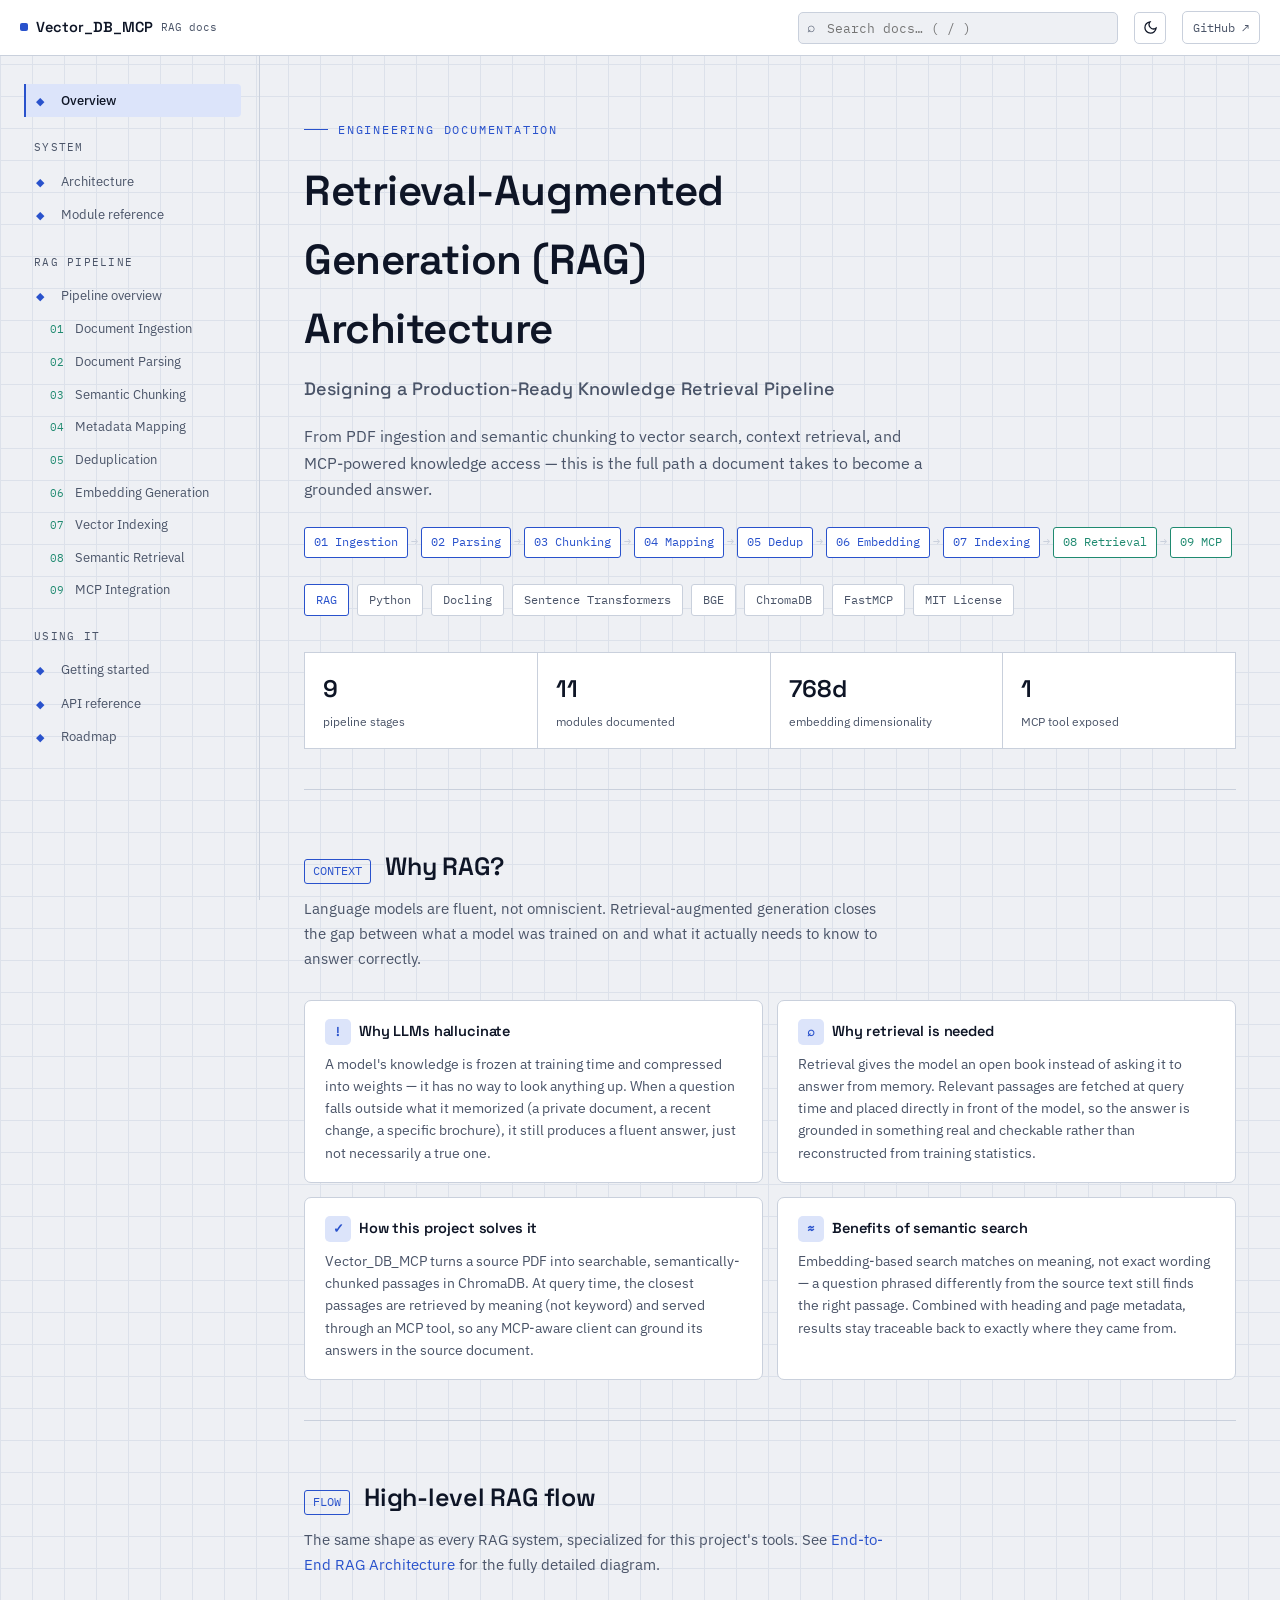
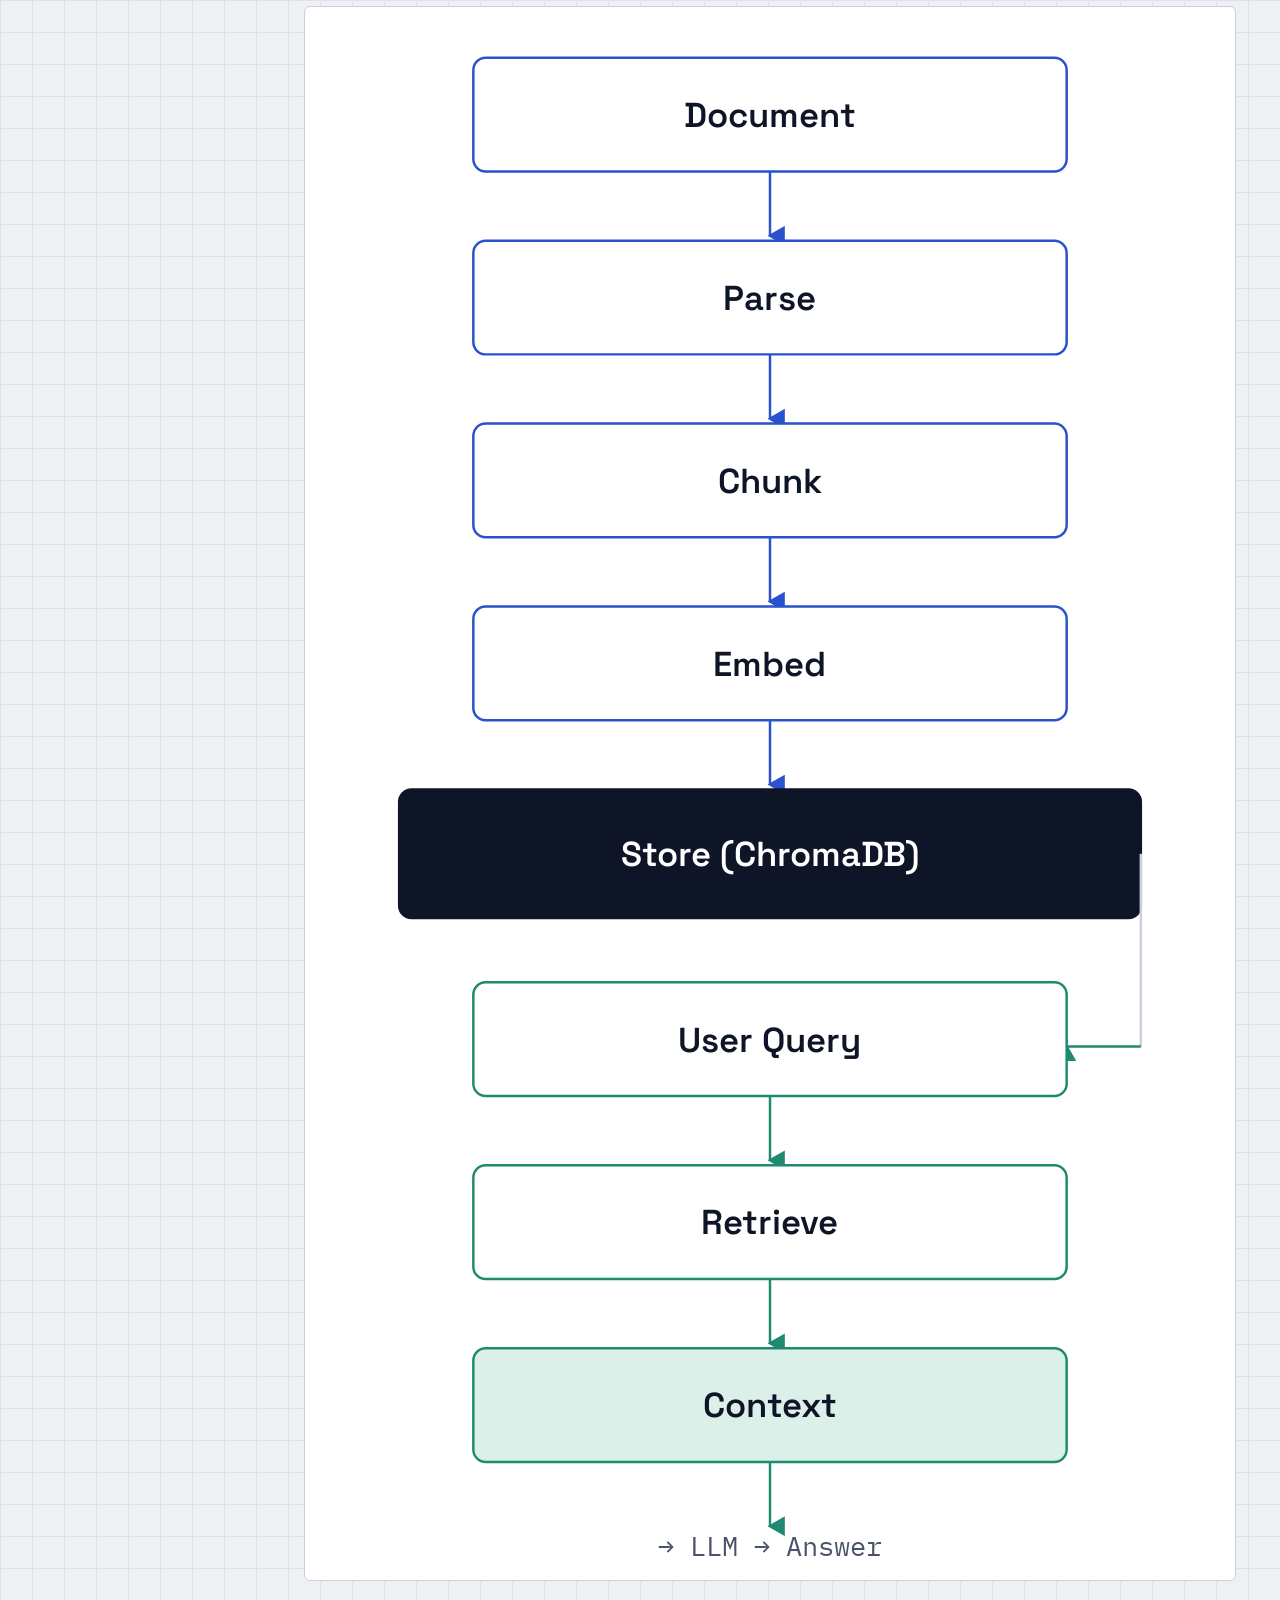
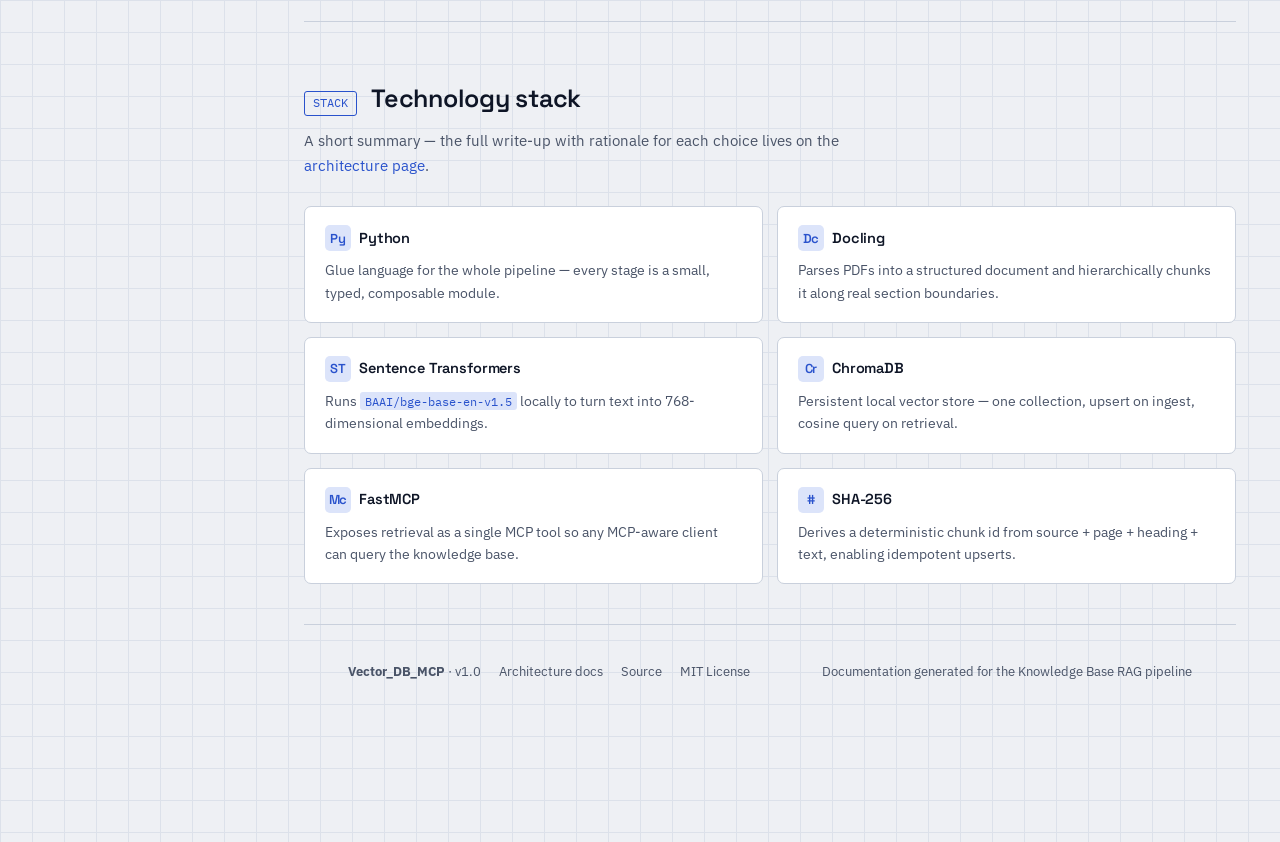
<file: docs/index.html>
<!DOCTYPE html>
<html lang="en">
<head>
<meta charset="UTF-8">
<title>Vector_DB_MCP — Retrieval-Augmented Generation (RAG) Architecture</title>
<meta name="description" content="Designing a production-ready knowledge retrieval pipeline: PDF ingestion, semantic chunking, vector search, and MCP-powered retrieval.">
<meta name="viewport" content="width=device-width, initial-scale=1.0">
<link rel="preconnect" href="https://fonts.googleapis.com">
<link href="https://fonts.googleapis.com/css2?family=Space+Grotesk:wght@400;500;600;700&family=IBM+Plex+Sans:wght@400;500;600&family=IBM+Plex+Mono:wght@400;500;600&display=swap" rel="stylesheet">
<link rel="stylesheet" href="css/style.css">
<link rel="stylesheet" href="css/dark-theme.css">
</head>
<body data-page="index.html">

<header class="topbar">
  <button class="menu-btn" id="menu-toggle" aria-label="Toggle navigation">☰</button>
  <div class="brand"><span class="dot"></span>Vector_DB_MCP <small>RAG docs</small></div>
  <div class="search-box">
    <input id="search-input" type="text" placeholder="Search docs… ( / )" autocomplete="off">
    <div class="search-results" id="search-results"></div>
  </div>
  <button class="theme-toggle" id="theme-toggle" aria-label="Toggle dark mode">
    <svg class="icon-moon" viewBox="0 0 24 24" fill="none" stroke="currentColor" stroke-width="2"><path d="M21 12.79A9 9 0 1 1 11.21 3 7 7 0 0 0 21 12.79z"/></svg>
    <svg class="icon-sun" viewBox="0 0 24 24" fill="none" stroke="currentColor" stroke-width="2"><circle cx="12" cy="12" r="4"/><path d="M12 2v2M12 20v2M4.93 4.93l1.41 1.41M17.66 17.66l1.41 1.41M2 12h2M20 12h2M6.34 17.66l-1.41 1.41M19.07 4.93l-1.41 1.41"/></svg>
  </button>
  <a class="gh-link" href="https://github.com/Sprcool/Vector_DB_MCP" target="_blank" rel="noopener">GitHub ↗</a>
</header>

<div class="shell">
  <nav class="sidebar" id="sidebar">
    <div class="grp">
      <ul>
        <li><a href="index.html"><span class="n">◆</span>Overview</a></li>
      </ul>
    </div>

    <div class="grp">
      <div class="grp-label">System</div>
      <ul>
        <li><a href="architecture.html"><span class="n">◆</span>Architecture</a></li>
        <li><a href="modules.html"><span class="n">◆</span>Module reference</a></li>
      </ul>
    </div>

    <div class="grp">
      <div class="grp-label">RAG pipeline</div>
      <ul>
        <li><a href="pipeline.html"><span class="n">◆</span>Pipeline overview</a></li>
        <li class="sub"><a href="pipeline.html#s01"><span class="n">01</span>Document Ingestion</a></li>
        <li class="sub"><a href="pipeline.html#s02"><span class="n">02</span>Document Parsing</a></li>
        <li class="sub"><a href="pipeline.html#s03"><span class="n">03</span>Semantic Chunking</a></li>
        <li class="sub"><a href="pipeline.html#s04"><span class="n">04</span>Metadata Mapping</a></li>
        <li class="sub"><a href="pipeline.html#s05"><span class="n">05</span>Deduplication</a></li>
        <li class="sub"><a href="pipeline.html#s06"><span class="n">06</span>Embedding Generation</a></li>
        <li class="sub"><a href="pipeline.html#s07"><span class="n">07</span>Vector Indexing</a></li>
        <li class="sub"><a href="pipeline.html#s08"><span class="n">08</span>Semantic Retrieval</a></li>
        <li class="sub"><a href="pipeline.html#s09"><span class="n">09</span>MCP Integration</a></li>
      </ul>
    </div>

    <div class="grp">
      <div class="grp-label">Using it</div>
      <ul>
        <li><a href="getting-started.html"><span class="n">◆</span>Getting started</a></li>
        <li><a href="api.html"><span class="n">◆</span>API reference</a></li>
        <li><a href="roadmap.html"><span class="n">◆</span>Roadmap</a></li>
      </ul>
    </div>
  </nav>

  <main>
    <div class="content wide">

      <section class="hero" id="top">
        <div class="eyebrow">Engineering Documentation</div>
        <h1>Retrieval-Augmented Generation (RAG) Architecture<span class="sub">Designing a Production-Ready Knowledge Retrieval Pipeline</span></h1>
        <p class="lede">From PDF ingestion and semantic chunking to vector search, context retrieval, and MCP-powered knowledge access — this is the full path a document takes to become a grounded answer.</p>

        <div class="flowline">
          <span class="step ingest">01 Ingestion</span><span class="arrow">→</span>
          <span class="step ingest">02 Parsing</span><span class="arrow">→</span>
          <span class="step ingest">03 Chunking</span><span class="arrow">→</span>
          <span class="step ingest">04 Mapping</span><span class="arrow">→</span>
          <span class="step ingest">05 Dedup</span><span class="arrow">→</span>
          <span class="step ingest">06 Embedding</span><span class="arrow">→</span>
          <span class="step ingest">07 Indexing</span><span class="arrow">→</span>
          <span class="step retrieve">08 Retrieval</span><span class="arrow">→</span>
          <span class="step retrieve">09 MCP</span>
        </div>

        <div class="chips">
          <span class="chip hi">RAG</span>
          <span class="chip">Python</span>
          <span class="chip">Docling</span>
          <span class="chip">Sentence Transformers</span>
          <span class="chip">BGE</span>
          <span class="chip">ChromaDB</span>
          <span class="chip">FastMCP</span>
          <span class="chip">MIT License</span>
        </div>

        <div class="stats">
          <div class="stat"><div class="num">9</div><div class="lbl">pipeline stages</div></div>
          <div class="stat"><div class="num">11</div><div class="lbl">modules documented</div></div>
          <div class="stat"><div class="num">768d</div><div class="lbl">embedding dimensionality</div></div>
          <div class="stat"><div class="num">1</div><div class="lbl">MCP tool exposed</div></div>
        </div>
      </section>

      <!-- ================= WHY RAG ================= -->
      <section id="why-rag">
        <div class="sec-head">
          <span class="tag">CONTEXT</span>
          <h2>Why RAG?</h2>
        </div>
        <p class="sec-sub">Language models are fluent, not omniscient. Retrieval-augmented generation closes the gap between what a model was trained on and what it actually needs to know to answer correctly.</p>

        <div class="card-grid">
          <div class="card">
            <h4><span class="icon">!</span>Why LLMs hallucinate</h4>
            <p>A model's knowledge is frozen at training time and compressed into weights — it has no way to look anything up. When a question falls outside what it memorized (a private document, a recent change, a specific brochure), it still produces a fluent answer, just not necessarily a true one.</p>
          </div>
          <div class="card">
            <h4><span class="icon">⌕</span>Why retrieval is needed</h4>
            <p>Retrieval gives the model an open book instead of asking it to answer from memory. Relevant passages are fetched at query time and placed directly in front of the model, so the answer is grounded in something real and checkable rather than reconstructed from training statistics.</p>
          </div>
          <div class="card">
            <h4><span class="icon">✓</span>How this project solves it</h4>
            <p>Vector_DB_MCP turns a source PDF into searchable, semantically-chunked passages in ChromaDB. At query time, the closest passages are retrieved by meaning (not keyword) and served through an MCP tool, so any MCP-aware client can ground its answers in the source document.</p>
          </div>
          <div class="card">
            <h4><span class="icon">≈</span>Benefits of semantic search</h4>
            <p>Embedding-based search matches on meaning, not exact wording — a question phrased differently from the source text still finds the right passage. Combined with heading and page metadata, results stay traceable back to exactly where they came from.</p>
          </div>
        </div>
      </section>

      <!-- ================= HIGH-LEVEL FLOW ================= -->
      <section id="flow">
        <div class="sec-head">
          <span class="tag">FLOW</span>
          <h2>High-level RAG flow</h2>
        </div>
        <p class="sec-sub">The same shape as every RAG system, specialized for this project's tools. See <a href="architecture.html">End-to-End RAG Architecture</a> for the fully detailed diagram.</p>

        <div class="diagram-frame narrow">
          <svg viewBox="0 0 360 620" xmlns="http://www.w3.org/2000/svg">
            <defs>
              <marker id="fa" markerWidth="8" markerHeight="8" refX="4" refY="6" orient="auto">
                <path d="M0,0 L8,0 L4,7 Z" fill="var(--accent)"/>
              </marker>
              <marker id="fa2" markerWidth="8" markerHeight="8" refX="4" refY="6" orient="auto">
                <path d="M0,0 L8,0 L4,7 Z" fill="var(--accent2)"/>
              </marker>
            </defs>
            <!-- nodes -->
            <g font-family="IBM Plex Mono" font-size="12">
              <rect x="60" y="10" width="240" height="46" rx="5" fill="var(--paper-raised)" stroke="var(--accent)"/>
              <text x="180" y="38" text-anchor="middle" fill="var(--ink)" font-family="Space Grotesk" font-weight="600" font-size="14">Document</text>

              <line x1="180" y1="56" x2="180" y2="82" stroke="var(--accent)" marker-end="url(#fa)"/>
              <rect x="60" y="84" width="240" height="46" rx="5" fill="var(--paper-raised)" stroke="var(--accent)"/>
              <text x="180" y="112" text-anchor="middle" fill="var(--ink)" font-family="Space Grotesk" font-weight="600" font-size="14">Parse</text>

              <line x1="180" y1="130" x2="180" y2="156" stroke="var(--accent)" marker-end="url(#fa)"/>
              <rect x="60" y="158" width="240" height="46" rx="5" fill="var(--paper-raised)" stroke="var(--accent)"/>
              <text x="180" y="186" text-anchor="middle" fill="var(--ink)" font-family="Space Grotesk" font-weight="600" font-size="14">Chunk</text>

              <line x1="180" y1="204" x2="180" y2="230" stroke="var(--accent)" marker-end="url(#fa)"/>
              <rect x="60" y="232" width="240" height="46" rx="5" fill="var(--paper-raised)" stroke="var(--accent)"/>
              <text x="180" y="260" text-anchor="middle" fill="var(--ink)" font-family="Space Grotesk" font-weight="600" font-size="14">Embed</text>

              <line x1="180" y1="278" x2="180" y2="304" stroke="var(--accent)" marker-end="url(#fa)"/>
              <rect x="30" y="306" width="300" height="52" rx="5" fill="var(--hub)" stroke="var(--hub)"/>
              <text x="180" y="337" text-anchor="middle" fill="var(--hub-text)" font-family="Space Grotesk" font-weight="600" font-size="14">Store (ChromaDB)</text>

              <line x1="330" y1="332" x2="330" y2="410" stroke="var(--line)"/>
              <line x1="330" y1="410" x2="300" y2="410" stroke="var(--accent2)" marker-end="url(#fa2)"/>
              <rect x="60" y="384" width="240" height="46" rx="5" fill="var(--paper-raised)" stroke="var(--accent2)"/>
              <text x="180" y="412" text-anchor="middle" fill="var(--ink)" font-family="Space Grotesk" font-weight="600" font-size="14">User Query</text>

              <line x1="180" y1="430" x2="180" y2="456" stroke="var(--accent2)" marker-end="url(#fa2)"/>
              <rect x="60" y="458" width="240" height="46" rx="5" fill="var(--paper-raised)" stroke="var(--accent2)"/>
              <text x="180" y="486" text-anchor="middle" fill="var(--ink)" font-family="Space Grotesk" font-weight="600" font-size="14">Retrieve</text>

              <line x1="180" y1="504" x2="180" y2="530" stroke="var(--accent2)" marker-end="url(#fa2)"/>
              <rect x="60" y="532" width="240" height="46" rx="5" fill="var(--accent2-soft)" stroke="var(--accent2)"/>
              <text x="180" y="560" text-anchor="middle" fill="var(--ink)" font-family="Space Grotesk" font-weight="600" font-size="14">Context</text>

              <line x1="180" y1="578" x2="180" y2="604" stroke="var(--accent2)" marker-end="url(#fa2)"/>
            </g>
            <text x="180" y="616" text-anchor="middle" fill="var(--ink-soft)" font-family="IBM Plex Mono" font-size="11">→ LLM → Answer</text>
          </svg>
        </div>
      </section>

      <!-- ================= TECH STACK SUMMARY ================= -->
      <section id="stack">
        <div class="sec-head">
          <span class="tag">STACK</span>
          <h2>Technology stack</h2>
        </div>
        <p class="sec-sub">A short summary — the full write-up with rationale for each choice lives on the <a href="architecture.html#stack">architecture page</a>.</p>
        <div class="card-grid">
          <div class="card"><h4><span class="icon">Py</span>Python</h4><p>Glue language for the whole pipeline — every stage is a small, typed, composable module.</p></div>
          <div class="card"><h4><span class="icon">Dc</span>Docling</h4><p>Parses PDFs into a structured document and hierarchically chunks it along real section boundaries.</p></div>
          <div class="card"><h4><span class="icon">ST</span>Sentence Transformers</h4><p>Runs <code>BAAI/bge-base-en-v1.5</code> locally to turn text into 768-dimensional embeddings.</p></div>
          <div class="card"><h4><span class="icon">Cr</span>ChromaDB</h4><p>Persistent local vector store — one collection, upsert on ingest, cosine query on retrieval.</p></div>
          <div class="card"><h4><span class="icon">Mc</span>FastMCP</h4><p>Exposes retrieval as a single MCP tool so any MCP-aware client can query the knowledge base.</p></div>
          <div class="card"><h4><span class="icon">#</span>SHA-256</h4><p>Derives a deterministic chunk id from source + page + heading + text, enabling idempotent upserts.</p></div>
        </div>
      </section>

    </div>

    <footer class="site-footer">
      <div class="fl">
        <span><b>Vector_DB_MCP</b> · v1.0</span>
        <a href="architecture.html">Architecture docs</a>
        <a href="https://github.com/Sprcool/Vector_DB_MCP" target="_blank" rel="noopener">Source</a>
        <span>MIT License</span>
      </div>
      <span>Documentation generated for the Knowledge Base RAG pipeline</span>
    </footer>
  </main>
</div>

<script src="js/darkmode.js"></script>
<script src="js/navigation.js"></script>
<script src="js/search.js"></script>
</body>
</html>
</file>
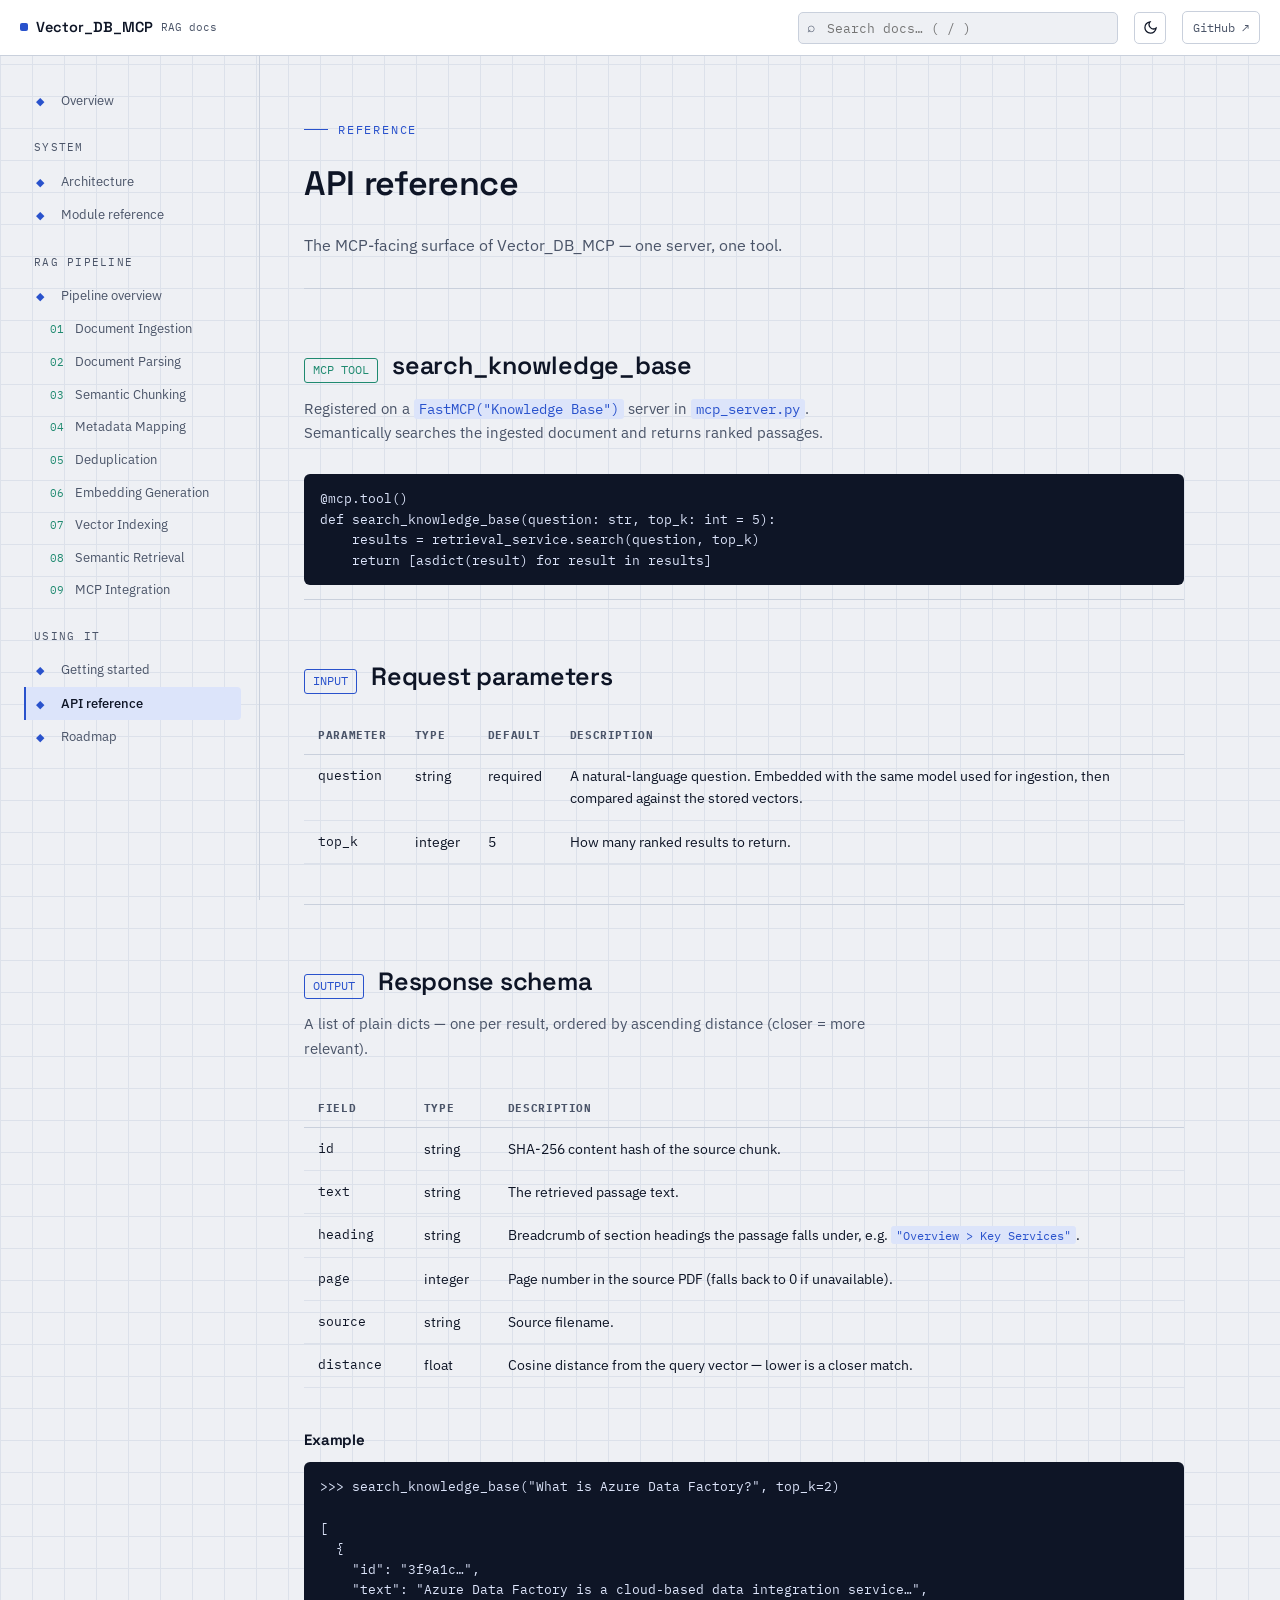
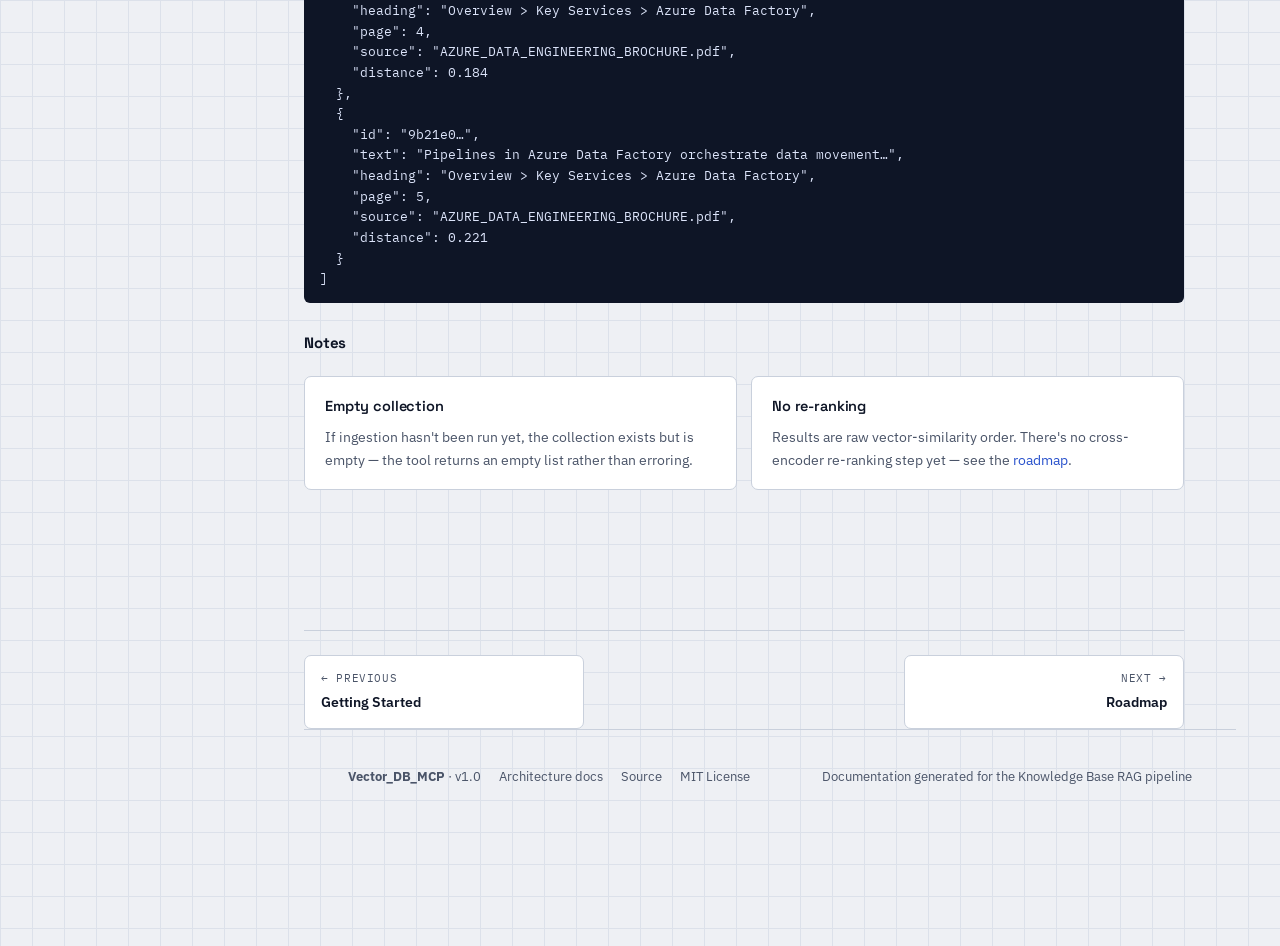
<file: docs/api.html>
<!DOCTYPE html>
<html lang="en">
<head>
<meta charset="UTF-8">
<title>API Reference — Vector_DB_MCP RAG Documentation</title>
<meta name="viewport" content="width=device-width, initial-scale=1.0">
<link rel="preconnect" href="https://fonts.googleapis.com">
<link href="https://fonts.googleapis.com/css2?family=Space+Grotesk:wght@400;500;600;700&family=IBM+Plex+Sans:wght@400;500;600&family=IBM+Plex+Mono:wght@400;500;600&display=swap" rel="stylesheet">
<link rel="stylesheet" href="css/style.css">
<link rel="stylesheet" href="css/dark-theme.css">
</head>
<body data-page="api.html">

<header class="topbar">
  <button class="menu-btn" id="menu-toggle" aria-label="Toggle navigation">☰</button>
  <div class="brand"><span class="dot"></span>Vector_DB_MCP <small>RAG docs</small></div>
  <div class="search-box">
    <input id="search-input" type="text" placeholder="Search docs… ( / )" autocomplete="off">
    <div class="search-results" id="search-results"></div>
  </div>
  <button class="theme-toggle" id="theme-toggle" aria-label="Toggle dark mode">
    <svg class="icon-moon" viewBox="0 0 24 24" fill="none" stroke="currentColor" stroke-width="2"><path d="M21 12.79A9 9 0 1 1 11.21 3 7 7 0 0 0 21 12.79z"/></svg>
    <svg class="icon-sun" viewBox="0 0 24 24" fill="none" stroke="currentColor" stroke-width="2"><circle cx="12" cy="12" r="4"/><path d="M12 2v2M12 20v2M4.93 4.93l1.41 1.41M17.66 17.66l1.41 1.41M2 12h2M20 12h2M6.34 17.66l-1.41 1.41M19.07 4.93l-1.41 1.41"/></svg>
  </button>
  <a class="gh-link" href="https://github.com/Sprcool/Vector_DB_MCP" target="_blank" rel="noopener">GitHub ↗</a>
</header>

<div class="shell">
  <nav class="sidebar" id="sidebar">
    <div class="grp">
      <ul>
        <li><a href="index.html"><span class="n">◆</span>Overview</a></li>
      </ul>
    </div>

    <div class="grp">
      <div class="grp-label">System</div>
      <ul>
        <li><a href="architecture.html"><span class="n">◆</span>Architecture</a></li>
        <li><a href="modules.html"><span class="n">◆</span>Module reference</a></li>
      </ul>
    </div>

    <div class="grp">
      <div class="grp-label">RAG pipeline</div>
      <ul>
        <li><a href="pipeline.html"><span class="n">◆</span>Pipeline overview</a></li>
        <li class="sub"><a href="pipeline.html#s01"><span class="n">01</span>Document Ingestion</a></li>
        <li class="sub"><a href="pipeline.html#s02"><span class="n">02</span>Document Parsing</a></li>
        <li class="sub"><a href="pipeline.html#s03"><span class="n">03</span>Semantic Chunking</a></li>
        <li class="sub"><a href="pipeline.html#s04"><span class="n">04</span>Metadata Mapping</a></li>
        <li class="sub"><a href="pipeline.html#s05"><span class="n">05</span>Deduplication</a></li>
        <li class="sub"><a href="pipeline.html#s06"><span class="n">06</span>Embedding Generation</a></li>
        <li class="sub"><a href="pipeline.html#s07"><span class="n">07</span>Vector Indexing</a></li>
        <li class="sub"><a href="pipeline.html#s08"><span class="n">08</span>Semantic Retrieval</a></li>
        <li class="sub"><a href="pipeline.html#s09"><span class="n">09</span>MCP Integration</a></li>
      </ul>
    </div>

    <div class="grp">
      <div class="grp-label">Using it</div>
      <ul>
        <li><a href="getting-started.html"><span class="n">◆</span>Getting started</a></li>
        <li><a href="api.html"><span class="n">◆</span>API reference</a></li>
        <li><a href="roadmap.html"><span class="n">◆</span>Roadmap</a></li>
      </ul>
    </div>
  </nav>

  <main>
    <div class="content">

      <section class="hero" id="top" style="padding-bottom:8px;">
        <div class="eyebrow">Reference</div>
        <h1 style="font-size:34px;">API reference</h1>
        <p class="lede">The MCP-facing surface of Vector_DB_MCP — one server, one tool.</p>
      </section>

      <section id="search-tool" style="border-top:1px solid var(--line); margin-top:8px;">
        <div class="sec-head retrieve"><span class="tag">MCP TOOL</span><h2>search_knowledge_base</h2></div>
        <p class="sec-sub">Registered on a <code>FastMCP("Knowledge Base")</code> server in <code>mcp_server.py</code>. Semantically searches the ingested document and returns ranked passages.</p>
        <pre>@mcp.tool()
def search_knowledge_base(question: str, top_k: int = 5):
    results = retrieval_service.search(question, top_k)
    return [asdict(result) for result in results]</pre>
      </section>

      <section id="params">
        <div class="sec-head"><span class="tag">INPUT</span><h2>Request parameters</h2></div>
        <table>
          <thead><tr><th>Parameter</th><th>Type</th><th>Default</th><th>Description</th></tr></thead>
          <tbody>
            <tr><td class="file">question</td><td>string</td><td>required</td><td>A natural-language question. Embedded with the same model used for ingestion, then compared against the stored vectors.</td></tr>
            <tr><td class="file">top_k</td><td>integer</td><td>5</td><td>How many ranked results to return.</td></tr>
          </tbody>
        </table>
      </section>

      <section id="response">
        <div class="sec-head"><span class="tag">OUTPUT</span><h2>Response schema</h2></div>
        <p class="sec-sub">A list of plain dicts — one per result, ordered by ascending distance (closer = more relevant).</p>
        <table>
          <thead><tr><th>Field</th><th>Type</th><th>Description</th></tr></thead>
          <tbody>
            <tr><td class="file">id</td><td>string</td><td>SHA-256 content hash of the source chunk.</td></tr>
            <tr><td class="file">text</td><td>string</td><td>The retrieved passage text.</td></tr>
            <tr><td class="file">heading</td><td>string</td><td>Breadcrumb of section headings the passage falls under, e.g. <code>"Overview &gt; Key Services"</code>.</td></tr>
            <tr><td class="file">page</td><td>integer</td><td>Page number in the source PDF (falls back to 0 if unavailable).</td></tr>
            <tr><td class="file">source</td><td>string</td><td>Source filename.</td></tr>
            <tr><td class="file">distance</td><td>float</td><td>Cosine distance from the query vector — lower is a closer match.</td></tr>
          </tbody>
        </table>

        <h3 style="font-size:15px; margin:28px 0 10px;">Example</h3>
        <pre>&gt;&gt;&gt; search_knowledge_base("What is Azure Data Factory?", top_k=2)

[
  {
    "id": "3f9a1c…",
    "text": "Azure Data Factory is a cloud-based data integration service…",
    "heading": "Overview &gt; Key Services &gt; Azure Data Factory",
    "page": 4,
    "source": "AZURE_DATA_ENGINEERING_BROCHURE.pdf",
    "distance": 0.184
  },
  {
    "id": "9b21e0…",
    "text": "Pipelines in Azure Data Factory orchestrate data movement…",
    "heading": "Overview &gt; Key Services &gt; Azure Data Factory",
    "page": 5,
    "source": "AZURE_DATA_ENGINEERING_BROCHURE.pdf",
    "distance": 0.221
  }
]</pre>

        <h3 style="font-size:15px; margin:28px 0 10px;">Notes</h3>
        <div class="card-grid">
          <div class="card"><h4>Empty collection</h4><p>If ingestion hasn't been run yet, the collection exists but is empty — the tool returns an empty list rather than erroring.</p></div>
          <div class="card"><h4>No re-ranking</h4><p>Results are raw vector-similarity order. There's no cross-encoder re-ranking step yet — see the <a href="roadmap.html">roadmap</a>.</p></div>
        </div>
      </section>

    </div>

    <div class="content">
      <div id="page-nav" class="page-nav"></div>
    </div>

    <footer class="site-footer">
      <div class="fl">
        <span><b>Vector_DB_MCP</b> · v1.0</span>
        <a href="architecture.html">Architecture docs</a>
        <a href="https://github.com/Sprcool/Vector_DB_MCP" target="_blank" rel="noopener">Source</a>
        <span>MIT License</span>
      </div>
      <span>Documentation generated for the Knowledge Base RAG pipeline</span>
    </footer>
  </main>
</div>

<script src="js/darkmode.js"></script>
<script src="js/navigation.js"></script>
<script src="js/search.js"></script>
</body>
</html>
</file>
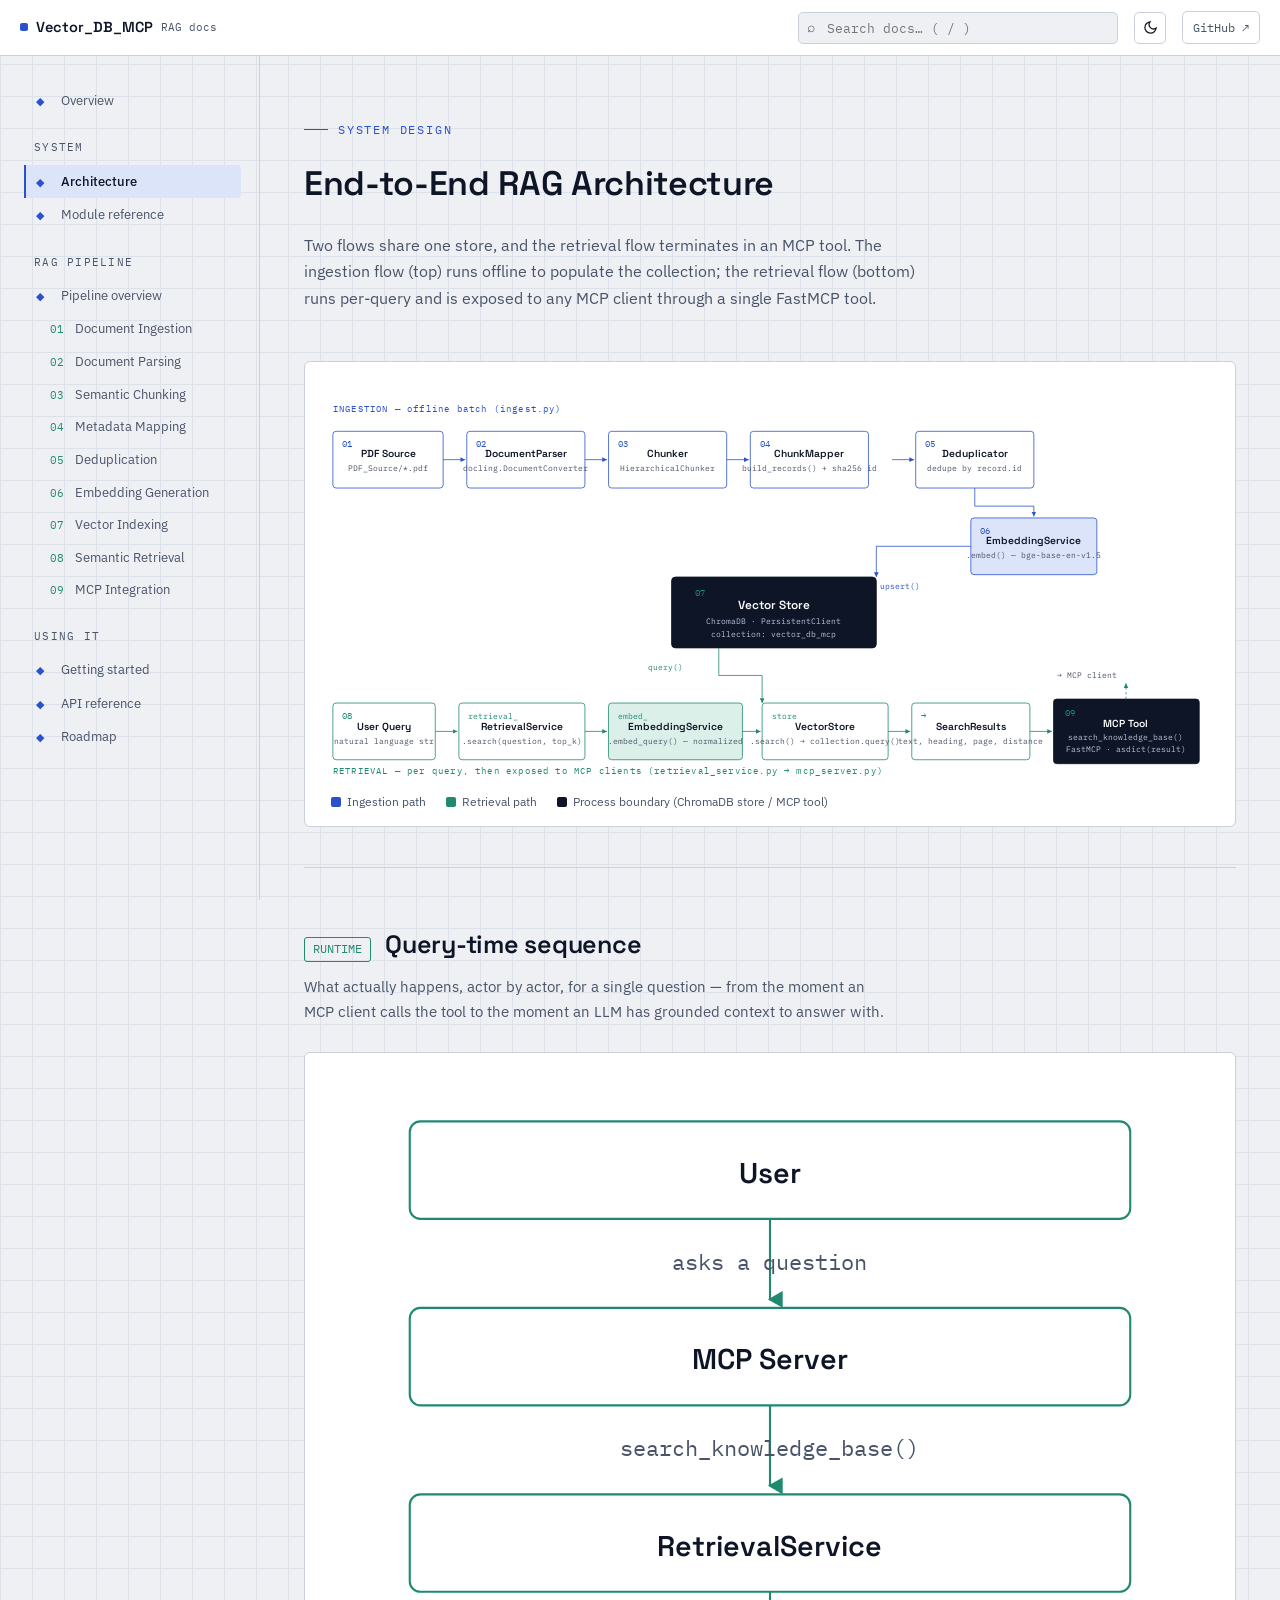
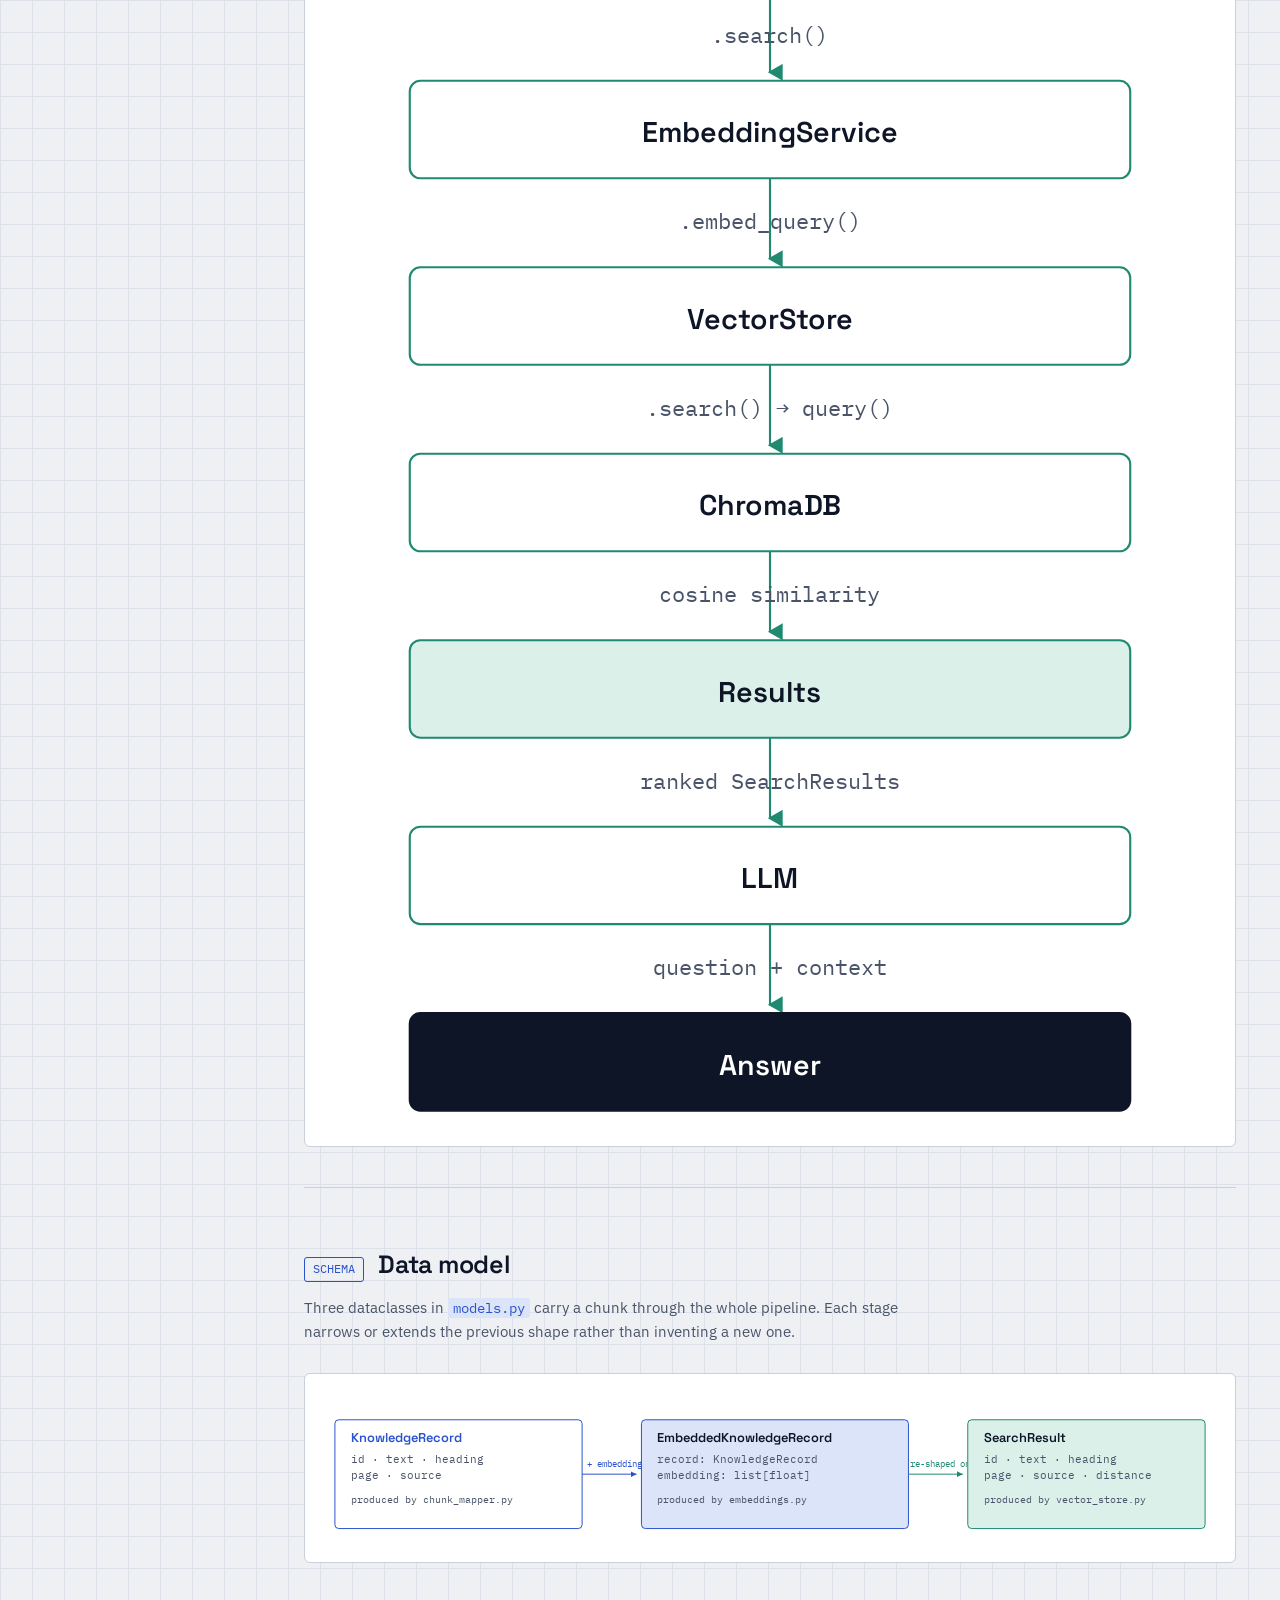
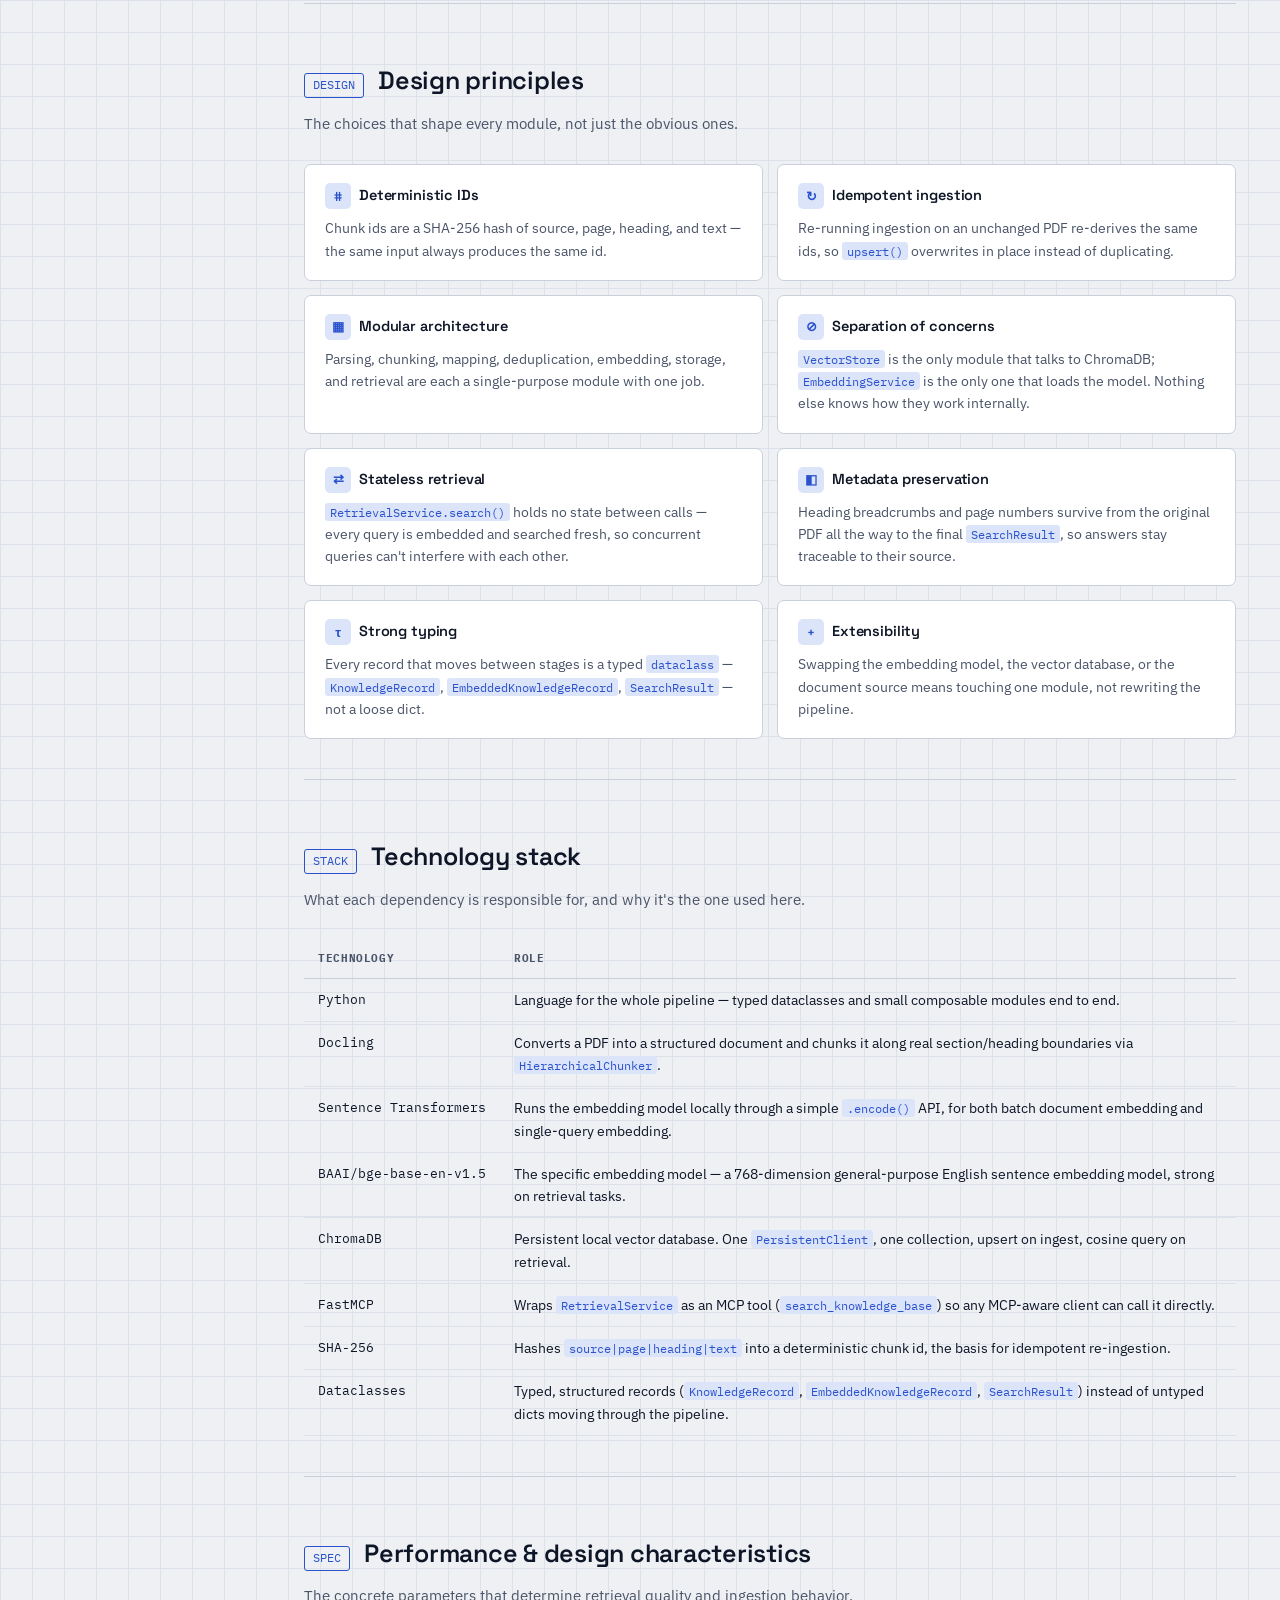
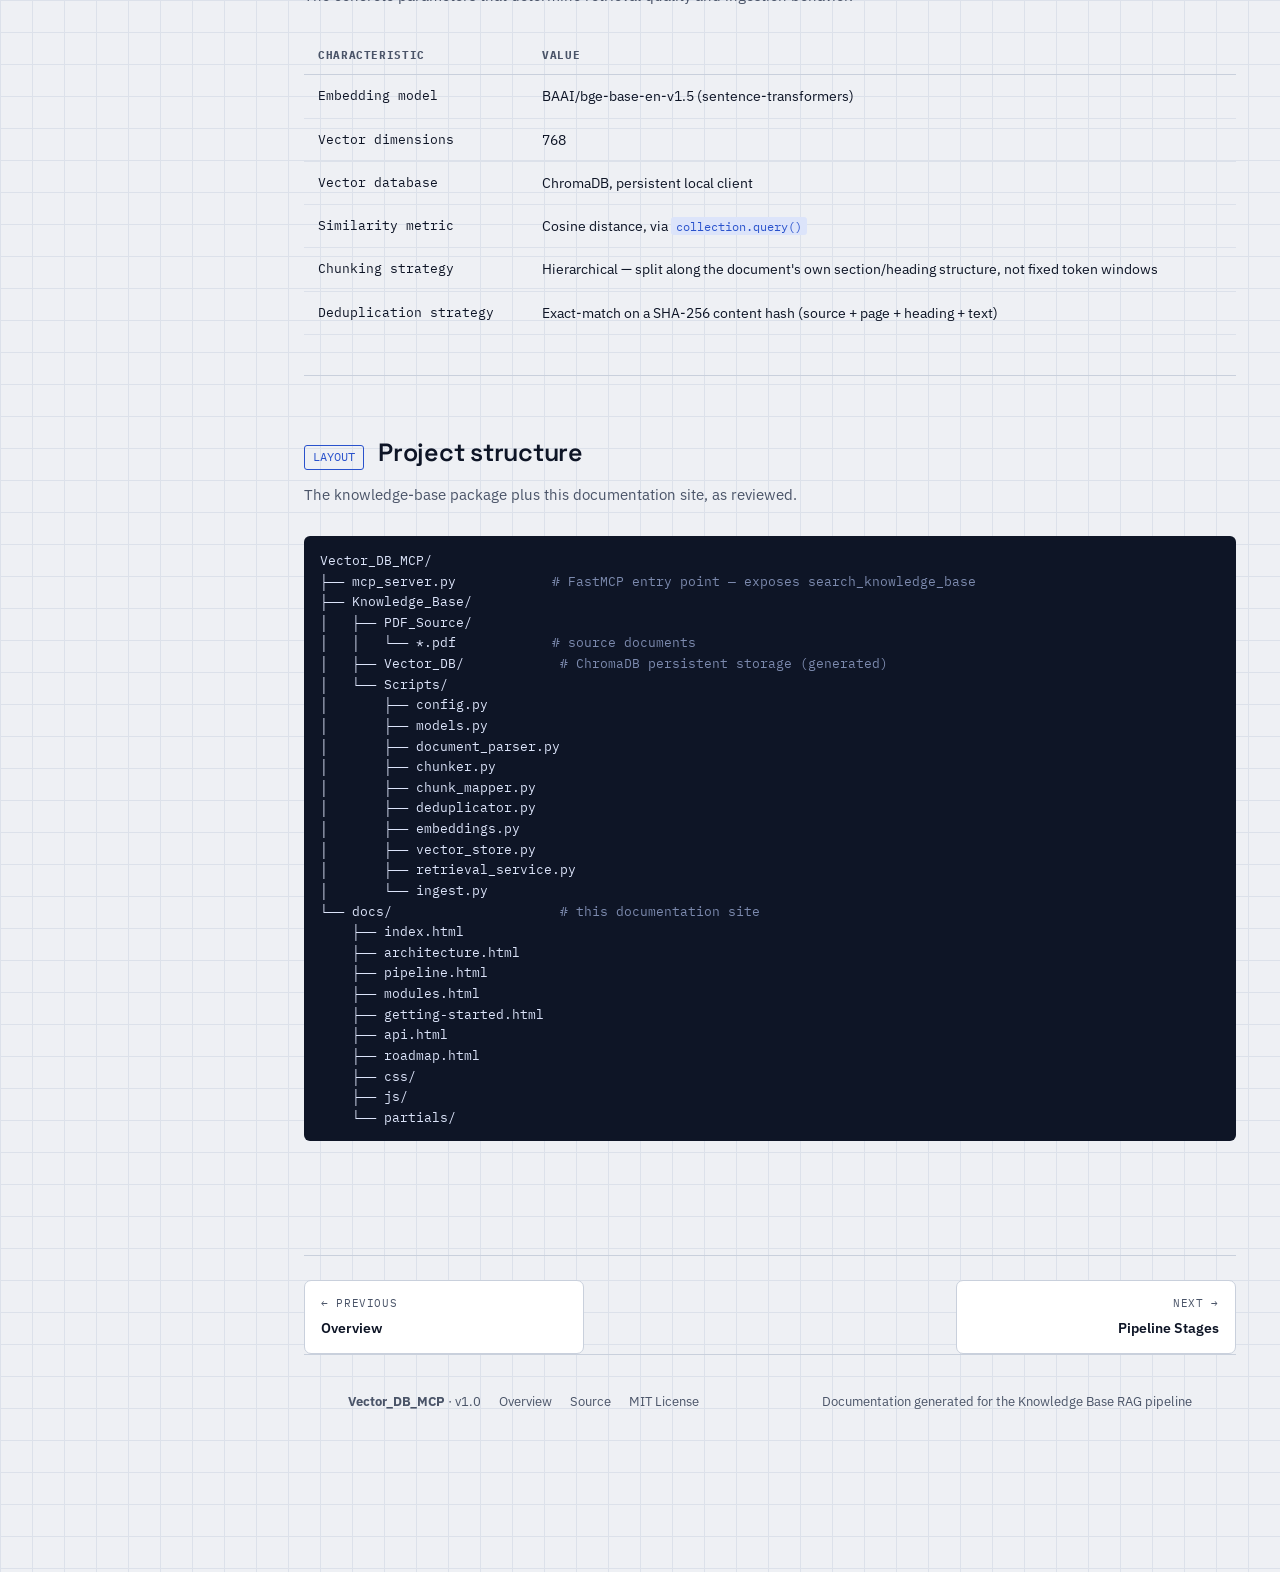
<file: docs/architecture.html>
<!DOCTYPE html>
<html lang="en">
<head>
<meta charset="UTF-8">
<title>End-to-End RAG Architecture — Vector_DB_MCP</title>
<meta name="viewport" content="width=device-width, initial-scale=1.0">
<link rel="preconnect" href="https://fonts.googleapis.com">
<link href="https://fonts.googleapis.com/css2?family=Space+Grotesk:wght@400;500;600;700&family=IBM+Plex+Sans:wght@400;500;600&family=IBM+Plex+Mono:wght@400;500;600&display=swap" rel="stylesheet">
<link rel="stylesheet" href="css/style.css">
<link rel="stylesheet" href="css/dark-theme.css">
</head>
<body data-page="architecture.html">

<header class="topbar">
  <button class="menu-btn" id="menu-toggle" aria-label="Toggle navigation">☰</button>
  <div class="brand"><span class="dot"></span>Vector_DB_MCP <small>RAG docs</small></div>
  <div class="search-box">
    <input id="search-input" type="text" placeholder="Search docs… ( / )" autocomplete="off">
    <div class="search-results" id="search-results"></div>
  </div>
  <button class="theme-toggle" id="theme-toggle" aria-label="Toggle dark mode">
    <svg class="icon-moon" viewBox="0 0 24 24" fill="none" stroke="currentColor" stroke-width="2"><path d="M21 12.79A9 9 0 1 1 11.21 3 7 7 0 0 0 21 12.79z"/></svg>
    <svg class="icon-sun" viewBox="0 0 24 24" fill="none" stroke="currentColor" stroke-width="2"><circle cx="12" cy="12" r="4"/><path d="M12 2v2M12 20v2M4.93 4.93l1.41 1.41M17.66 17.66l1.41 1.41M2 12h2M20 12h2M6.34 17.66l-1.41 1.41M19.07 4.93l-1.41 1.41"/></svg>
  </button>
  <a class="gh-link" href="https://github.com/Sprcool/Vector_DB_MCP" target="_blank" rel="noopener">GitHub ↗</a>
</header>

<div class="shell">
  <nav class="sidebar" id="sidebar">
    <div class="grp">
      <ul>
        <li><a href="index.html"><span class="n">◆</span>Overview</a></li>
      </ul>
    </div>

    <div class="grp">
      <div class="grp-label">System</div>
      <ul>
        <li><a href="architecture.html"><span class="n">◆</span>Architecture</a></li>
        <li><a href="modules.html"><span class="n">◆</span>Module reference</a></li>
      </ul>
    </div>

    <div class="grp">
      <div class="grp-label">RAG pipeline</div>
      <ul>
        <li><a href="pipeline.html"><span class="n">◆</span>Pipeline overview</a></li>
        <li class="sub"><a href="pipeline.html#s01"><span class="n">01</span>Document Ingestion</a></li>
        <li class="sub"><a href="pipeline.html#s02"><span class="n">02</span>Document Parsing</a></li>
        <li class="sub"><a href="pipeline.html#s03"><span class="n">03</span>Semantic Chunking</a></li>
        <li class="sub"><a href="pipeline.html#s04"><span class="n">04</span>Metadata Mapping</a></li>
        <li class="sub"><a href="pipeline.html#s05"><span class="n">05</span>Deduplication</a></li>
        <li class="sub"><a href="pipeline.html#s06"><span class="n">06</span>Embedding Generation</a></li>
        <li class="sub"><a href="pipeline.html#s07"><span class="n">07</span>Vector Indexing</a></li>
        <li class="sub"><a href="pipeline.html#s08"><span class="n">08</span>Semantic Retrieval</a></li>
        <li class="sub"><a href="pipeline.html#s09"><span class="n">09</span>MCP Integration</a></li>
      </ul>
    </div>

    <div class="grp">
      <div class="grp-label">Using it</div>
      <ul>
        <li><a href="getting-started.html"><span class="n">◆</span>Getting started</a></li>
        <li><a href="api.html"><span class="n">◆</span>API reference</a></li>
        <li><a href="roadmap.html"><span class="n">◆</span>Roadmap</a></li>
      </ul>
    </div>
  </nav>

  <main>
    <div class="content wide">

      <section class="hero" id="top" style="padding-bottom:8px;">
        <div class="eyebrow">System design</div>
        <h1 style="font-size:34px;">End-to-End RAG Architecture</h1>
        <p class="lede">Two flows share one store, and the retrieval flow terminates in an MCP tool. The ingestion flow (top) runs offline to populate the collection; the retrieval flow (bottom) runs per-query and is exposed to any MCP client through a single FastMCP tool.</p>
      </section>

      <section id="architecture" style="border-top:none; padding-top:8px;">
        <div class="diagram-frame">
        <svg viewBox="0 0 1130 500" xmlns="http://www.w3.org/2000/svg">
          <defs>
            <marker id="arrow-i" markerWidth="8" markerHeight="8" refX="6" refY="3" orient="auto">
              <path d="M0,0 L6,3 L0,6 Z" fill="var(--accent)"/>
            </marker>
            <marker id="arrow-r" markerWidth="8" markerHeight="8" refX="6" refY="3" orient="auto">
              <path d="M0,0 L6,3 L0,6 Z" fill="var(--accent2)"/>
            </marker>
          </defs>

          <!-- row labels -->
          <text x="10" y="30" class="mono" font-family="IBM Plex Mono" font-size="11" fill="var(--accent)" letter-spacing="1.5">INGESTION — offline batch (ingest.py)</text>
          <text x="10" y="490" class="mono" font-family="IBM Plex Mono" font-size="11" fill="var(--accent2)" letter-spacing="1.5">RETRIEVAL — per query, then exposed to MCP clients (retrieval_service.py → mcp_server.py)</text>

          <!-- ===== TOP ROW (ingestion) ===== -->
          <!-- 1 PDF Source -->
          <g>
            <rect x="10" y="55" width="140" height="72" rx="4" fill="var(--paper-raised)" stroke="var(--accent)"/>
            <text x="22" y="75" font-family="IBM Plex Mono" font-size="11" fill="var(--accent)">01</text>
            <text x="80" y="88" text-anchor="middle" font-family="Space Grotesk" font-weight="600" font-size="13" fill="var(--ink)">PDF Source</text>
            <text x="80" y="106" text-anchor="middle" font-family="IBM Plex Mono" font-size="10.5" fill="var(--ink-soft)">PDF_Source/*.pdf</text>
          </g>
          <line x1="150" y1="91" x2="178" y2="91" stroke="var(--accent)" marker-end="url(#arrow-i)"/>

          <!-- 2 document_parser -->
          <g>
            <rect x="180" y="55" width="150" height="72" rx="4" fill="var(--paper-raised)" stroke="var(--accent)"/>
            <text x="192" y="75" font-family="IBM Plex Mono" font-size="11" fill="var(--accent)">02</text>
            <text x="255" y="88" text-anchor="middle" font-family="Space Grotesk" font-weight="600" font-size="13" fill="var(--ink)">DocumentParser</text>
            <text x="255" y="106" text-anchor="middle" font-family="IBM Plex Mono" font-size="10.5" fill="var(--ink-soft)">docling.DocumentConverter</text>
          </g>
          <line x1="330" y1="91" x2="358" y2="91" stroke="var(--accent)" marker-end="url(#arrow-i)"/>

          <!-- 3 chunker -->
          <g>
            <rect x="360" y="55" width="150" height="72" rx="4" fill="var(--paper-raised)" stroke="var(--accent)"/>
            <text x="372" y="75" font-family="IBM Plex Mono" font-size="11" fill="var(--accent)">03</text>
            <text x="435" y="88" text-anchor="middle" font-family="Space Grotesk" font-weight="600" font-size="13" fill="var(--ink)">Chunker</text>
            <text x="435" y="106" text-anchor="middle" font-family="IBM Plex Mono" font-size="10.5" fill="var(--ink-soft)">HierarchicalChunker</text>
          </g>
          <line x1="510" y1="91" x2="538" y2="91" stroke="var(--accent)" marker-end="url(#arrow-i)"/>

          <!-- 4 chunk_mapper -->
          <g>
            <rect x="540" y="55" width="150" height="72" rx="4" fill="var(--paper-raised)" stroke="var(--accent)"/>
            <text x="552" y="75" font-family="IBM Plex Mono" font-size="11" fill="var(--accent)">04</text>
            <text x="615" y="88" text-anchor="middle" font-family="Space Grotesk" font-weight="600" font-size="13" fill="var(--ink)">ChunkMapper</text>
            <text x="615" y="106" text-anchor="middle" font-family="IBM Plex Mono" font-size="10.5" fill="var(--ink-soft)">build_records() + sha256 id</text>
          </g>
          <line x1="720" y1="91" x2="748" y2="91" stroke="var(--accent)" marker-end="url(#arrow-i)"/>

          <!-- 5 deduplicator -->
          <g>
            <rect x="750" y="55" width="150" height="72" rx="4" fill="var(--paper-raised)" stroke="var(--accent)"/>
            <text x="762" y="75" font-family="IBM Plex Mono" font-size="11" fill="var(--accent)">05</text>
            <text x="825" y="88" text-anchor="middle" font-family="Space Grotesk" font-weight="600" font-size="13" fill="var(--ink)">Deduplicator</text>
            <text x="825" y="106" text-anchor="middle" font-family="IBM Plex Mono" font-size="10.5" fill="var(--ink-soft)">dedupe by record.id</text>
          </g>

          <!-- elbow: deduplicator down then right, into embed -->
          <path d="M 825 127 L 825 150 L 900 150 L 900 163" fill="none" stroke="var(--accent)" marker-end="url(#arrow-i)"/>

          <!-- 6 Embed (placed row2 right side) -->
          <g>
            <rect x="820" y="165" width="160" height="72" rx="4" fill="var(--accent-soft)" stroke="var(--accent)"/>
            <text x="832" y="185" font-family="IBM Plex Mono" font-size="11" fill="var(--accent)">06</text>
            <text x="900" y="198" text-anchor="middle" font-family="Space Grotesk" font-weight="600" font-size="13" fill="var(--ink)">EmbeddingService</text>
            <text x="900" y="216" text-anchor="middle" font-family="IBM Plex Mono" font-size="10.5" fill="var(--ink-soft)">.embed() — bge-base-en-v1.5</text>
          </g>

          <!-- Embed down to hub -->
          <path d="M 820 201 L 700 201 L 700 240" fill="none" stroke="var(--accent)" marker-end="url(#arrow-i)"/>

          <!-- ===== HUB ===== -->
          <g>
            <rect x="440" y="240" width="260" height="90" rx="5" fill="var(--hub)" stroke="var(--hub)"/>
            <text x="470" y="264" font-family="IBM Plex Mono" font-size="11" fill="var(--accent2)">07</text>
            <text x="570" y="280" text-anchor="middle" font-family="Space Grotesk" font-weight="600" font-size="15" fill="var(--hub-text)">Vector Store</text>
            <text x="570" y="300" text-anchor="middle" font-family="IBM Plex Mono" font-size="10.5" fill="var(--hub-text-soft)">ChromaDB · PersistentClient</text>
            <text x="570" y="316" text-anchor="middle" font-family="IBM Plex Mono" font-size="10.5" fill="var(--hub-text-soft)">collection: vector_db_mcp</text>
          </g>
          <text x="705" y="255" font-family="IBM Plex Mono" font-size="10" fill="var(--accent)">upsert()</text>

          <!-- hub down to retrieval search -->
          <path d="M 500 330 L 500 365 L 555 365 L 555 400" fill="none" stroke="var(--accent2)" marker-end="url(#arrow-r)"/>
          <text x="410" y="358" font-family="IBM Plex Mono" font-size="10" fill="var(--accent2)">query()</text>

          <!-- ===== BOTTOM ROW (retrieval), right to left flow visually but logical order left->right ===== -->
          <!-- 8a Query -->
          <g>
            <rect x="10" y="400" width="130" height="72" rx="4" fill="var(--paper-raised)" stroke="var(--accent2)"/>
            <text x="22" y="420" font-family="IBM Plex Mono" font-size="11" fill="var(--accent2)">08</text>
            <text x="75" y="434" text-anchor="middle" font-family="Space Grotesk" font-weight="600" font-size="13" fill="var(--ink)">User Query</text>
            <text x="75" y="452" text-anchor="middle" font-family="IBM Plex Mono" font-size="10.5" fill="var(--ink-soft)">natural language str</text>
          </g>
          <line x1="140" y1="436" x2="168" y2="436" stroke="var(--accent2)" marker-end="url(#arrow-r)"/>

          <!-- 8b RetrievalService -->
          <g>
            <rect x="170" y="400" width="160" height="72" rx="4" fill="var(--paper-raised)" stroke="var(--accent2)"/>
            <text x="182" y="420" font-family="IBM Plex Mono" font-size="10.5" fill="var(--accent2)">retrieval_</text>
            <text x="250" y="434" text-anchor="middle" font-family="Space Grotesk" font-weight="600" font-size="13" fill="var(--ink)">RetrievalService</text>
            <text x="250" y="452" text-anchor="middle" font-family="IBM Plex Mono" font-size="10.5" fill="var(--ink-soft)">.search(question, top_k)</text>
          </g>
          <line x1="330" y1="436" x2="358" y2="436" stroke="var(--accent2)" marker-end="url(#arrow-r)"/>

          <!-- 8c embed_query -->
          <g>
            <rect x="360" y="400" width="170" height="72" rx="4" fill="var(--accent2-soft)" stroke="var(--accent2)"/>
            <text x="372" y="420" font-family="IBM Plex Mono" font-size="10.5" fill="var(--accent2)">embed_</text>
            <text x="445" y="434" text-anchor="middle" font-family="Space Grotesk" font-weight="600" font-size="13" fill="var(--ink)">EmbeddingService</text>
            <text x="445" y="452" text-anchor="middle" font-family="IBM Plex Mono" font-size="10.5" fill="var(--ink-soft)">.embed_query() — normalized</text>
          </g>
          <line x1="530" y1="436" x2="553" y2="436" stroke="var(--accent2)" marker-end="url(#arrow-r)"/>

          <!-- 8d VectorStore.search -->
          <g>
            <rect x="555" y="400" width="160" height="72" rx="4" fill="var(--paper-raised)" stroke="var(--accent2)"/>
            <text x="567" y="420" font-family="IBM Plex Mono" font-size="10.5" fill="var(--accent2)">store</text>
            <text x="635" y="434" text-anchor="middle" font-family="Space Grotesk" font-weight="600" font-size="13" fill="var(--ink)">VectorStore</text>
            <text x="635" y="452" text-anchor="middle" font-family="IBM Plex Mono" font-size="10.5" fill="var(--ink-soft)">.search() → collection.query()</text>
          </g>
          <line x1="715" y1="436" x2="743" y2="436" stroke="var(--accent2)" marker-end="url(#arrow-r)"/>

          <!-- 8e Results -->
          <g>
            <rect x="745" y="400" width="150" height="72" rx="4" fill="var(--paper-raised)" stroke="var(--accent2)"/>
            <text x="757" y="420" font-family="IBM Plex Mono" font-size="11" fill="var(--accent2)">→</text>
            <text x="820" y="434" text-anchor="middle" font-family="Space Grotesk" font-weight="600" font-size="13" fill="var(--ink)">SearchResults</text>
            <text x="820" y="452" text-anchor="middle" font-family="IBM Plex Mono" font-size="10.5" fill="var(--ink-soft)">text, heading, page, distance</text>
          </g>
          <line x1="895" y1="436" x2="923" y2="436" stroke="var(--accent2)" marker-end="url(#arrow-r)"/>

          <!-- 9 MCP tool boundary -->
          <g>
            <rect x="925" y="395" width="185" height="82" rx="4" fill="var(--hub)" stroke="var(--hub)" stroke-dasharray="0"/>
            <text x="939" y="416" font-family="IBM Plex Mono" font-size="11" fill="var(--accent2)">09</text>
            <text x="1017" y="430" text-anchor="middle" font-family="Space Grotesk" font-weight="600" font-size="13" fill="var(--hub-text)">MCP Tool</text>
            <text x="1017" y="447" text-anchor="middle" font-family="IBM Plex Mono" font-size="10" fill="var(--hub-text-soft)">search_knowledge_base()</text>
            <text x="1017" y="462" text-anchor="middle" font-family="IBM Plex Mono" font-size="10" fill="var(--hub-text-soft)">FastMCP · asdict(result)</text>
          </g>
          <path d="M 1017 395 L 1017 375" stroke="var(--accent2)" stroke-dasharray="3,3" marker-end="url(#arrow-r)"/>
          <text x="930" y="368" font-family="IBM Plex Mono" font-size="10" fill="var(--ink-soft)">→ MCP client</text>

        </svg>
        <div class="legend">
          <span><i style="background:var(--accent)"></i>Ingestion path</span>
          <span><i style="background:var(--accent2)"></i>Retrieval path</span>
          <span><i style="background:var(--hub)"></i>Process boundary (ChromaDB store / MCP tool)</span>
        </div>
      </div>
      </section>

      <!-- ================= SEQUENCE DIAGRAM ================= -->
      <section id="sequence">
        <div class="sec-head retrieve">
          <span class="tag">RUNTIME</span>
          <h2>Query-time sequence</h2>
        </div>
        <p class="sec-sub">What actually happens, actor by actor, for a single question — from the moment an MCP client calls the tool to the moment an LLM has grounded context to answer with.</p>

        <div class="diagram-frame narrow">
          <svg viewBox="0 0 420 780" xmlns="http://www.w3.org/2000/svg">
            <defs>
              <marker id="sa" markerWidth="8" markerHeight="8" refX="4" refY="6" orient="auto">
                <path d="M0,0 L8,0 L4,7 Z" fill="var(--accent2)"/>
              </marker>
            </defs>
            <g font-family="Space Grotesk" font-weight="600" font-size="13.5">
              <rect x="40" y="20" width="340" height="46" rx="5" fill="var(--paper-raised)" stroke="var(--accent2)"/>
              <text x="210" y="49" text-anchor="middle" fill="var(--ink)">User</text>
              <line x1="210" y1="66" x2="210" y2="104" stroke="var(--accent2)" marker-end="url(#sa)"/>
              <text x="210" y="90" text-anchor="middle" font-family="IBM Plex Mono" font-weight="400" font-size="10.5" fill="var(--ink-soft)">asks a question</text>
              <rect x="40" y="108" width="340" height="46" rx="5" fill="var(--paper-raised)" stroke="var(--accent2)"/>
              <text x="210" y="137" text-anchor="middle" fill="var(--ink)">MCP Server</text>
              <line x1="210" y1="154" x2="210" y2="192" stroke="var(--accent2)" marker-end="url(#sa)"/>
              <text x="210" y="178" text-anchor="middle" font-family="IBM Plex Mono" font-weight="400" font-size="10.5" fill="var(--ink-soft)">search_knowledge_base()</text>
              <rect x="40" y="196" width="340" height="46" rx="5" fill="var(--paper-raised)" stroke="var(--accent2)"/>
              <text x="210" y="225" text-anchor="middle" fill="var(--ink)">RetrievalService</text>
              <line x1="210" y1="242" x2="210" y2="280" stroke="var(--accent2)" marker-end="url(#sa)"/>
              <text x="210" y="266" text-anchor="middle" font-family="IBM Plex Mono" font-weight="400" font-size="10.5" fill="var(--ink-soft)">.search()</text>
              <rect x="40" y="284" width="340" height="46" rx="5" fill="var(--paper-raised)" stroke="var(--accent2)"/>
              <text x="210" y="313" text-anchor="middle" fill="var(--ink)">EmbeddingService</text>
              <line x1="210" y1="330" x2="210" y2="368" stroke="var(--accent2)" marker-end="url(#sa)"/>
              <text x="210" y="354" text-anchor="middle" font-family="IBM Plex Mono" font-weight="400" font-size="10.5" fill="var(--ink-soft)">.embed_query()</text>
              <rect x="40" y="372" width="340" height="46" rx="5" fill="var(--paper-raised)" stroke="var(--accent2)"/>
              <text x="210" y="401" text-anchor="middle" fill="var(--ink)">VectorStore</text>
              <line x1="210" y1="418" x2="210" y2="456" stroke="var(--accent2)" marker-end="url(#sa)"/>
              <text x="210" y="442" text-anchor="middle" font-family="IBM Plex Mono" font-weight="400" font-size="10.5" fill="var(--ink-soft)">.search() → query()</text>
              <rect x="40" y="460" width="340" height="46" rx="5" fill="var(--paper-raised)" stroke="var(--accent2)"/>
              <text x="210" y="489" text-anchor="middle" fill="var(--ink)">ChromaDB</text>
              <line x1="210" y1="506" x2="210" y2="544" stroke="var(--accent2)" marker-end="url(#sa)"/>
              <text x="210" y="530" text-anchor="middle" font-family="IBM Plex Mono" font-weight="400" font-size="10.5" fill="var(--ink-soft)">cosine similarity</text>
              <rect x="40" y="548" width="340" height="46" rx="5" fill="var(--accent2-soft)" stroke="var(--accent2)"/>
              <text x="210" y="577" text-anchor="middle" fill="var(--ink)">Results</text>
              <line x1="210" y1="594" x2="210" y2="632" stroke="var(--accent2)" marker-end="url(#sa)"/>
              <text x="210" y="618" text-anchor="middle" font-family="IBM Plex Mono" font-weight="400" font-size="10.5" fill="var(--ink-soft)">ranked SearchResults</text>
              <rect x="40" y="636" width="340" height="46" rx="5" fill="var(--paper-raised)" stroke="var(--accent2)"/>
              <text x="210" y="665" text-anchor="middle" fill="var(--ink)">LLM</text>
              <line x1="210" y1="682" x2="210" y2="720" stroke="var(--accent2)" marker-end="url(#sa)"/>
              <text x="210" y="706" text-anchor="middle" font-family="IBM Plex Mono" font-weight="400" font-size="10.5" fill="var(--ink-soft)">question + context</text>
              <rect x="40" y="724" width="340" height="46" rx="5" fill="var(--hub)" stroke="var(--hub)"/>
              <text x="210" y="753" text-anchor="middle" fill="var(--hub-text)">Answer</text>
            </g>
          </svg>
        </div>
      </section>

      <!-- ================= DATA MODEL ================= -->
      <section id="model">
        <div class="sec-head">
          <span class="tag">SCHEMA</span>
          <h2>Data model</h2>
        </div>
        <p class="sec-sub">Three dataclasses in <code>models.py</code> carry a chunk through the whole pipeline. Each stage narrows or extends the previous shape rather than inventing a new one.</p>
        <div class="diagram-frame">
        <svg viewBox="0 0 900 150" xmlns="http://www.w3.org/2000/svg">
          <defs>
            <marker id="arrow-i" markerWidth="8" markerHeight="8" refX="6" refY="3" orient="auto">
              <path d="M0,0 L6,3 L0,6 Z" fill="var(--accent)"/>
            </marker>
            <marker id="arrow-r" markerWidth="8" markerHeight="8" refX="6" refY="3" orient="auto">
              <path d="M0,0 L6,3 L0,6 Z" fill="var(--accent2)"/>
            </marker>
          </defs>
          <rect x="10" y="20" width="250" height="110" rx="4" fill="var(--paper-raised)" stroke="var(--accent)"/>
          <text x="26" y="42" font-family="Space Grotesk" font-weight="600" font-size="13" fill="var(--accent)">KnowledgeRecord</text>
          <text x="26" y="64" font-family="IBM Plex Mono" font-size="11" fill="var(--ink-soft)">id · text · heading</text>
          <text x="26" y="80" font-family="IBM Plex Mono" font-size="11" fill="var(--ink-soft)">page · source</text>
          <text x="26" y="104" font-family="IBM Plex Mono" font-size="10" fill="var(--ink-soft)">produced by chunk_mapper.py</text>

          <line x1="260" y1="75" x2="315" y2="75" stroke="var(--accent)" marker-end="url(#arrow-i)"/>
          <text x="265" y="68" font-family="IBM Plex Mono" font-size="9.5" fill="var(--accent)">+ embedding</text>

          <rect x="320" y="20" width="270" height="110" rx="4" fill="var(--accent-soft)" stroke="var(--accent)"/>
          <text x="336" y="42" font-family="Space Grotesk" font-weight="600" font-size="13" fill="var(--ink)">EmbeddedKnowledgeRecord</text>
          <text x="336" y="64" font-family="IBM Plex Mono" font-size="11" fill="var(--ink-soft)">record: KnowledgeRecord</text>
          <text x="336" y="80" font-family="IBM Plex Mono" font-size="11" fill="var(--ink-soft)">embedding: list[float]</text>
          <text x="336" y="104" font-family="IBM Plex Mono" font-size="10" fill="var(--ink-soft)">produced by embeddings.py</text>

          <line x1="590" y1="75" x2="645" y2="75" stroke="var(--accent2)" marker-end="url(#arrow-r)"/>
          <text x="592" y="68" font-family="IBM Plex Mono" font-size="9.5" fill="var(--accent2)">re-shaped on query</text>

          <rect x="650" y="20" width="240" height="110" rx="4" fill="var(--accent2-soft)" stroke="var(--accent2)"/>
          <text x="666" y="42" font-family="Space Grotesk" font-weight="600" font-size="13" fill="var(--ink)">SearchResult</text>
          <text x="666" y="64" font-family="IBM Plex Mono" font-size="11" fill="var(--ink-soft)">id · text · heading</text>
          <text x="666" y="80" font-family="IBM Plex Mono" font-size="11" fill="var(--ink-soft)">page · source · distance</text>
          <text x="666" y="104" font-family="IBM Plex Mono" font-size="10" fill="var(--ink-soft)">produced by vector_store.py</text>
        </svg>
        </div>
      </section>

      <!-- ================= DESIGN PRINCIPLES ================= -->
      <section id="principles">
        <div class="sec-head">
          <span class="tag">DESIGN</span>
          <h2>Design principles</h2>
        </div>
        <p class="sec-sub">The choices that shape every module, not just the obvious ones.</p>
        <div class="card-grid">
          <div class="card"><h4><span class="icon">#</span>Deterministic IDs</h4><p>Chunk ids are a SHA-256 hash of source, page, heading, and text — the same input always produces the same id.</p></div>
          <div class="card"><h4><span class="icon">↻</span>Idempotent ingestion</h4><p>Re-running ingestion on an unchanged PDF re-derives the same ids, so <code>upsert()</code> overwrites in place instead of duplicating.</p></div>
          <div class="card"><h4><span class="icon">▦</span>Modular architecture</h4><p>Parsing, chunking, mapping, deduplication, embedding, storage, and retrieval are each a single-purpose module with one job.</p></div>
          <div class="card"><h4><span class="icon">⊘</span>Separation of concerns</h4><p><code>VectorStore</code> is the only module that talks to ChromaDB; <code>EmbeddingService</code> is the only one that loads the model. Nothing else knows how they work internally.</p></div>
          <div class="card"><h4><span class="icon">⇄</span>Stateless retrieval</h4><p><code>RetrievalService.search()</code> holds no state between calls — every query is embedded and searched fresh, so concurrent queries can't interfere with each other.</p></div>
          <div class="card"><h4><span class="icon">◧</span>Metadata preservation</h4><p>Heading breadcrumbs and page numbers survive from the original PDF all the way to the final <code>SearchResult</code>, so answers stay traceable to their source.</p></div>
          <div class="card"><h4><span class="icon">τ</span>Strong typing</h4><p>Every record that moves between stages is a typed <code>dataclass</code> — <code>KnowledgeRecord</code>, <code>EmbeddedKnowledgeRecord</code>, <code>SearchResult</code> — not a loose dict.</p></div>
          <div class="card"><h4><span class="icon">+</span>Extensibility</h4><p>Swapping the embedding model, the vector database, or the document source means touching one module, not rewriting the pipeline.</p></div>
        </div>
      </section>

      <!-- ================= TECH STACK ================= -->
      <section id="stack">
        <div class="sec-head">
          <span class="tag">STACK</span>
          <h2>Technology stack</h2>
        </div>
        <p class="sec-sub">What each dependency is responsible for, and why it's the one used here.</p>
        <table>
          <thead><tr><th>Technology</th><th>Role</th></tr></thead>
          <tbody>
            <tr><td class="file">Python</td><td>Language for the whole pipeline — typed dataclasses and small composable modules end to end.</td></tr>
            <tr><td class="file">Docling</td><td>Converts a PDF into a structured document and chunks it along real section/heading boundaries via <code>HierarchicalChunker</code>.</td></tr>
            <tr><td class="file">Sentence Transformers</td><td>Runs the embedding model locally through a simple <code>.encode()</code> API, for both batch document embedding and single-query embedding.</td></tr>
            <tr><td class="file">BAAI/bge-base-en-v1.5</td><td>The specific embedding model — a 768-dimension general-purpose English sentence embedding model, strong on retrieval tasks.</td></tr>
            <tr><td class="file">ChromaDB</td><td>Persistent local vector database. One <code>PersistentClient</code>, one collection, upsert on ingest, cosine query on retrieval.</td></tr>
            <tr><td class="file">FastMCP</td><td>Wraps <code>RetrievalService</code> as an MCP tool (<code>search_knowledge_base</code>) so any MCP-aware client can call it directly.</td></tr>
            <tr><td class="file">SHA-256</td><td>Hashes <code>source|page|heading|text</code> into a deterministic chunk id, the basis for idempotent re-ingestion.</td></tr>
            <tr><td class="file">Dataclasses</td><td>Typed, structured records (<code>KnowledgeRecord</code>, <code>EmbeddedKnowledgeRecord</code>, <code>SearchResult</code>) instead of untyped dicts moving through the pipeline.</td></tr>
          </tbody>
        </table>
      </section>

      <!-- ================= PERFORMANCE ================= -->
      <section id="performance">
        <div class="sec-head">
          <span class="tag">SPEC</span>
          <h2>Performance &amp; design characteristics</h2>
        </div>
        <p class="sec-sub">The concrete parameters that determine retrieval quality and ingestion behavior.</p>
        <table>
          <thead><tr><th>Characteristic</th><th>Value</th></tr></thead>
          <tbody>
            <tr><td class="file">Embedding model</td><td>BAAI/bge-base-en-v1.5 (sentence-transformers)</td></tr>
            <tr><td class="file">Vector dimensions</td><td>768</td></tr>
            <tr><td class="file">Vector database</td><td>ChromaDB, persistent local client</td></tr>
            <tr><td class="file">Similarity metric</td><td>Cosine distance, via <code>collection.query()</code></td></tr>
            <tr><td class="file">Chunking strategy</td><td>Hierarchical — split along the document's own section/heading structure, not fixed token windows</td></tr>
            <tr><td class="file">Deduplication strategy</td><td>Exact-match on a SHA-256 content hash (source + page + heading + text)</td></tr>
          </tbody>
        </table>
      </section>

      <!-- ================= PROJECT STRUCTURE ================= -->
      <section id="structure">
        <div class="sec-head">
          <span class="tag">LAYOUT</span>
          <h2>Project structure</h2>
        </div>
        <p class="sec-sub">The knowledge-base package plus this documentation site, as reviewed.</p>
        <pre>Vector_DB_MCP/
├── mcp_server.py            <span class="cm"># FastMCP entry point — exposes search_knowledge_base</span>
├── Knowledge_Base/
│   ├── PDF_Source/
│   │   └── *.pdf            <span class="cm"># source documents</span>
│   ├── Vector_DB/            <span class="cm"># ChromaDB persistent storage (generated)</span>
│   └── Scripts/
│       ├── config.py
│       ├── models.py
│       ├── document_parser.py
│       ├── chunker.py
│       ├── chunk_mapper.py
│       ├── deduplicator.py
│       ├── embeddings.py
│       ├── vector_store.py
│       ├── retrieval_service.py
│       └── ingest.py
└── docs/                     <span class="cm"># this documentation site</span>
    ├── index.html
    ├── architecture.html
    ├── pipeline.html
    ├── modules.html
    ├── getting-started.html
    ├── api.html
    ├── roadmap.html
    ├── css/
    ├── js/
    └── partials/</pre>
      </section>

    </div>

    <div class="content wide">
      <div id="page-nav" class="page-nav"></div>
    </div>

    <footer class="site-footer">
      <div class="fl">
        <span><b>Vector_DB_MCP</b> · v1.0</span>
        <a href="index.html">Overview</a>
        <a href="https://github.com/Sprcool/Vector_DB_MCP" target="_blank" rel="noopener">Source</a>
        <span>MIT License</span>
      </div>
      <span>Documentation generated for the Knowledge Base RAG pipeline</span>
    </footer>
  </main>
</div>

<script src="js/darkmode.js"></script>
<script src="js/navigation.js"></script>
<script src="js/search.js"></script>
</body>
</html>
</file>
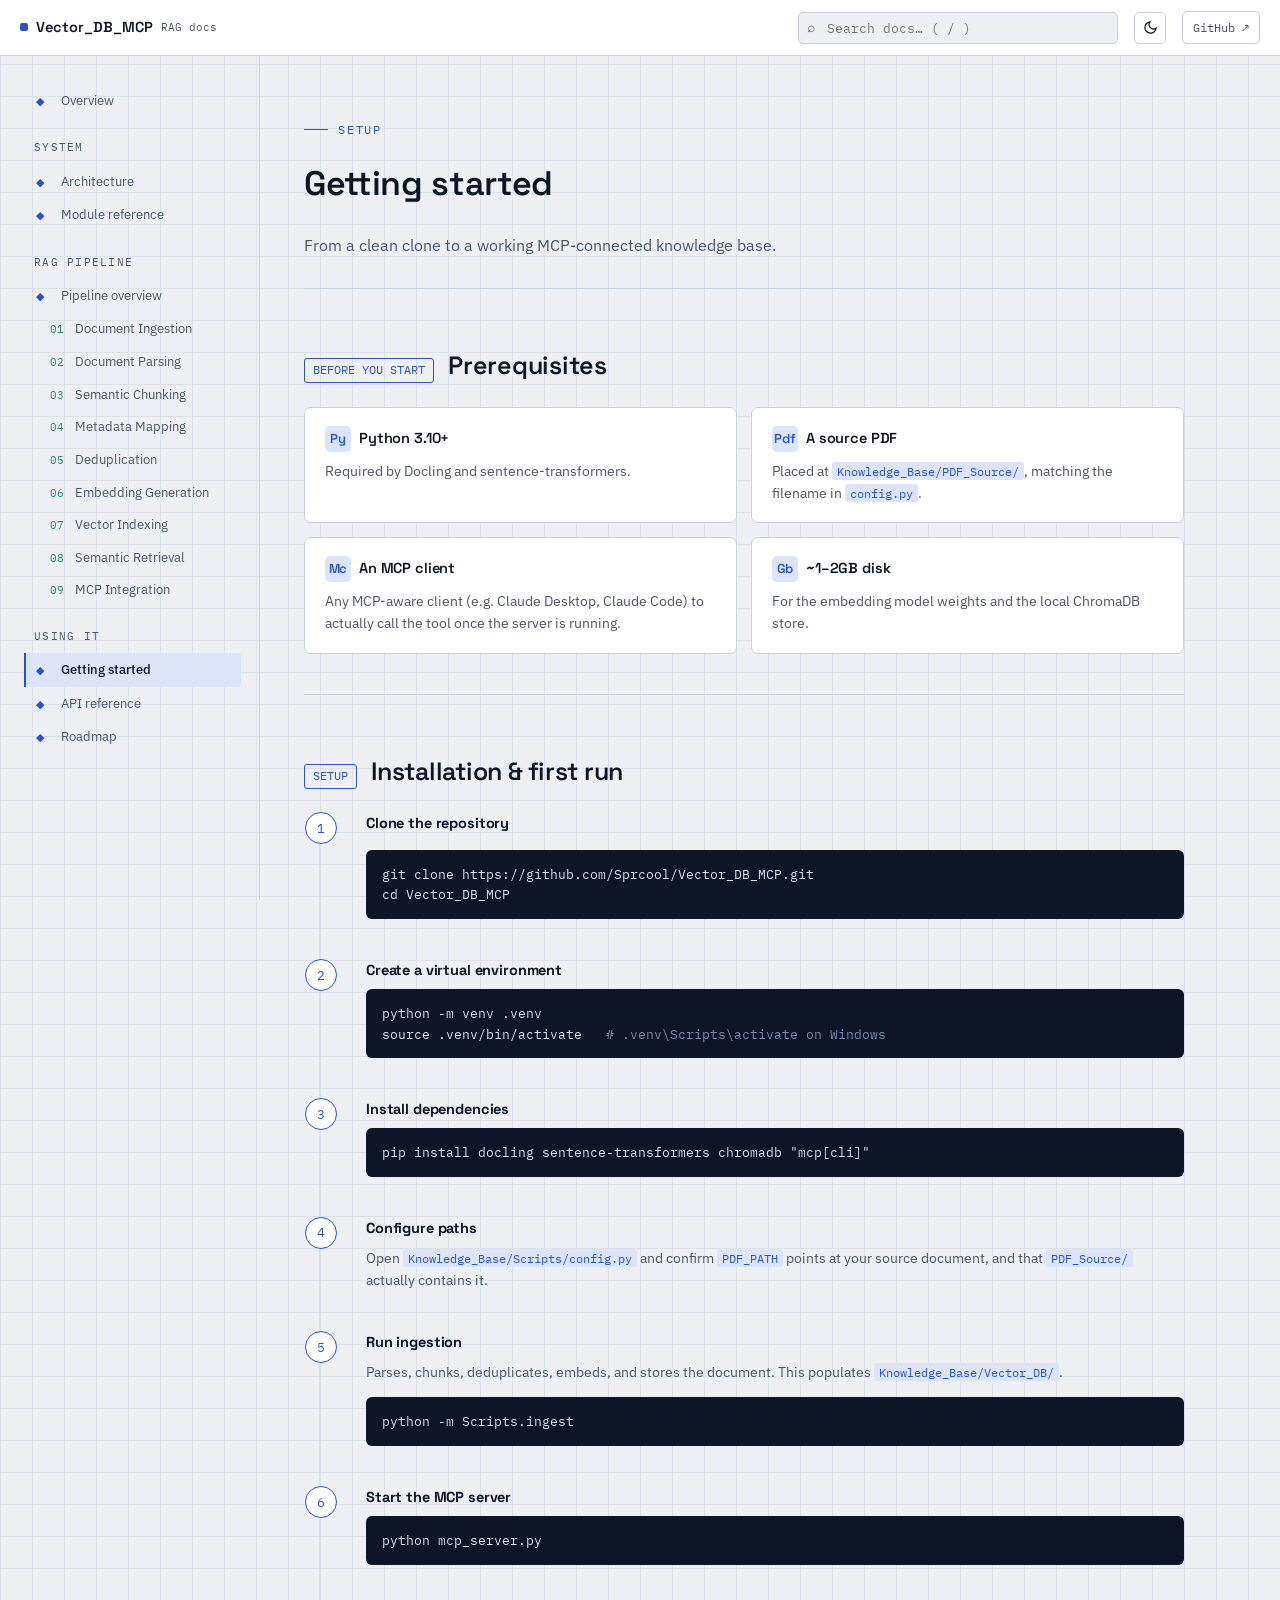
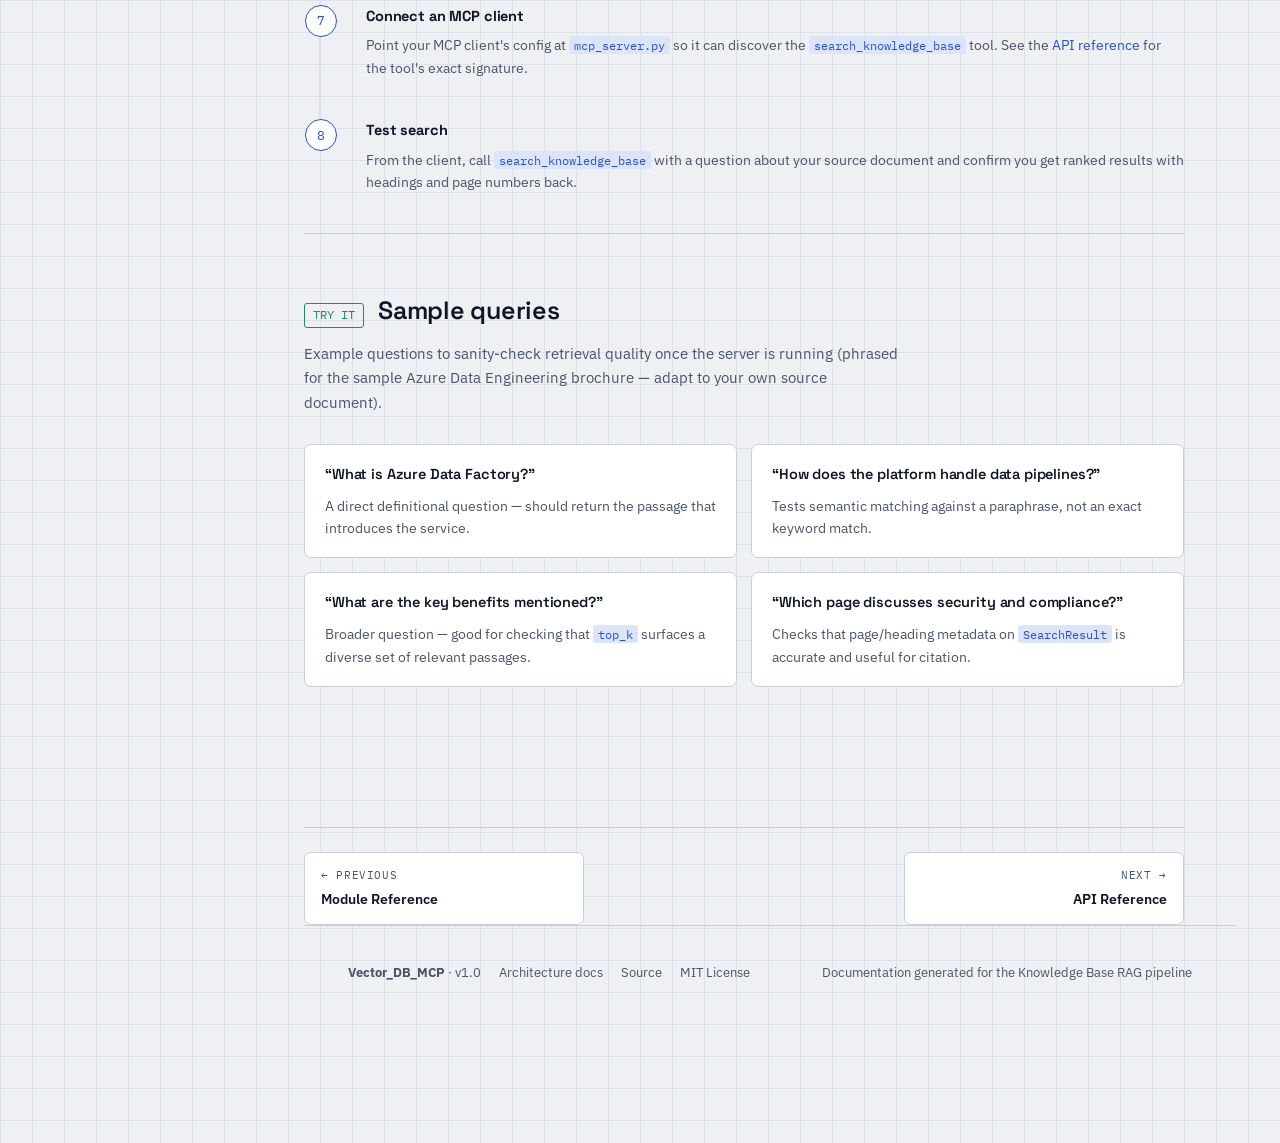
<file: docs/getting-started.html>
<!DOCTYPE html>
<html lang="en">
<head>
<meta charset="UTF-8">
<title>Getting Started — Vector_DB_MCP RAG Documentation</title>
<meta name="viewport" content="width=device-width, initial-scale=1.0">
<link rel="preconnect" href="https://fonts.googleapis.com">
<link href="https://fonts.googleapis.com/css2?family=Space+Grotesk:wght@400;500;600;700&family=IBM+Plex+Sans:wght@400;500;600&family=IBM+Plex+Mono:wght@400;500;600&display=swap" rel="stylesheet">
<link rel="stylesheet" href="css/style.css">
<link rel="stylesheet" href="css/dark-theme.css">
</head>
<body data-page="getting-started.html">

<header class="topbar">
  <button class="menu-btn" id="menu-toggle" aria-label="Toggle navigation">☰</button>
  <div class="brand"><span class="dot"></span>Vector_DB_MCP <small>RAG docs</small></div>
  <div class="search-box">
    <input id="search-input" type="text" placeholder="Search docs… ( / )" autocomplete="off">
    <div class="search-results" id="search-results"></div>
  </div>
  <button class="theme-toggle" id="theme-toggle" aria-label="Toggle dark mode">
    <svg class="icon-moon" viewBox="0 0 24 24" fill="none" stroke="currentColor" stroke-width="2"><path d="M21 12.79A9 9 0 1 1 11.21 3 7 7 0 0 0 21 12.79z"/></svg>
    <svg class="icon-sun" viewBox="0 0 24 24" fill="none" stroke="currentColor" stroke-width="2"><circle cx="12" cy="12" r="4"/><path d="M12 2v2M12 20v2M4.93 4.93l1.41 1.41M17.66 17.66l1.41 1.41M2 12h2M20 12h2M6.34 17.66l-1.41 1.41M19.07 4.93l-1.41 1.41"/></svg>
  </button>
  <a class="gh-link" href="https://github.com/Sprcool/Vector_DB_MCP" target="_blank" rel="noopener">GitHub ↗</a>
</header>

<div class="shell">
  <nav class="sidebar" id="sidebar">
    <div class="grp">
      <ul>
        <li><a href="index.html"><span class="n">◆</span>Overview</a></li>
      </ul>
    </div>

    <div class="grp">
      <div class="grp-label">System</div>
      <ul>
        <li><a href="architecture.html"><span class="n">◆</span>Architecture</a></li>
        <li><a href="modules.html"><span class="n">◆</span>Module reference</a></li>
      </ul>
    </div>

    <div class="grp">
      <div class="grp-label">RAG pipeline</div>
      <ul>
        <li><a href="pipeline.html"><span class="n">◆</span>Pipeline overview</a></li>
        <li class="sub"><a href="pipeline.html#s01"><span class="n">01</span>Document Ingestion</a></li>
        <li class="sub"><a href="pipeline.html#s02"><span class="n">02</span>Document Parsing</a></li>
        <li class="sub"><a href="pipeline.html#s03"><span class="n">03</span>Semantic Chunking</a></li>
        <li class="sub"><a href="pipeline.html#s04"><span class="n">04</span>Metadata Mapping</a></li>
        <li class="sub"><a href="pipeline.html#s05"><span class="n">05</span>Deduplication</a></li>
        <li class="sub"><a href="pipeline.html#s06"><span class="n">06</span>Embedding Generation</a></li>
        <li class="sub"><a href="pipeline.html#s07"><span class="n">07</span>Vector Indexing</a></li>
        <li class="sub"><a href="pipeline.html#s08"><span class="n">08</span>Semantic Retrieval</a></li>
        <li class="sub"><a href="pipeline.html#s09"><span class="n">09</span>MCP Integration</a></li>
      </ul>
    </div>

    <div class="grp">
      <div class="grp-label">Using it</div>
      <ul>
        <li><a href="getting-started.html"><span class="n">◆</span>Getting started</a></li>
        <li><a href="api.html"><span class="n">◆</span>API reference</a></li>
        <li><a href="roadmap.html"><span class="n">◆</span>Roadmap</a></li>
      </ul>
    </div>
  </nav>

  <main>
    <div class="content">

      <section class="hero" id="top" style="padding-bottom:8px;">
        <div class="eyebrow">Setup</div>
        <h1 style="font-size:34px;">Getting started</h1>
        <p class="lede">From a clean clone to a working MCP-connected knowledge base.</p>
      </section>

      <section id="prereqs" style="border-top:1px solid var(--line); margin-top:8px;">
        <div class="sec-head"><span class="tag">BEFORE YOU START</span><h2>Prerequisites</h2></div>
        <div class="card-grid">
          <div class="card"><h4><span class="icon">Py</span>Python 3.10+</h4><p>Required by Docling and sentence-transformers.</p></div>
          <div class="card"><h4><span class="icon">Pdf</span>A source PDF</h4><p>Placed at <code>Knowledge_Base/PDF_Source/</code>, matching the filename in <code>config.py</code>.</p></div>
          <div class="card"><h4><span class="icon">Mc</span>An MCP client</h4><p>Any MCP-aware client (e.g. Claude Desktop, Claude Code) to actually call the tool once the server is running.</p></div>
          <div class="card"><h4><span class="icon">Gb</span>~1–2GB disk</h4><p>For the embedding model weights and the local ChromaDB store.</p></div>
        </div>
      </section>

      <section id="steps">
        <div class="sec-head"><span class="tag">SETUP</span><h2>Installation &amp; first run</h2></div>
        <ol class="steps">
          <li>
            <h4>Clone the repository</h4>
            <p></p>
            <pre>git clone https://github.com/Sprcool/Vector_DB_MCP.git
cd Vector_DB_MCP</pre>
          </li>
          <li>
            <h4>Create a virtual environment</h4>
            <pre>python -m venv .venv
source .venv/bin/activate   <span class="cm"># .venv\Scripts\activate on Windows</span></pre>
          </li>
          <li>
            <h4>Install dependencies</h4>
            <pre>pip install docling sentence-transformers chromadb "mcp[cli]"</pre>
          </li>
          <li>
            <h4>Configure paths</h4>
            <p>Open <code>Knowledge_Base/Scripts/config.py</code> and confirm <code>PDF_PATH</code> points at your source document, and that <code>PDF_Source/</code> actually contains it.</p>
          </li>
          <li>
            <h4>Run ingestion</h4>
            <p>Parses, chunks, deduplicates, embeds, and stores the document. This populates <code>Knowledge_Base/Vector_DB/</code>.</p>
            <pre>python -m Scripts.ingest</pre>
          </li>
          <li>
            <h4>Start the MCP server</h4>
            <pre>python mcp_server.py</pre>
          </li>
          <li>
            <h4>Connect an MCP client</h4>
            <p>Point your MCP client's config at <code>mcp_server.py</code> so it can discover the <code>search_knowledge_base</code> tool. See the <a href="api.html">API reference</a> for the tool's exact signature.</p>
          </li>
          <li>
            <h4>Test search</h4>
            <p>From the client, call <code>search_knowledge_base</code> with a question about your source document and confirm you get ranked results with headings and page numbers back.</p>
          </li>
        </ol>
      </section>

      <section id="samples">
        <div class="sec-head retrieve"><span class="tag">TRY IT</span><h2>Sample queries</h2></div>
        <p class="sec-sub">Example questions to sanity-check retrieval quality once the server is running (phrased for the sample Azure Data Engineering brochure — adapt to your own source document).</p>
        <div class="card-grid">
          <div class="card"><h4>“What is Azure Data Factory?”</h4><p>A direct definitional question — should return the passage that introduces the service.</p></div>
          <div class="card"><h4>“How does the platform handle data pipelines?”</h4><p>Tests semantic matching against a paraphrase, not an exact keyword match.</p></div>
          <div class="card"><h4>“What are the key benefits mentioned?”</h4><p>Broader question — good for checking that <code>top_k</code> surfaces a diverse set of relevant passages.</p></div>
          <div class="card"><h4>“Which page discusses security and compliance?”</h4><p>Checks that page/heading metadata on <code>SearchResult</code> is accurate and useful for citation.</p></div>
        </div>
      </section>

    </div>

    <div class="content">
      <div id="page-nav" class="page-nav"></div>
    </div>

    <footer class="site-footer">
      <div class="fl">
        <span><b>Vector_DB_MCP</b> · v1.0</span>
        <a href="architecture.html">Architecture docs</a>
        <a href="https://github.com/Sprcool/Vector_DB_MCP" target="_blank" rel="noopener">Source</a>
        <span>MIT License</span>
      </div>
      <span>Documentation generated for the Knowledge Base RAG pipeline</span>
    </footer>
  </main>
</div>

<script src="js/darkmode.js"></script>
<script src="js/navigation.js"></script>
<script src="js/search.js"></script>
</body>
</html>
</file>
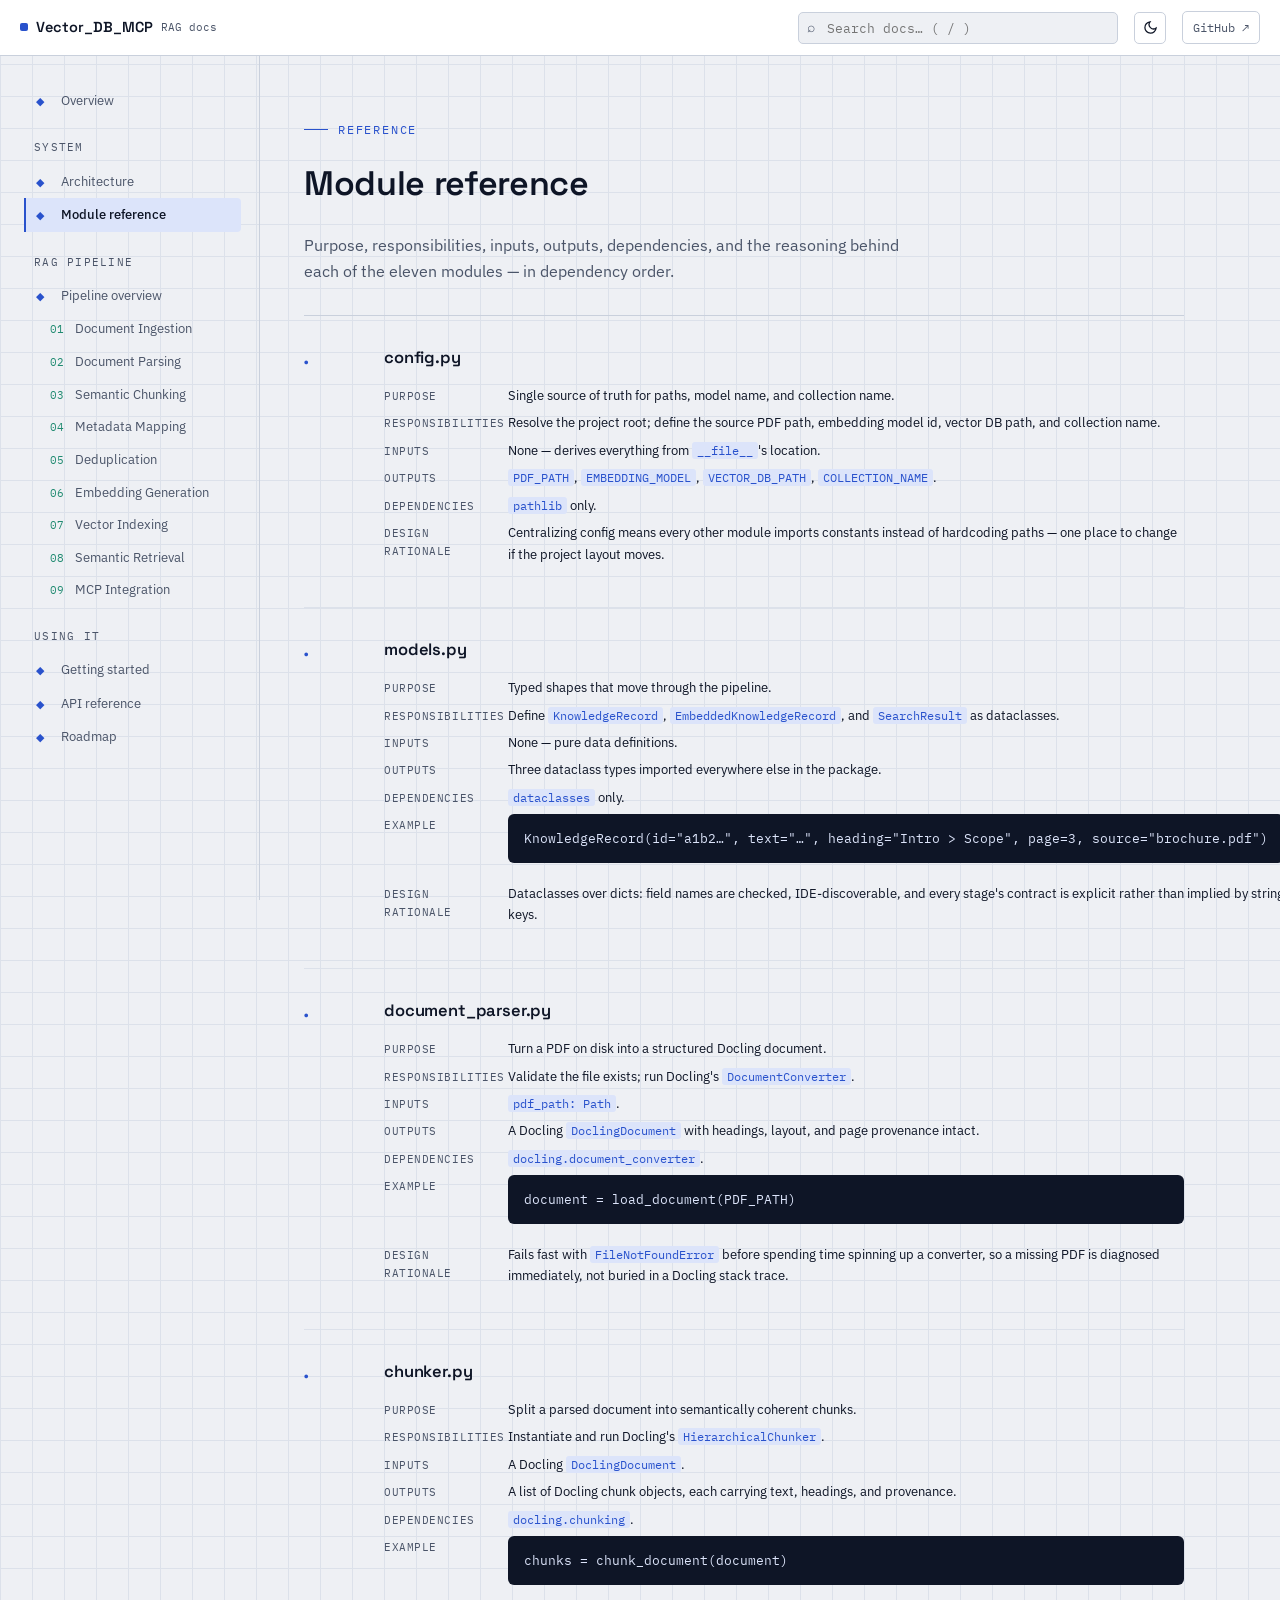
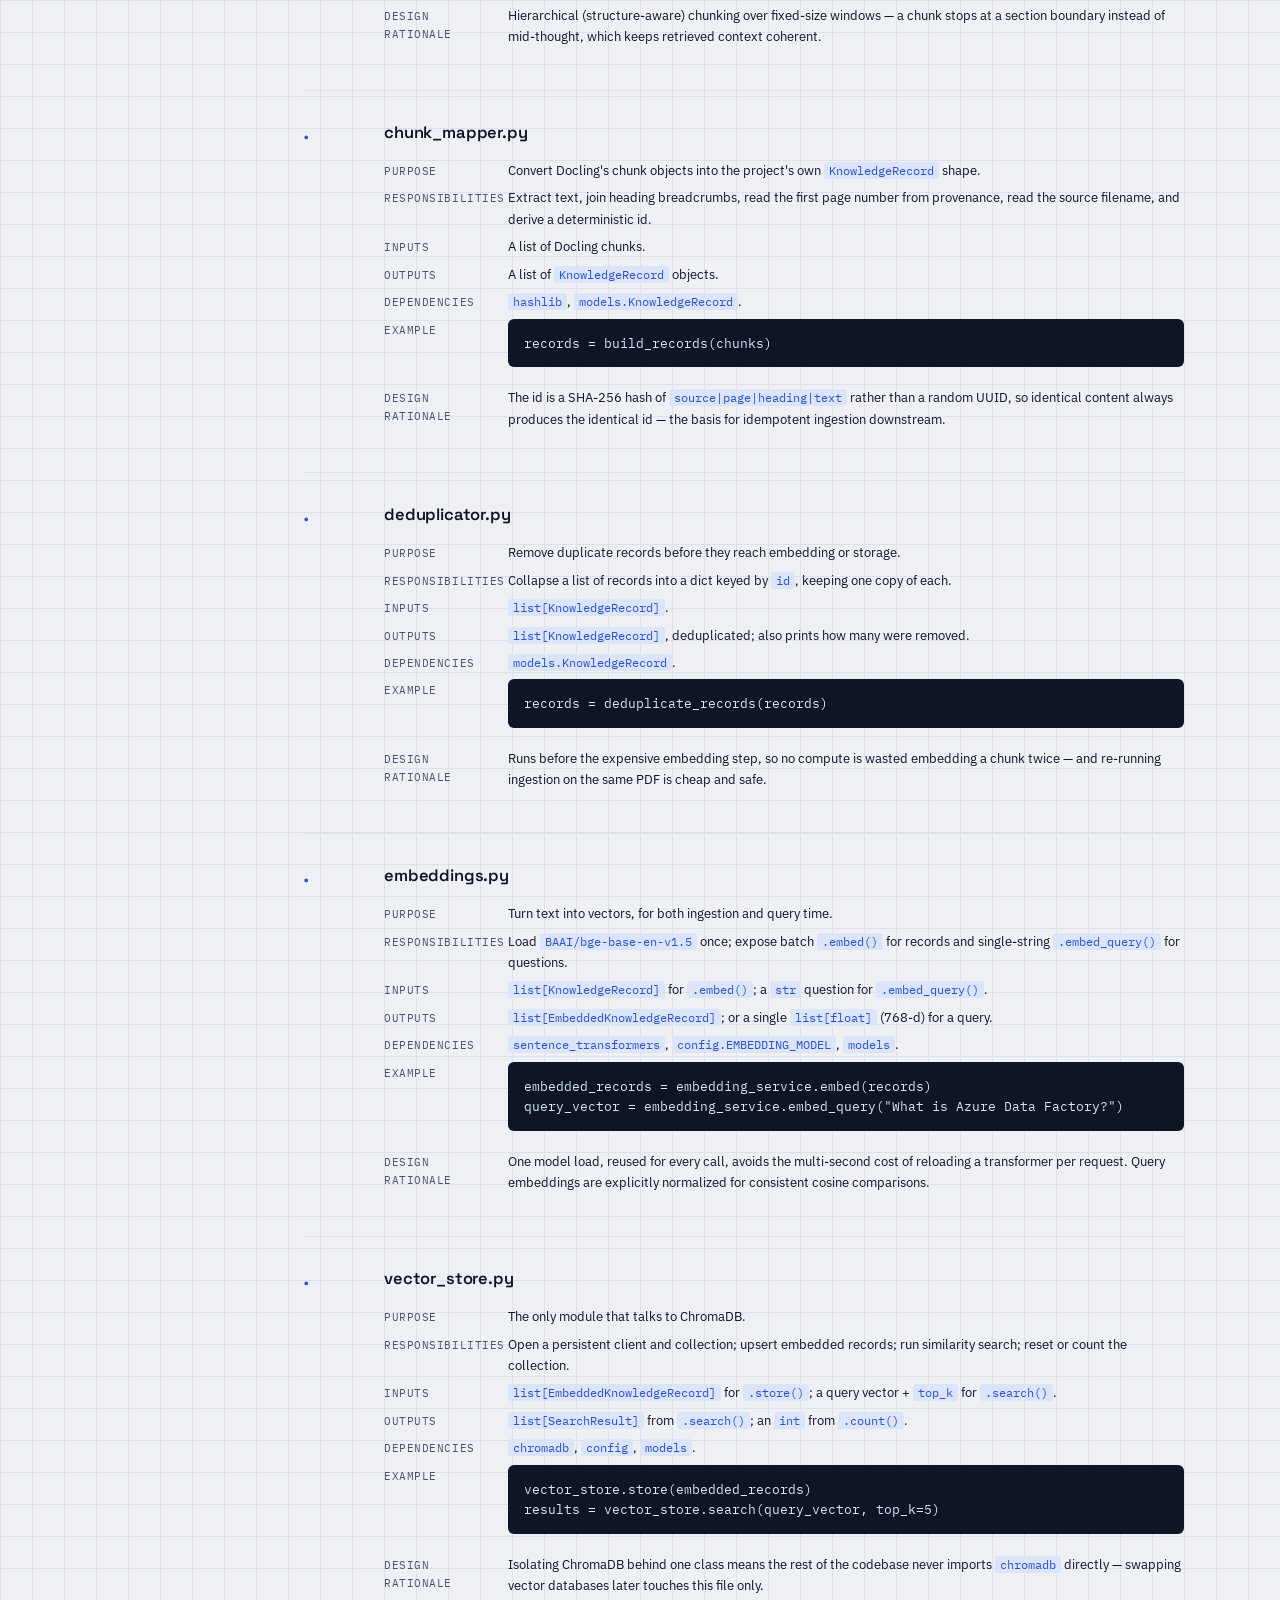
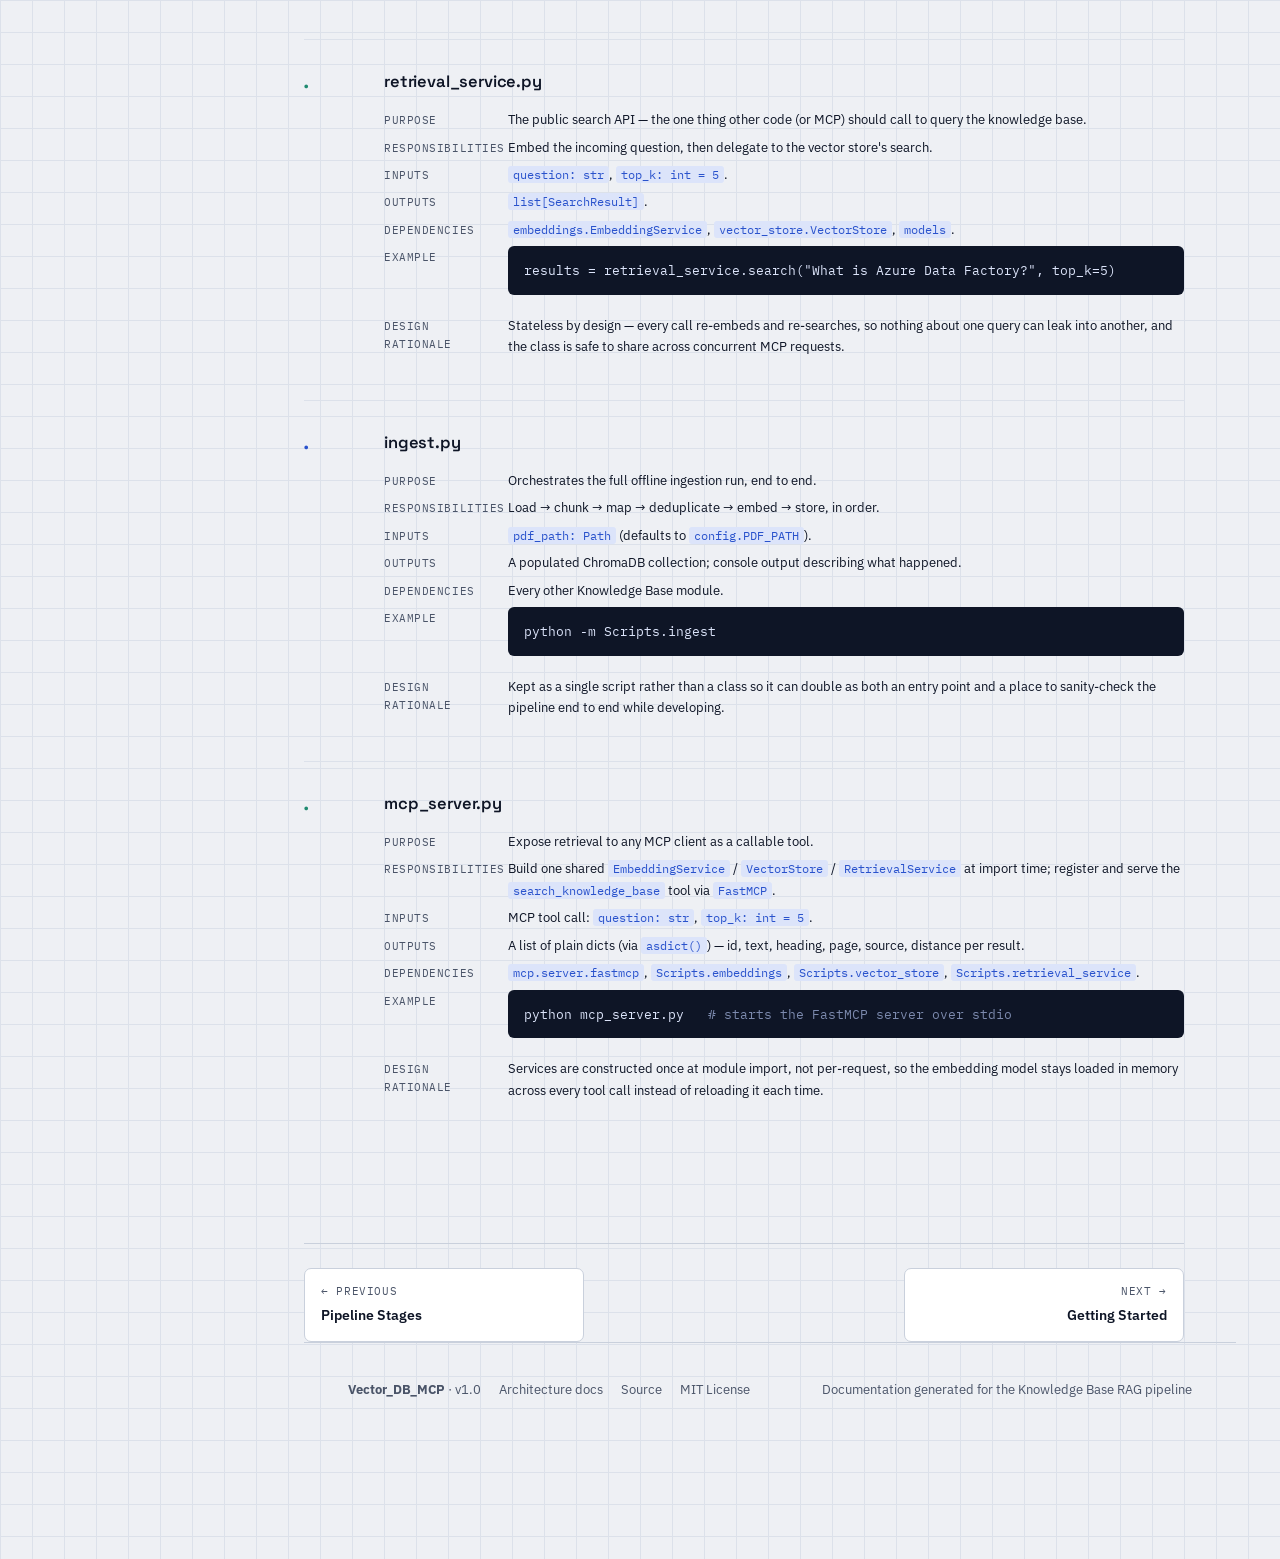
<file: docs/modules.html>
<!DOCTYPE html>
<html lang="en">
<head>
<meta charset="UTF-8">
<title>Module Reference — Vector_DB_MCP RAG Documentation</title>
<meta name="viewport" content="width=device-width, initial-scale=1.0">
<link rel="preconnect" href="https://fonts.googleapis.com">
<link href="https://fonts.googleapis.com/css2?family=Space+Grotesk:wght@400;500;600;700&family=IBM+Plex+Sans:wght@400;500;600&family=IBM+Plex+Mono:wght@400;500;600&display=swap" rel="stylesheet">
<link rel="stylesheet" href="css/style.css">
<link rel="stylesheet" href="css/dark-theme.css">
</head>
<body data-page="modules.html">

<header class="topbar">
  <button class="menu-btn" id="menu-toggle" aria-label="Toggle navigation">☰</button>
  <div class="brand"><span class="dot"></span>Vector_DB_MCP <small>RAG docs</small></div>
  <div class="search-box">
    <input id="search-input" type="text" placeholder="Search docs… ( / )" autocomplete="off">
    <div class="search-results" id="search-results"></div>
  </div>
  <button class="theme-toggle" id="theme-toggle" aria-label="Toggle dark mode">
    <svg class="icon-moon" viewBox="0 0 24 24" fill="none" stroke="currentColor" stroke-width="2"><path d="M21 12.79A9 9 0 1 1 11.21 3 7 7 0 0 0 21 12.79z"/></svg>
    <svg class="icon-sun" viewBox="0 0 24 24" fill="none" stroke="currentColor" stroke-width="2"><circle cx="12" cy="12" r="4"/><path d="M12 2v2M12 20v2M4.93 4.93l1.41 1.41M17.66 17.66l1.41 1.41M2 12h2M20 12h2M6.34 17.66l-1.41 1.41M19.07 4.93l-1.41 1.41"/></svg>
  </button>
  <a class="gh-link" href="https://github.com/Sprcool/Vector_DB_MCP" target="_blank" rel="noopener">GitHub ↗</a>
</header>

<div class="shell">
  <nav class="sidebar" id="sidebar">
    <div class="grp">
      <ul>
        <li><a href="index.html"><span class="n">◆</span>Overview</a></li>
      </ul>
    </div>

    <div class="grp">
      <div class="grp-label">System</div>
      <ul>
        <li><a href="architecture.html"><span class="n">◆</span>Architecture</a></li>
        <li><a href="modules.html"><span class="n">◆</span>Module reference</a></li>
      </ul>
    </div>

    <div class="grp">
      <div class="grp-label">RAG pipeline</div>
      <ul>
        <li><a href="pipeline.html"><span class="n">◆</span>Pipeline overview</a></li>
        <li class="sub"><a href="pipeline.html#s01"><span class="n">01</span>Document Ingestion</a></li>
        <li class="sub"><a href="pipeline.html#s02"><span class="n">02</span>Document Parsing</a></li>
        <li class="sub"><a href="pipeline.html#s03"><span class="n">03</span>Semantic Chunking</a></li>
        <li class="sub"><a href="pipeline.html#s04"><span class="n">04</span>Metadata Mapping</a></li>
        <li class="sub"><a href="pipeline.html#s05"><span class="n">05</span>Deduplication</a></li>
        <li class="sub"><a href="pipeline.html#s06"><span class="n">06</span>Embedding Generation</a></li>
        <li class="sub"><a href="pipeline.html#s07"><span class="n">07</span>Vector Indexing</a></li>
        <li class="sub"><a href="pipeline.html#s08"><span class="n">08</span>Semantic Retrieval</a></li>
        <li class="sub"><a href="pipeline.html#s09"><span class="n">09</span>MCP Integration</a></li>
      </ul>
    </div>

    <div class="grp">
      <div class="grp-label">Using it</div>
      <ul>
        <li><a href="getting-started.html"><span class="n">◆</span>Getting started</a></li>
        <li><a href="api.html"><span class="n">◆</span>API reference</a></li>
        <li><a href="roadmap.html"><span class="n">◆</span>Roadmap</a></li>
      </ul>
    </div>
  </nav>

  <main>
    <div class="content">

      <section class="hero" id="top" style="padding-bottom:8px;">
        <div class="eyebrow">Reference</div>
        <h1 style="font-size:34px;">Module reference</h1>
        <p class="lede">Purpose, responsibilities, inputs, outputs, dependencies, and the reasoning behind each of the eleven modules — in dependency order.</p>
      </section>

      <div class="stage-grid" style="border-top:1px solid var(--line); margin-top:8px;">

        <section id="config" class="stage-card">
          <div class="badge">·</div>
          <div>
            <h3>config.py</h3>
            <dl class="field-grid">
              <dt>Purpose</dt><dd>Single source of truth for paths, model name, and collection name.</dd>
              <dt>Responsibilities</dt><dd>Resolve the project root; define the source PDF path, embedding model id, vector DB path, and collection name.</dd>
              <dt>Inputs</dt><dd>None — derives everything from <code>__file__</code>'s location.</dd>
              <dt>Outputs</dt><dd><code>PDF_PATH</code>, <code>EMBEDDING_MODEL</code>, <code>VECTOR_DB_PATH</code>, <code>COLLECTION_NAME</code>.</dd>
              <dt>Dependencies</dt><dd><code>pathlib</code> only.</dd>
              <dt>Design rationale</dt><dd>Centralizing config means every other module imports constants instead of hardcoding paths — one place to change if the project layout moves.</dd>
            </dl>
          </div>
        </section>

        <section id="models" class="stage-card">
          <div class="badge">·</div>
          <div>
            <h3>models.py</h3>
            <dl class="field-grid">
              <dt>Purpose</dt><dd>Typed shapes that move through the pipeline.</dd>
              <dt>Responsibilities</dt><dd>Define <code>KnowledgeRecord</code>, <code>EmbeddedKnowledgeRecord</code>, and <code>SearchResult</code> as dataclasses.</dd>
              <dt>Inputs</dt><dd>None — pure data definitions.</dd>
              <dt>Outputs</dt><dd>Three dataclass types imported everywhere else in the package.</dd>
              <dt>Dependencies</dt><dd><code>dataclasses</code> only.</dd>
              <dt>Example</dt>
              <dd><pre>KnowledgeRecord(id="a1b2…", text="…", heading="Intro > Scope", page=3, source="brochure.pdf")</pre></dd>
              <dt>Design rationale</dt><dd>Dataclasses over dicts: field names are checked, IDE-discoverable, and every stage's contract is explicit rather than implied by string keys.</dd>
            </dl>
          </div>
        </section>

        <section id="document_parser" class="stage-card">
          <div class="badge">·</div>
          <div>
            <h3>document_parser.py</h3>
            <dl class="field-grid">
              <dt>Purpose</dt><dd>Turn a PDF on disk into a structured Docling document.</dd>
              <dt>Responsibilities</dt><dd>Validate the file exists; run Docling's <code>DocumentConverter</code>.</dd>
              <dt>Inputs</dt><dd><code>pdf_path: Path</code>.</dd>
              <dt>Outputs</dt><dd>A Docling <code>DoclingDocument</code> with headings, layout, and page provenance intact.</dd>
              <dt>Dependencies</dt><dd><code>docling.document_converter</code>.</dd>
              <dt>Example</dt><dd><pre>document = load_document(PDF_PATH)</pre></dd>
              <dt>Design rationale</dt><dd>Fails fast with <code>FileNotFoundError</code> before spending time spinning up a converter, so a missing PDF is diagnosed immediately, not buried in a Docling stack trace.</dd>
            </dl>
          </div>
        </section>

        <section id="chunker" class="stage-card">
          <div class="badge">·</div>
          <div>
            <h3>chunker.py</h3>
            <dl class="field-grid">
              <dt>Purpose</dt><dd>Split a parsed document into semantically coherent chunks.</dd>
              <dt>Responsibilities</dt><dd>Instantiate and run Docling's <code>HierarchicalChunker</code>.</dd>
              <dt>Inputs</dt><dd>A Docling <code>DoclingDocument</code>.</dd>
              <dt>Outputs</dt><dd>A list of Docling chunk objects, each carrying text, headings, and provenance.</dd>
              <dt>Dependencies</dt><dd><code>docling.chunking</code>.</dd>
              <dt>Example</dt><dd><pre>chunks = chunk_document(document)</pre></dd>
              <dt>Design rationale</dt><dd>Hierarchical (structure-aware) chunking over fixed-size windows — a chunk stops at a section boundary instead of mid-thought, which keeps retrieved context coherent.</dd>
            </dl>
          </div>
        </section>

        <section id="chunk_mapper" class="stage-card">
          <div class="badge">·</div>
          <div>
            <h3>chunk_mapper.py</h3>
            <dl class="field-grid">
              <dt>Purpose</dt><dd>Convert Docling's chunk objects into the project's own <code>KnowledgeRecord</code> shape.</dd>
              <dt>Responsibilities</dt><dd>Extract text, join heading breadcrumbs, read the first page number from provenance, read the source filename, and derive a deterministic id.</dd>
              <dt>Inputs</dt><dd>A list of Docling chunks.</dd>
              <dt>Outputs</dt><dd>A list of <code>KnowledgeRecord</code> objects.</dd>
              <dt>Dependencies</dt><dd><code>hashlib</code>, <code>models.KnowledgeRecord</code>.</dd>
              <dt>Example</dt><dd><pre>records = build_records(chunks)</pre></dd>
              <dt>Design rationale</dt><dd>The id is a SHA-256 hash of <code>source|page|heading|text</code> rather than a random UUID, so identical content always produces the identical id — the basis for idempotent ingestion downstream.</dd>
            </dl>
          </div>
        </section>

        <section id="deduplicator" class="stage-card">
          <div class="badge">·</div>
          <div>
            <h3>deduplicator.py</h3>
            <dl class="field-grid">
              <dt>Purpose</dt><dd>Remove duplicate records before they reach embedding or storage.</dd>
              <dt>Responsibilities</dt><dd>Collapse a list of records into a dict keyed by <code>id</code>, keeping one copy of each.</dd>
              <dt>Inputs</dt><dd><code>list[KnowledgeRecord]</code>.</dd>
              <dt>Outputs</dt><dd><code>list[KnowledgeRecord]</code>, deduplicated; also prints how many were removed.</dd>
              <dt>Dependencies</dt><dd><code>models.KnowledgeRecord</code>.</dd>
              <dt>Example</dt><dd><pre>records = deduplicate_records(records)</pre></dd>
              <dt>Design rationale</dt><dd>Runs before the expensive embedding step, so no compute is wasted embedding a chunk twice — and re-running ingestion on the same PDF is cheap and safe.</dd>
            </dl>
          </div>
        </section>

        <section id="embeddings" class="stage-card">
          <div class="badge">·</div>
          <div>
            <h3>embeddings.py</h3>
            <dl class="field-grid">
              <dt>Purpose</dt><dd>Turn text into vectors, for both ingestion and query time.</dd>
              <dt>Responsibilities</dt><dd>Load <code>BAAI/bge-base-en-v1.5</code> once; expose batch <code>.embed()</code> for records and single-string <code>.embed_query()</code> for questions.</dd>
              <dt>Inputs</dt><dd><code>list[KnowledgeRecord]</code> for <code>.embed()</code>; a <code>str</code> question for <code>.embed_query()</code>.</dd>
              <dt>Outputs</dt><dd><code>list[EmbeddedKnowledgeRecord]</code>; or a single <code>list[float]</code> (768-d) for a query.</dd>
              <dt>Dependencies</dt><dd><code>sentence_transformers</code>, <code>config.EMBEDDING_MODEL</code>, <code>models</code>.</dd>
              <dt>Example</dt><dd><pre>embedded_records = embedding_service.embed(records)
query_vector = embedding_service.embed_query("What is Azure Data Factory?")</pre></dd>
              <dt>Design rationale</dt><dd>One model load, reused for every call, avoids the multi-second cost of reloading a transformer per request. Query embeddings are explicitly normalized for consistent cosine comparisons.</dd>
            </dl>
          </div>
        </section>

        <section id="vector_store" class="stage-card">
          <div class="badge">·</div>
          <div>
            <h3>vector_store.py</h3>
            <dl class="field-grid">
              <dt>Purpose</dt><dd>The only module that talks to ChromaDB.</dd>
              <dt>Responsibilities</dt><dd>Open a persistent client and collection; upsert embedded records; run similarity search; reset or count the collection.</dd>
              <dt>Inputs</dt><dd><code>list[EmbeddedKnowledgeRecord]</code> for <code>.store()</code>; a query vector + <code>top_k</code> for <code>.search()</code>.</dd>
              <dt>Outputs</dt><dd><code>list[SearchResult]</code> from <code>.search()</code>; an <code>int</code> from <code>.count()</code>.</dd>
              <dt>Dependencies</dt><dd><code>chromadb</code>, <code>config</code>, <code>models</code>.</dd>
              <dt>Example</dt><dd><pre>vector_store.store(embedded_records)
results = vector_store.search(query_vector, top_k=5)</pre></dd>
              <dt>Design rationale</dt><dd>Isolating ChromaDB behind one class means the rest of the codebase never imports <code>chromadb</code> directly — swapping vector databases later touches this file only.</dd>
            </dl>
          </div>
        </section>

        <section id="retrieval_service" class="stage-card retrieve">
          <div class="badge">·</div>
          <div>
            <h3>retrieval_service.py</h3>
            <dl class="field-grid">
              <dt>Purpose</dt><dd>The public search API — the one thing other code (or MCP) should call to query the knowledge base.</dd>
              <dt>Responsibilities</dt><dd>Embed the incoming question, then delegate to the vector store's search.</dd>
              <dt>Inputs</dt><dd><code>question: str</code>, <code>top_k: int = 5</code>.</dd>
              <dt>Outputs</dt><dd><code>list[SearchResult]</code>.</dd>
              <dt>Dependencies</dt><dd><code>embeddings.EmbeddingService</code>, <code>vector_store.VectorStore</code>, <code>models</code>.</dd>
              <dt>Example</dt><dd><pre>results = retrieval_service.search("What is Azure Data Factory?", top_k=5)</pre></dd>
              <dt>Design rationale</dt><dd>Stateless by design — every call re-embeds and re-searches, so nothing about one query can leak into another, and the class is safe to share across concurrent MCP requests.</dd>
            </dl>
          </div>
        </section>

        <section id="ingest" class="stage-card">
          <div class="badge">·</div>
          <div>
            <h3>ingest.py</h3>
            <dl class="field-grid">
              <dt>Purpose</dt><dd>Orchestrates the full offline ingestion run, end to end.</dd>
              <dt>Responsibilities</dt><dd>Load → chunk → map → deduplicate → embed → store, in order.</dd>
              <dt>Inputs</dt><dd><code>pdf_path: Path</code> (defaults to <code>config.PDF_PATH</code>).</dd>
              <dt>Outputs</dt><dd>A populated ChromaDB collection; console output describing what happened.</dd>
              <dt>Dependencies</dt><dd>Every other Knowledge Base module.</dd>
              <dt>Example</dt><dd><pre>python -m Scripts.ingest</pre></dd>
              <dt>Design rationale</dt><dd>Kept as a single script rather than a class so it can double as both an entry point and a place to sanity-check the pipeline end to end while developing.</dd>
            </dl>
          </div>
        </section>

        <section id="mcp_server" class="stage-card retrieve">
          <div class="badge">·</div>
          <div>
            <h3>mcp_server.py</h3>
            <dl class="field-grid">
              <dt>Purpose</dt><dd>Expose retrieval to any MCP client as a callable tool.</dd>
              <dt>Responsibilities</dt><dd>Build one shared <code>EmbeddingService</code> / <code>VectorStore</code> / <code>RetrievalService</code> at import time; register and serve the <code>search_knowledge_base</code> tool via <code>FastMCP</code>.</dd>
              <dt>Inputs</dt><dd>MCP tool call: <code>question: str</code>, <code>top_k: int = 5</code>.</dd>
              <dt>Outputs</dt><dd>A list of plain dicts (via <code>asdict()</code>) — id, text, heading, page, source, distance per result.</dd>
              <dt>Dependencies</dt><dd><code>mcp.server.fastmcp</code>, <code>Scripts.embeddings</code>, <code>Scripts.vector_store</code>, <code>Scripts.retrieval_service</code>.</dd>
              <dt>Example</dt><dd><pre>python mcp_server.py   <span class="cm"># starts the FastMCP server over stdio</span></pre></dd>
              <dt>Design rationale</dt><dd>Services are constructed once at module import, not per-request, so the embedding model stays loaded in memory across every tool call instead of reloading it each time.</dd>
            </dl>
          </div>
        </section>

      </div>
    </div>

    <div class="content">
      <div id="page-nav" class="page-nav"></div>
    </div>

    <footer class="site-footer">
      <div class="fl">
        <span><b>Vector_DB_MCP</b> · v1.0</span>
        <a href="architecture.html">Architecture docs</a>
        <a href="https://github.com/Sprcool/Vector_DB_MCP" target="_blank" rel="noopener">Source</a>
        <span>MIT License</span>
      </div>
      <span>Documentation generated for the Knowledge Base RAG pipeline</span>
    </footer>
  </main>
</div>

<script src="js/darkmode.js"></script>
<script src="js/navigation.js"></script>
<script src="js/search.js"></script>
</body>
</html>
</file>
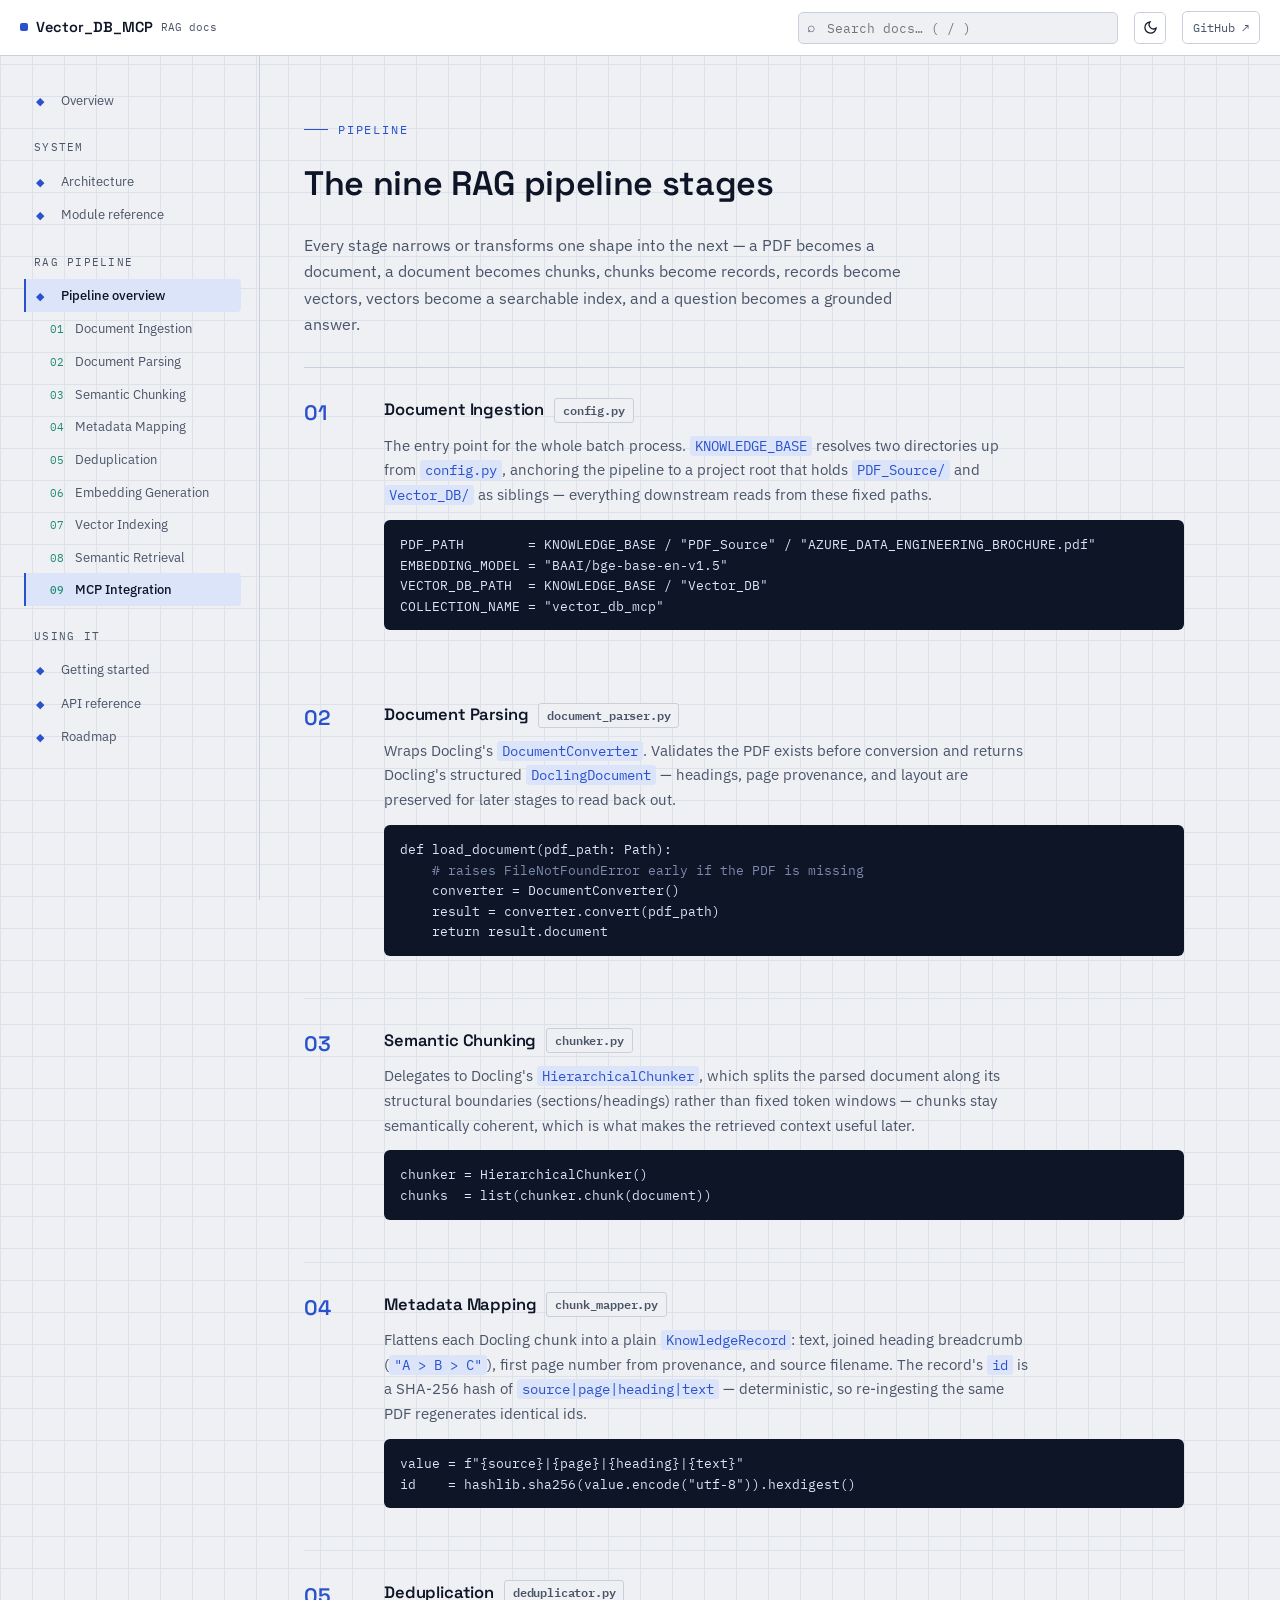
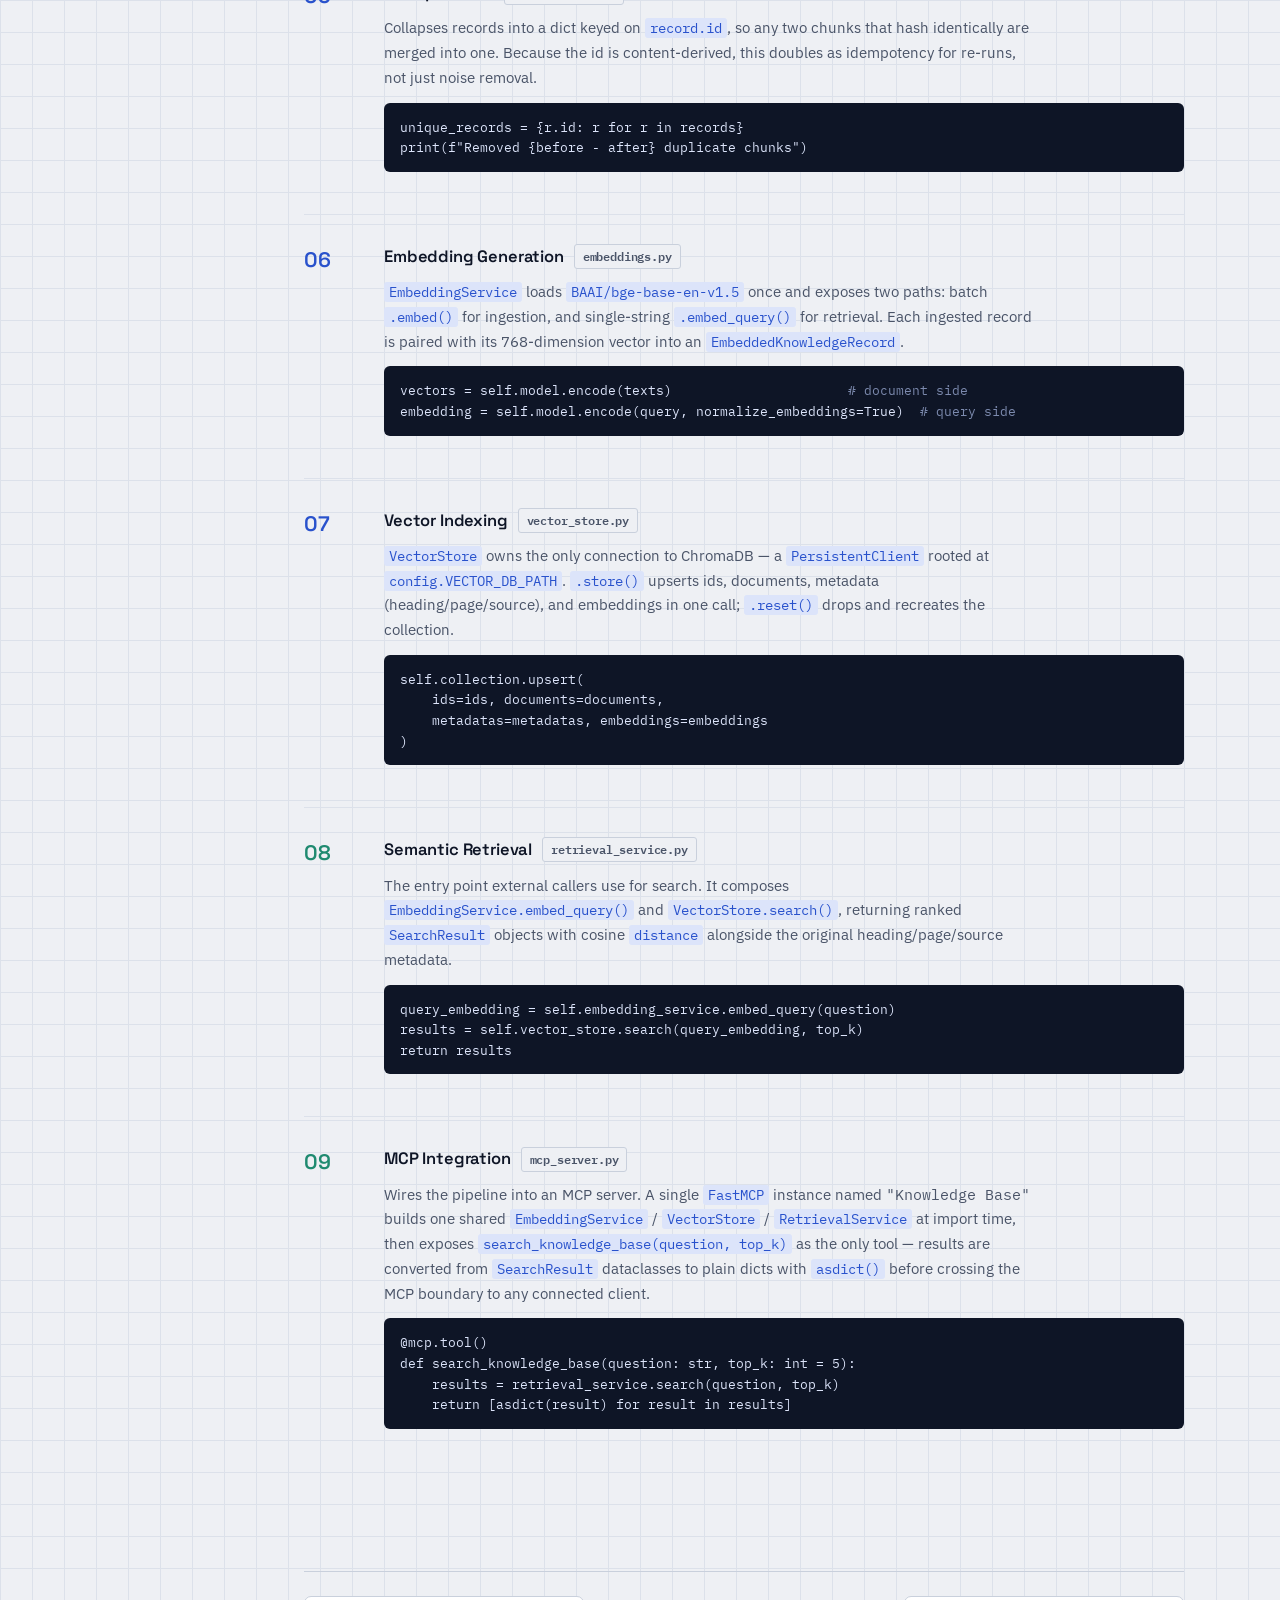
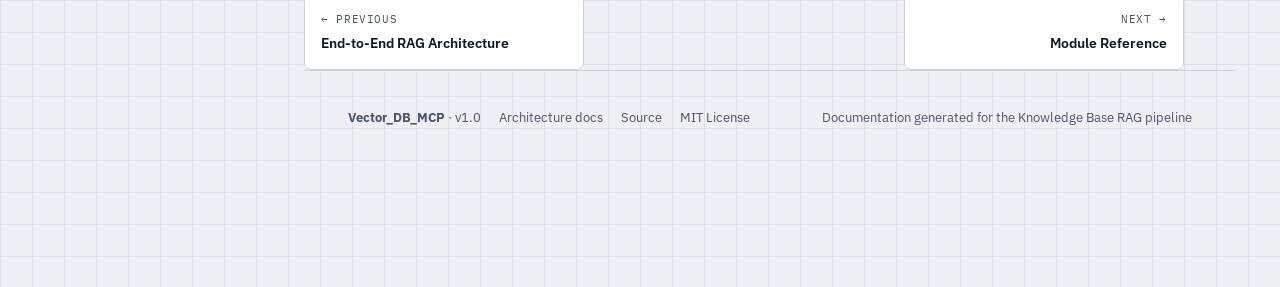
<file: docs/pipeline.html>
<!DOCTYPE html>
<html lang="en">
<head>
<meta charset="UTF-8">
<title>Pipeline Stages — Vector_DB_MCP RAG Documentation</title>
<meta name="viewport" content="width=device-width, initial-scale=1.0">
<link rel="preconnect" href="https://fonts.googleapis.com">
<link href="https://fonts.googleapis.com/css2?family=Space+Grotesk:wght@400;500;600;700&family=IBM+Plex+Sans:wght@400;500;600&family=IBM+Plex+Mono:wght@400;500;600&display=swap" rel="stylesheet">
<link rel="stylesheet" href="css/style.css">
<link rel="stylesheet" href="css/dark-theme.css">
</head>
<body data-page="pipeline.html">

<header class="topbar">
  <button class="menu-btn" id="menu-toggle" aria-label="Toggle navigation">☰</button>
  <div class="brand"><span class="dot"></span>Vector_DB_MCP <small>RAG docs</small></div>
  <div class="search-box">
    <input id="search-input" type="text" placeholder="Search docs… ( / )" autocomplete="off">
    <div class="search-results" id="search-results"></div>
  </div>
  <button class="theme-toggle" id="theme-toggle" aria-label="Toggle dark mode">
    <svg class="icon-moon" viewBox="0 0 24 24" fill="none" stroke="currentColor" stroke-width="2"><path d="M21 12.79A9 9 0 1 1 11.21 3 7 7 0 0 0 21 12.79z"/></svg>
    <svg class="icon-sun" viewBox="0 0 24 24" fill="none" stroke="currentColor" stroke-width="2"><circle cx="12" cy="12" r="4"/><path d="M12 2v2M12 20v2M4.93 4.93l1.41 1.41M17.66 17.66l1.41 1.41M2 12h2M20 12h2M6.34 17.66l-1.41 1.41M19.07 4.93l-1.41 1.41"/></svg>
  </button>
  <a class="gh-link" href="https://github.com/Sprcool/Vector_DB_MCP" target="_blank" rel="noopener">GitHub ↗</a>
</header>

<div class="shell">
  <nav class="sidebar" id="sidebar">
    <div class="grp">
      <ul>
        <li><a href="index.html"><span class="n">◆</span>Overview</a></li>
      </ul>
    </div>

    <div class="grp">
      <div class="grp-label">System</div>
      <ul>
        <li><a href="architecture.html"><span class="n">◆</span>Architecture</a></li>
        <li><a href="modules.html"><span class="n">◆</span>Module reference</a></li>
      </ul>
    </div>

    <div class="grp">
      <div class="grp-label">RAG pipeline</div>
      <ul>
        <li><a href="pipeline.html"><span class="n">◆</span>Pipeline overview</a></li>
        <li class="sub"><a href="pipeline.html#s01"><span class="n">01</span>Document Ingestion</a></li>
        <li class="sub"><a href="pipeline.html#s02"><span class="n">02</span>Document Parsing</a></li>
        <li class="sub"><a href="pipeline.html#s03"><span class="n">03</span>Semantic Chunking</a></li>
        <li class="sub"><a href="pipeline.html#s04"><span class="n">04</span>Metadata Mapping</a></li>
        <li class="sub"><a href="pipeline.html#s05"><span class="n">05</span>Deduplication</a></li>
        <li class="sub"><a href="pipeline.html#s06"><span class="n">06</span>Embedding Generation</a></li>
        <li class="sub"><a href="pipeline.html#s07"><span class="n">07</span>Vector Indexing</a></li>
        <li class="sub"><a href="pipeline.html#s08"><span class="n">08</span>Semantic Retrieval</a></li>
        <li class="sub"><a href="pipeline.html#s09"><span class="n">09</span>MCP Integration</a></li>
      </ul>
    </div>

    <div class="grp">
      <div class="grp-label">Using it</div>
      <ul>
        <li><a href="getting-started.html"><span class="n">◆</span>Getting started</a></li>
        <li><a href="api.html"><span class="n">◆</span>API reference</a></li>
        <li><a href="roadmap.html"><span class="n">◆</span>Roadmap</a></li>
      </ul>
    </div>
  </nav>

  <main>
    <div class="content">

      <section class="hero" id="top" style="padding-bottom:8px;">
        <div class="eyebrow">Pipeline</div>
        <h1 style="font-size:34px;">The nine RAG pipeline stages</h1>
        <p class="lede">Every stage narrows or transforms one shape into the next — a PDF becomes a document, a document becomes chunks, chunks become records, records become vectors, vectors become a searchable index, and a question becomes a grounded answer.</p>
      </section>

      <div class="stage-grid" style="border-top:1px solid var(--line); margin-top:8px;">

        <section id="s01" class="stage-card">
          <div class="badge">01</div>
          <div>
            <h3>Document Ingestion <span class="file">config.py</span></h3>
            <p>The entry point for the whole batch process. <code>KNOWLEDGE_BASE</code> resolves two directories up from <code>config.py</code>, anchoring the pipeline to a project root that holds <code>PDF_Source/</code> and <code>Vector_DB/</code> as siblings — everything downstream reads from these fixed paths.</p>
            <pre>PDF_PATH        = KNOWLEDGE_BASE / "PDF_Source" / "AZURE_DATA_ENGINEERING_BROCHURE.pdf"
EMBEDDING_MODEL = "BAAI/bge-base-en-v1.5"
VECTOR_DB_PATH  = KNOWLEDGE_BASE / "Vector_DB"
COLLECTION_NAME = "vector_db_mcp"</pre>
          </div>
        </section>

        <section id="s02" class="stage-card">
          <div class="badge">02</div>
          <div>
            <h3>Document Parsing <span class="file">document_parser.py</span></h3>
            <p>Wraps Docling's <code>DocumentConverter</code>. Validates the PDF exists before conversion and returns Docling's structured <code>DoclingDocument</code> — headings, page provenance, and layout are preserved for later stages to read back out.</p>
            <pre>def load_document(pdf_path: Path):
    <span class="cm"># raises FileNotFoundError early if the PDF is missing</span>
    converter = DocumentConverter()
    result = converter.convert(pdf_path)
    return result.document</pre>
          </div>
        </section>

        <section id="s03" class="stage-card">
          <div class="badge">03</div>
          <div>
            <h3>Semantic Chunking <span class="file">chunker.py</span></h3>
            <p>Delegates to Docling's <code>HierarchicalChunker</code>, which splits the parsed document along its structural boundaries (sections/headings) rather than fixed token windows — chunks stay semantically coherent, which is what makes the retrieved context useful later.</p>
            <pre>chunker = HierarchicalChunker()
chunks  = list(chunker.chunk(document))</pre>
          </div>
        </section>

        <section id="s04" class="stage-card">
          <div class="badge">04</div>
          <div>
            <h3>Metadata Mapping <span class="file">chunk_mapper.py</span></h3>
            <p>Flattens each Docling chunk into a plain <code>KnowledgeRecord</code>: text, joined heading breadcrumb (<code>"A &gt; B &gt; C"</code>), first page number from provenance, and source filename. The record's <code>id</code> is a SHA-256 hash of <code>source|page|heading|text</code> — deterministic, so re-ingesting the same PDF regenerates identical ids.</p>
            <pre>value = f"{source}|{page}|{heading}|{text}"
id    = hashlib.sha256(value.encode("utf-8")).hexdigest()</pre>
          </div>
        </section>

        <section id="s05" class="stage-card">
          <div class="badge">05</div>
          <div>
            <h3>Deduplication <span class="file">deduplicator.py</span></h3>
            <p>Collapses records into a dict keyed on <code>record.id</code>, so any two chunks that hash identically are merged into one. Because the id is content-derived, this doubles as idempotency for re-runs, not just noise removal.</p>
            <pre>unique_records = {r.id: r for r in records}
print(f"Removed {before - after} duplicate chunks")</pre>
          </div>
        </section>

        <section id="s06" class="stage-card">
          <div class="badge">06</div>
          <div>
            <h3>Embedding Generation <span class="file">embeddings.py</span></h3>
            <p><code>EmbeddingService</code> loads <code>BAAI/bge-base-en-v1.5</code> once and exposes two paths: batch <code>.embed()</code> for ingestion, and single-string <code>.embed_query()</code> for retrieval. Each ingested record is paired with its 768-dimension vector into an <code>EmbeddedKnowledgeRecord</code>.</p>
            <pre>vectors = self.model.encode(texts)                      <span class="cm"># document side</span>
embedding = self.model.encode(query, normalize_embeddings=True)  <span class="cm"># query side</span></pre>
          </div>
        </section>

        <section id="s07" class="stage-card">
          <div class="badge">07</div>
          <div>
            <h3>Vector Indexing <span class="file">vector_store.py</span></h3>
            <p><code>VectorStore</code> owns the only connection to ChromaDB — a <code>PersistentClient</code> rooted at <code>config.VECTOR_DB_PATH</code>. <code>.store()</code> upserts ids, documents, metadata (heading/page/source), and embeddings in one call; <code>.reset()</code> drops and recreates the collection.</p>
            <pre>self.collection.upsert(
    ids=ids, documents=documents,
    metadatas=metadatas, embeddings=embeddings
)</pre>
          </div>
        </section>

        <section id="s08" class="stage-card retrieve">
          <div class="badge">08</div>
          <div>
            <h3>Semantic Retrieval <span class="file">retrieval_service.py</span></h3>
            <p>The entry point external callers use for search. It composes <code>EmbeddingService.embed_query()</code> and <code>VectorStore.search()</code>, returning ranked <code>SearchResult</code> objects with cosine <code>distance</code> alongside the original heading/page/source metadata.</p>
            <pre>query_embedding = self.embedding_service.embed_query(question)
results = self.vector_store.search(query_embedding, top_k)
return results</pre>
          </div>
        </section>

        <section id="s09" class="stage-card retrieve">
          <div class="badge">09</div>
          <div>
            <h3>MCP Integration <span class="file">mcp_server.py</span></h3>
            <p>Wires the pipeline into an MCP server. A single <code>FastMCP</code> instance named <span class="mono">"Knowledge Base"</span> builds one shared <code>EmbeddingService</code> / <code>VectorStore</code> / <code>RetrievalService</code> at import time, then exposes <code>search_knowledge_base(question, top_k)</code> as the only tool — results are converted from <code>SearchResult</code> dataclasses to plain dicts with <code>asdict()</code> before crossing the MCP boundary to any connected client.</p>
            <pre>@mcp.tool()
def search_knowledge_base(question: str, top_k: int = 5):
    results = retrieval_service.search(question, top_k)
    return [asdict(result) for result in results]</pre>
          </div>
        </section>

      </div>
    </div>

    <div class="content">
      <div id="page-nav" class="page-nav"></div>
    </div>

    <footer class="site-footer">
      <div class="fl">
        <span><b>Vector_DB_MCP</b> · v1.0</span>
        <a href="architecture.html">Architecture docs</a>
        <a href="https://github.com/Sprcool/Vector_DB_MCP" target="_blank" rel="noopener">Source</a>
        <span>MIT License</span>
      </div>
      <span>Documentation generated for the Knowledge Base RAG pipeline</span>
    </footer>
  </main>
</div>

<script src="js/darkmode.js"></script>
<script src="js/navigation.js"></script>
<script src="js/search.js"></script>
</body>
</html>
</file>
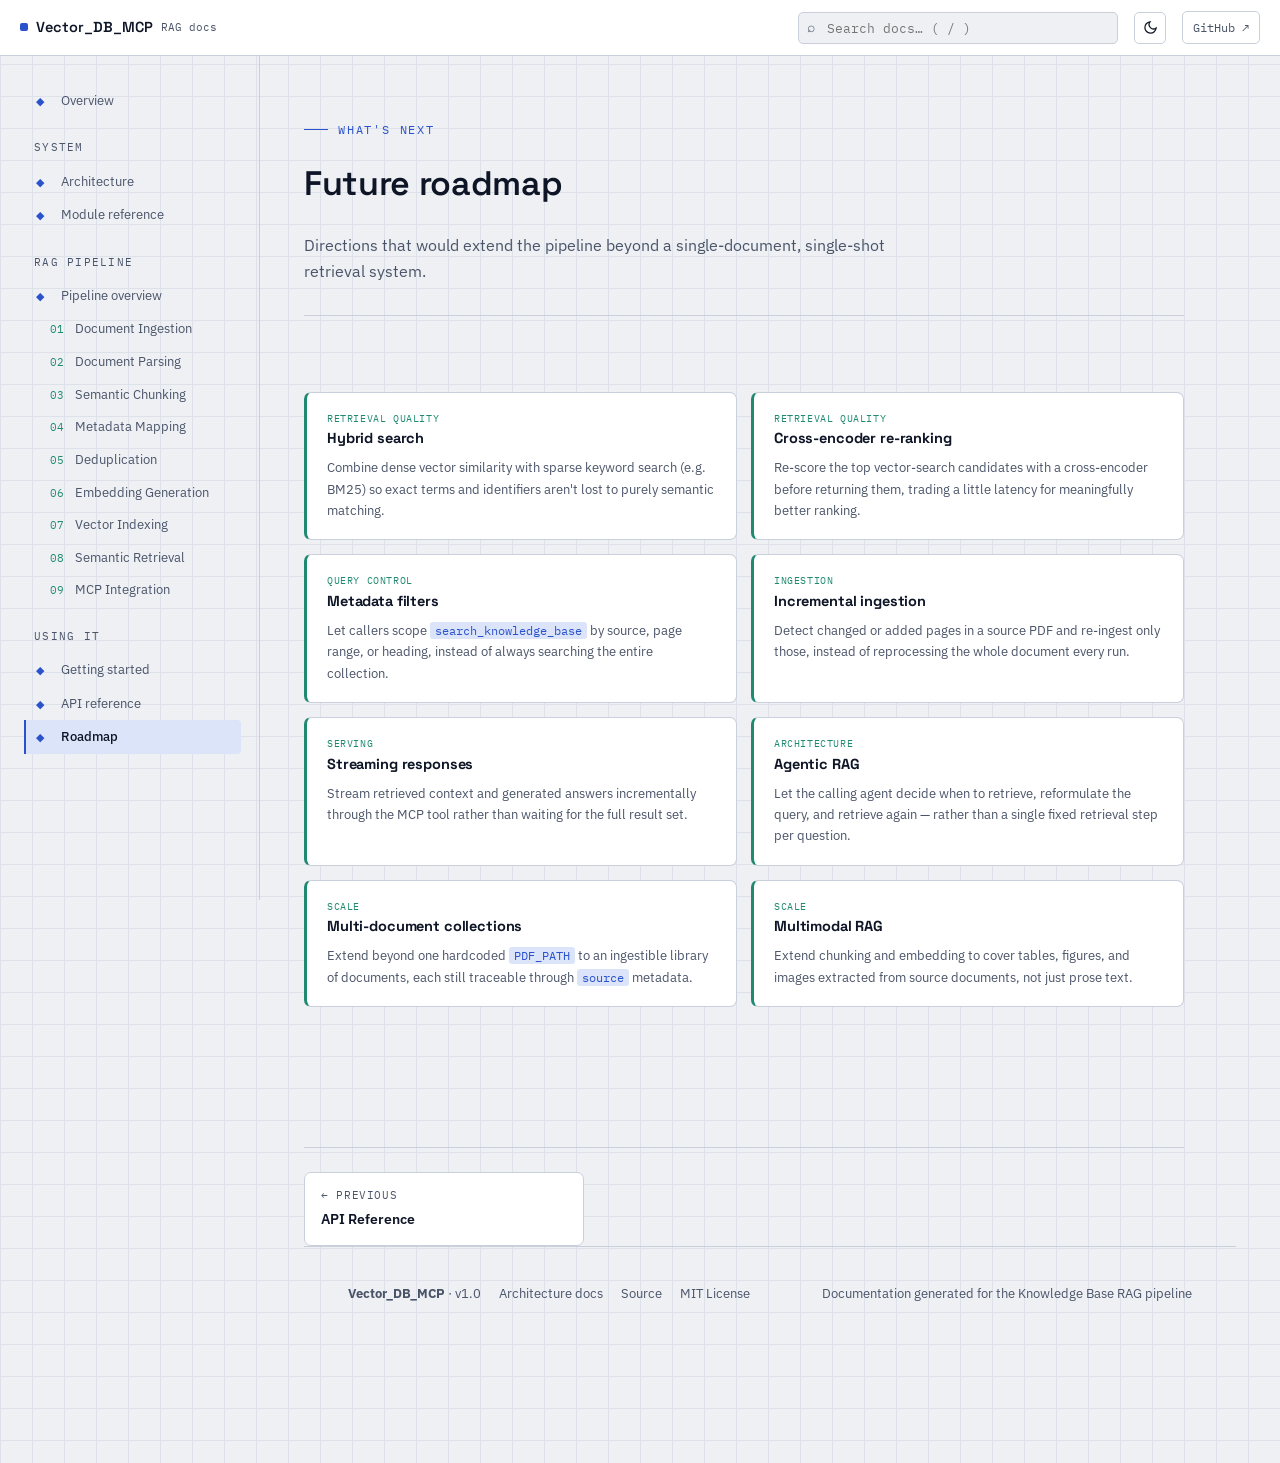
<file: docs/roadmap.html>
<!DOCTYPE html>
<html lang="en">
<head>
<meta charset="UTF-8">
<title>Roadmap — Vector_DB_MCP RAG Documentation</title>
<meta name="viewport" content="width=device-width, initial-scale=1.0">
<link rel="preconnect" href="https://fonts.googleapis.com">
<link href="https://fonts.googleapis.com/css2?family=Space+Grotesk:wght@400;500;600;700&family=IBM+Plex+Sans:wght@400;500;600&family=IBM+Plex+Mono:wght@400;500;600&display=swap" rel="stylesheet">
<link rel="stylesheet" href="css/style.css">
<link rel="stylesheet" href="css/dark-theme.css">
</head>
<body data-page="roadmap.html">

<header class="topbar">
  <button class="menu-btn" id="menu-toggle" aria-label="Toggle navigation">☰</button>
  <div class="brand"><span class="dot"></span>Vector_DB_MCP <small>RAG docs</small></div>
  <div class="search-box">
    <input id="search-input" type="text" placeholder="Search docs… ( / )" autocomplete="off">
    <div class="search-results" id="search-results"></div>
  </div>
  <button class="theme-toggle" id="theme-toggle" aria-label="Toggle dark mode">
    <svg class="icon-moon" viewBox="0 0 24 24" fill="none" stroke="currentColor" stroke-width="2"><path d="M21 12.79A9 9 0 1 1 11.21 3 7 7 0 0 0 21 12.79z"/></svg>
    <svg class="icon-sun" viewBox="0 0 24 24" fill="none" stroke="currentColor" stroke-width="2"><circle cx="12" cy="12" r="4"/><path d="M12 2v2M12 20v2M4.93 4.93l1.41 1.41M17.66 17.66l1.41 1.41M2 12h2M20 12h2M6.34 17.66l-1.41 1.41M19.07 4.93l-1.41 1.41"/></svg>
  </button>
  <a class="gh-link" href="https://github.com/Sprcool/Vector_DB_MCP" target="_blank" rel="noopener">GitHub ↗</a>
</header>

<div class="shell">
  <nav class="sidebar" id="sidebar">
    <div class="grp">
      <ul>
        <li><a href="index.html"><span class="n">◆</span>Overview</a></li>
      </ul>
    </div>

    <div class="grp">
      <div class="grp-label">System</div>
      <ul>
        <li><a href="architecture.html"><span class="n">◆</span>Architecture</a></li>
        <li><a href="modules.html"><span class="n">◆</span>Module reference</a></li>
      </ul>
    </div>

    <div class="grp">
      <div class="grp-label">RAG pipeline</div>
      <ul>
        <li><a href="pipeline.html"><span class="n">◆</span>Pipeline overview</a></li>
        <li class="sub"><a href="pipeline.html#s01"><span class="n">01</span>Document Ingestion</a></li>
        <li class="sub"><a href="pipeline.html#s02"><span class="n">02</span>Document Parsing</a></li>
        <li class="sub"><a href="pipeline.html#s03"><span class="n">03</span>Semantic Chunking</a></li>
        <li class="sub"><a href="pipeline.html#s04"><span class="n">04</span>Metadata Mapping</a></li>
        <li class="sub"><a href="pipeline.html#s05"><span class="n">05</span>Deduplication</a></li>
        <li class="sub"><a href="pipeline.html#s06"><span class="n">06</span>Embedding Generation</a></li>
        <li class="sub"><a href="pipeline.html#s07"><span class="n">07</span>Vector Indexing</a></li>
        <li class="sub"><a href="pipeline.html#s08"><span class="n">08</span>Semantic Retrieval</a></li>
        <li class="sub"><a href="pipeline.html#s09"><span class="n">09</span>MCP Integration</a></li>
      </ul>
    </div>

    <div class="grp">
      <div class="grp-label">Using it</div>
      <ul>
        <li><a href="getting-started.html"><span class="n">◆</span>Getting started</a></li>
        <li><a href="api.html"><span class="n">◆</span>API reference</a></li>
        <li><a href="roadmap.html"><span class="n">◆</span>Roadmap</a></li>
      </ul>
    </div>
  </nav>

  <main>
    <div class="content">

      <section class="hero" id="top" style="padding-bottom:8px;">
        <div class="eyebrow">What's next</div>
        <h1 style="font-size:34px;">Future roadmap</h1>
        <p class="lede">Directions that would extend the pipeline beyond a single-document, single-shot retrieval system.</p>
      </section>

      <section id="items" style="border-top:1px solid var(--line); margin-top:8px;">
        <div class="road-grid">
          <div class="road-card">
            <div class="status">Retrieval quality</div>
            <h4>Hybrid search</h4>
            <p>Combine dense vector similarity with sparse keyword search (e.g. BM25) so exact terms and identifiers aren't lost to purely semantic matching.</p>
          </div>
          <div class="road-card">
            <div class="status">Retrieval quality</div>
            <h4>Cross-encoder re-ranking</h4>
            <p>Re-score the top vector-search candidates with a cross-encoder before returning them, trading a little latency for meaningfully better ranking.</p>
          </div>
          <div class="road-card">
            <div class="status">Query control</div>
            <h4>Metadata filters</h4>
            <p>Let callers scope <code>search_knowledge_base</code> by source, page range, or heading, instead of always searching the entire collection.</p>
          </div>
          <div class="road-card">
            <div class="status">Ingestion</div>
            <h4>Incremental ingestion</h4>
            <p>Detect changed or added pages in a source PDF and re-ingest only those, instead of reprocessing the whole document every run.</p>
          </div>
          <div class="road-card">
            <div class="status">Serving</div>
            <h4>Streaming responses</h4>
            <p>Stream retrieved context and generated answers incrementally through the MCP tool rather than waiting for the full result set.</p>
          </div>
          <div class="road-card">
            <div class="status">Architecture</div>
            <h4>Agentic RAG</h4>
            <p>Let the calling agent decide when to retrieve, reformulate the query, and retrieve again — rather than a single fixed retrieval step per question.</p>
          </div>
          <div class="road-card">
            <div class="status">Scale</div>
            <h4>Multi-document collections</h4>
            <p>Extend beyond one hardcoded <code>PDF_PATH</code> to an ingestible library of documents, each still traceable through <code>source</code> metadata.</p>
          </div>
          <div class="road-card">
            <div class="status">Scale</div>
            <h4>Multimodal RAG</h4>
            <p>Extend chunking and embedding to cover tables, figures, and images extracted from source documents, not just prose text.</p>
          </div>
        </div>
      </section>

    </div>

    <div class="content">
      <div id="page-nav" class="page-nav"></div>
    </div>

    <footer class="site-footer">
      <div class="fl">
        <span><b>Vector_DB_MCP</b> · v1.0</span>
        <a href="architecture.html">Architecture docs</a>
        <a href="https://github.com/Sprcool/Vector_DB_MCP" target="_blank" rel="noopener">Source</a>
        <span>MIT License</span>
      </div>
      <span>Documentation generated for the Knowledge Base RAG pipeline</span>
    </footer>
  </main>
</div>

<script src="js/darkmode.js"></script>
<script src="js/navigation.js"></script>
<script src="js/search.js"></script>
</body>
</html>
</file>
<file: docs/css/style.css>
/* ============================================================
   Vector_DB_MCP — RAG documentation site
   Base (light) theme. Dark overrides live in dark-theme.css
   ============================================================ */

:root{
  --paper:#EEF0F4;
  --paper-raised:#FFFFFF;
  --ink:#0E1526;
  --ink-soft:#4A5468;
  --line:#C9D0DC;
  --line-soft:#DCE1EA;
  --accent:#2952CC;        /* ingestion / primary */
  --accent-soft:#DCE4FA;
  --accent2:#1F8A70;       /* retrieval / secondary */
  --accent2-soft:#DCF0EA;
  --hub:#0E1526;
  --hub-text:#FFFFFF;
  --hub-text-soft:#B9C3DC;
  --code-bg:#0E1526;
  --code-text:#DCE4FA;
  --code-comment:#7C8AAE;
  --shadow: 0 1px 2px rgba(14,21,38,.04);
  --sidebar-w: 260px;
  --topbar-h: 56px;
}

*{box-sizing:border-box;}
html{scroll-behavior:smooth;}
body{
  margin:0;
  background:
    linear-gradient(var(--line-soft) 1px, transparent 1px) 0 0/100% 32px,
    linear-gradient(90deg, var(--line-soft) 1px, transparent 1px) 0 0/32px 100%,
    var(--paper);
  color:var(--ink);
  font-family:'IBM Plex Sans', sans-serif;
  font-size:15px;
  line-height:1.65;
  transition:background-color .2s ease, color .2s ease;
}
h1,h2,h3,h4{font-family:'Space Grotesk', sans-serif; margin:0; letter-spacing:-0.01em;}
p{margin:0 0 14px;}
code,.mono,pre{font-family:'IBM Plex Mono', monospace;}
a{color:var(--accent); text-decoration:none;}
a:hover{text-decoration:underline;}
ul,ol{margin:0; padding:0;}
img,svg{max-width:100%;}

/* ---------- Topbar ---------- */
.topbar{
  position:sticky; top:0; z-index:40; height:var(--topbar-h);
  display:flex; align-items:center; gap:16px; padding:0 20px;
  background:var(--paper-raised); border-bottom:1px solid var(--line);
}
.topbar .brand{
  font-family:'Space Grotesk',sans-serif; font-weight:600; font-size:14.5px;
  display:flex; align-items:center; gap:8px; white-space:nowrap;
}
.topbar .brand .dot{width:8px; height:8px; border-radius:2px; background:var(--accent);}
.topbar .brand small{color:var(--ink-soft); font-weight:400; font-family:'IBM Plex Mono',monospace; font-size:11px;}
.menu-btn{
  display:none; background:none; border:1px solid var(--line); border-radius:4px;
  width:32px; height:32px; align-items:center; justify-content:center; cursor:pointer; color:var(--ink);
}
.search-box{
  position:relative; flex:1; max-width:320px; margin-left:auto;
}
.search-box input{
  width:100%; font-family:'IBM Plex Mono',monospace; font-size:12.5px;
  padding:7px 10px 7px 28px; border:1px solid var(--line); border-radius:5px;
  background:var(--paper); color:var(--ink); outline:none;
}
.search-box input:focus{border-color:var(--accent);}
.search-box::before{
  content:"⌕"; position:absolute; left:9px; top:50%; transform:translateY(-50%);
  color:var(--ink-soft); font-size:14px; pointer-events:none;
}
.search-results{
  position:absolute; top:calc(100% + 6px); left:0; right:0; background:var(--paper-raised);
  border:1px solid var(--line); border-radius:6px; box-shadow:0 8px 24px rgba(14,21,38,.12);
  max-height:340px; overflow-y:auto; display:none; z-index:50;
}
.search-results.open{display:block;}
.search-results a{
  display:block; padding:9px 12px; font-size:12.5px; color:var(--ink); border-bottom:1px solid var(--line-soft);
}
.search-results a:hover{background:var(--accent-soft); text-decoration:none;}
.search-results a .p{display:block; font-family:'IBM Plex Mono',monospace; font-size:10px; color:var(--ink-soft); margin-top:2px;}
.search-empty{padding:14px 12px; font-size:12px; color:var(--ink-soft);}

.theme-toggle{
  background:none; border:1px solid var(--line); border-radius:5px; width:32px; height:32px;
  display:flex; align-items:center; justify-content:center; cursor:pointer; color:var(--ink); flex:none;
}
.theme-toggle svg{width:15px; height:15px;}
.gh-link{
  display:flex; align-items:center; gap:6px; font-family:'IBM Plex Mono',monospace; font-size:12px;
  color:var(--ink-soft); border:1px solid var(--line); border-radius:5px; padding:6px 10px; flex:none;
}
.gh-link:hover{color:var(--ink); text-decoration:none; border-color:var(--ink-soft);}

/* ---------- Shell / sidebar ---------- */
.shell{display:flex; max-width:1320px; margin:0 auto; align-items:flex-start;}
.sidebar{
  width:var(--sidebar-w); flex:none; position:sticky; top:var(--topbar-h);
  height:calc(100vh - var(--topbar-h)); overflow-y:auto;
  padding:28px 18px 60px 24px; border-right:1px solid var(--line);
}
.sidebar .grp{margin-bottom:22px;}
.sidebar .grp-label{
  font-family:'IBM Plex Mono',monospace; font-size:10.5px; letter-spacing:.12em; text-transform:uppercase;
  color:var(--ink-soft); margin-bottom:8px; padding-left:10px;
}
.sidebar ul{list-style:none;}
.sidebar li a{
  display:flex; align-items:baseline; gap:9px; padding:6px 10px; border-left:2px solid transparent;
  color:var(--ink-soft); font-size:13px; border-radius:0 4px 4px 0;
}
.sidebar li a .n{font-family:'IBM Plex Mono',monospace; font-size:10.5px; color:var(--accent); width:16px; flex:none;}
.sidebar li a:hover{background:var(--line-soft); color:var(--ink); text-decoration:none;}
.sidebar li a.active{color:var(--ink); border-left-color:var(--accent); background:var(--accent-soft); font-weight:500;}
.sidebar li.sub a{padding-left:24px; font-size:12.5px;}
.sidebar li.sub a .n{color:var(--accent2);}

@media (max-width:940px){
  .sidebar{
    position:fixed; left:0; top:var(--topbar-h); z-index:39; background:var(--paper-raised);
    width:280px; transform:translateX(-100%); transition:transform .2s ease; box-shadow:0 8px 24px rgba(0,0,0,.12);
  }
  .sidebar.open{transform:translateX(0);}
  .menu-btn{display:flex;}
  .search-box{max-width:170px;}
}

main{flex:1; min-width:0; padding:0 44px 100px;}
.content{max-width:880px; padding-top:48px;}
.content.wide{max-width:1080px;}
section{padding-top:56px; scroll-margin-top:76px;}
section + section{border-top:1px solid var(--line);}

/* ---------- Hero ---------- */
.hero{padding-top:16px; padding-bottom:40px; border-top:none !important;}
.eyebrow{
  font-family:'IBM Plex Mono', monospace; font-size:12px; letter-spacing:.15em; text-transform:uppercase;
  color:var(--accent); margin-bottom:16px; display:flex; align-items:center; gap:10px;
}
.eyebrow::before{content:""; width:24px; height:1px; background:var(--accent);}
.hero h1{font-size:42px; font-weight:600; max-width:22ch;}
.hero h1 .sub{display:block; font-size:18px; font-weight:500; color:var(--ink-soft); margin-top:10px; letter-spacing:0;}
.hero p.lede{max-width:62ch; font-size:16px; color:var(--ink-soft); margin-top:20px;}
.flowline{display:flex; flex-wrap:wrap; align-items:center; gap:0; margin-top:24px; font-family:'IBM Plex Mono', monospace; font-size:11.5px;}
.flowline .step{color:var(--ink); padding:5px 9px; border:1px solid var(--line); border-radius:3px; background:var(--paper-raised); white-space:nowrap;}
.flowline .step.ingest{border-color:var(--accent); color:var(--accent);}
.flowline .step.retrieve{border-color:var(--accent2); color:var(--accent2);}
.flowline .arrow{color:var(--line); padding:0 3px; font-size:12px;}
.chips{display:flex; flex-wrap:wrap; gap:8px; margin-top:26px;}
.chip{
  font-family:'IBM Plex Mono', monospace; font-size:11.5px; padding:6px 11px;
  border:1px solid var(--line); border-radius:3px; background:var(--paper-raised); color:var(--ink-soft);
}
.chip.hi{color:var(--accent); border-color:var(--accent);}
.stats{display:grid; grid-template-columns:repeat(4,1fr); gap:1px; background:var(--line); border:1px solid var(--line); margin-top:36px;}
.stat{background:var(--paper-raised); padding:16px 18px;}
.stat .num{font-family:'Space Grotesk',sans-serif; font-size:24px; font-weight:600;}
.stat .lbl{font-size:11.5px; color:var(--ink-soft); margin-top:4px;}

/* ---------- Section headers ---------- */
.sec-head{display:flex; align-items:baseline; gap:14px; margin-bottom:8px; flex-wrap:wrap;}
.sec-head .tag{font-family:'IBM Plex Mono',monospace; font-size:11.5px; color:var(--accent); border:1px solid var(--accent); border-radius:3px; padding:2px 8px;}
.sec-head.retrieve .tag{color:var(--accent2); border-color:var(--accent2);}
.sec-head h2{font-size:25px; font-weight:600;}
.sec-sub{color:var(--ink-soft); max-width:66ch; margin:10px 0 28px;}

/* ---------- Cards / grids ---------- */
.card-grid{display:grid; grid-template-columns:repeat(2,1fr); gap:14px; margin:20px 0 40px;}
@media (max-width:760px){.card-grid{grid-template-columns:1fr;}}
.card{background:var(--paper-raised); border:1px solid var(--line); border-radius:7px; padding:18px 20px;}
.card h4{font-size:14.5px; font-weight:600; margin-bottom:8px; display:flex; align-items:center; gap:8px;}
.card p{color:var(--ink-soft); font-size:13.5px; margin:0;}
.card .icon{width:26px; height:26px; border-radius:5px; background:var(--accent-soft); color:var(--accent); display:flex; align-items:center; justify-content:center; font-size:13px; font-weight:600; flex:none;}

/* ---------- Diagram frame ---------- */
.diagram-frame{
  background:var(--paper-raised); border:1px solid var(--line); border-radius:6px;
  padding:26px 20px 14px; margin:20px 0 40px; overflow-x:auto;
}
.diagram-frame svg{width:100%; min-width:720px; height:auto; display:block;}
.diagram-frame.narrow svg{min-width:360px;}
.legend{display:flex; gap:20px; padding:10px 6px 0; font-size:12px; color:var(--ink-soft); flex-wrap:wrap;}
.legend span{display:inline-flex; align-items:center; gap:6px;}
.legend i{width:10px; height:10px; border-radius:2px; display:inline-block;}

/* ---------- Stage / module cards ---------- */
.stage-grid{display:flex; flex-direction:column;}
.stage-card{display:grid; grid-template-columns:60px 1fr; gap:20px; padding:28px 0; border-top:1px solid var(--line-soft);}
.stage-card:first-child{border-top:none;}
.stage-card .badge{font-family:'Space Grotesk',sans-serif; font-size:21px; font-weight:600; color:var(--accent);}
.stage-card.retrieve .badge{color:var(--accent2);}
.stage-card h3{font-size:16.5px; font-weight:600; display:flex; align-items:center; gap:10px; flex-wrap:wrap; scroll-margin-top:76px;}
.stage-card .file{
  font-family:'IBM Plex Mono',monospace; font-size:11.5px; color:var(--ink-soft);
  background:var(--paper); border:1px solid var(--line); border-radius:3px; padding:2px 8px;
}
.stage-card p{margin:10px 0 12px; color:var(--ink-soft); max-width:72ch;}
.field-grid{display:grid; grid-template-columns:110px 1fr; gap:6px 14px; margin:14px 0; font-size:13px;}
.field-grid dt{font-family:'IBM Plex Mono',monospace; font-size:11px; text-transform:uppercase; letter-spacing:.05em; color:var(--ink-soft); padding-top:2px;}
.field-grid dd{margin:0; color:var(--ink);}
pre{
  background:var(--code-bg); color:var(--code-text); font-size:12.5px;
  padding:14px 16px; border-radius:6px; overflow-x:auto; margin:0 0 14px;
}
pre .cm{color:var(--code-comment);}
:not(pre) > code{background:var(--accent-soft); color:var(--accent); padding:1px 5px; border-radius:3px; font-size:.92em;}

/* ---------- Table ---------- */
table{width:100%; border-collapse:collapse; margin:20px 0 40px; font-size:13.5px;}
th,td{text-align:left; padding:10px 14px; border-bottom:1px solid var(--line-soft); vertical-align:top;}
th{font-family:'IBM Plex Mono',monospace; font-size:10.5px; text-transform:uppercase; letter-spacing:.06em; color:var(--ink-soft); border-bottom:1px solid var(--line);}
td.file{font-family:'IBM Plex Mono',monospace; font-size:12.5px; white-space:nowrap;}

/* ---------- Steps (getting started) ---------- */
.steps{counter-reset:step; margin:20px 0 40px;}
.steps li{
  list-style:none; counter-increment:step; position:relative; padding:0 0 26px 46px; border-left:1px solid var(--line-soft); margin-left:15px;
}
.steps li:last-child{border-left-color:transparent; padding-bottom:0;}
.steps li::before{
  content:counter(step); position:absolute; left:-15px; top:0; width:30px; height:30px; border-radius:50%;
  background:var(--paper-raised); border:1px solid var(--accent); color:var(--accent); font-family:'IBM Plex Mono',monospace;
  font-size:12.5px; display:flex; align-items:center; justify-content:center;
}
.steps h4{font-size:14.5px; margin-bottom:6px;}
.steps p{color:var(--ink-soft); font-size:13.5px;}

/* ---------- Roadmap ---------- */
.road-grid{display:grid; grid-template-columns:repeat(2,1fr); gap:14px; margin:20px 0 40px;}
@media (max-width:760px){.road-grid{grid-template-columns:1fr;}}
.road-card{background:var(--paper-raised); border:1px solid var(--line); border-radius:7px; padding:18px 20px; border-left:3px solid var(--accent2);}
.road-card h4{font-size:14.5px; margin-bottom:6px;}
.road-card p{color:var(--ink-soft); font-size:13px; margin:0;}
.road-card .status{font-family:'IBM Plex Mono',monospace; font-size:10px; text-transform:uppercase; color:var(--accent2); letter-spacing:.06em;}

/* ---------- Page nav (prev/next) ---------- */
.page-nav{display:flex; justify-content:space-between; gap:16px; margin:52px 0 0; padding-top:24px; border-top:1px solid var(--line);}
.page-nav a{
  flex:1; max-width:280px; border:1px solid var(--line); border-radius:7px; padding:14px 16px; background:var(--paper-raised);
}
.page-nav a:hover{border-color:var(--accent); text-decoration:none;}
.page-nav .lbl{display:block; font-family:'IBM Plex Mono',monospace; font-size:10.5px; color:var(--ink-soft); text-transform:uppercase; letter-spacing:.06em;}
.page-nav .ttl{display:block; font-weight:600; color:var(--ink); margin-top:4px; font-size:13.5px;}
.page-nav .next{text-align:right; margin-left:auto;}

footer.site-footer{
  border-top:1px solid var(--line); padding:36px 44px 60px; color:var(--ink-soft); font-size:12.5px;
  display:flex; flex-wrap:wrap; gap:8px 22px; justify-content:space-between; align-items:center;
}
footer.site-footer .fl{display:flex; gap:18px; flex-wrap:wrap;}
footer.site-footer a{color:var(--ink-soft);}
footer.site-footer a:hover{color:var(--accent);}
</file>
<file: docs/css/dark-theme.css>
/* ============================================================
   Dark theme overrides — applied when <html data-theme="dark">
   ============================================================ */
html[data-theme="dark"]{
  --paper:#0B0F1A;
  --paper-raised:#121826;
  --ink:#EDEFF4;
  --ink-soft:#9AA4BD;
  --line:#232B3D;
  --line-soft:#1A2130;
  --accent:#7C97FF;
  --accent-soft:#1B2440;
  --accent2:#3FD8AE;
  --accent2-soft:#0F2A22;
  --hub:#1B2440;
  --hub-text:#F4F6FB;
  --hub-text-soft:#AEB9D6;
  --code-bg:#070A12;
  --code-text:#D7DEEF;
  --code-comment:#5C6A8C;
}
html[data-theme="dark"] .search-results{box-shadow:0 8px 24px rgba(0,0,0,.5);}
html[data-theme="dark"] .theme-toggle .icon-sun{display:inline-flex;}
html[data-theme="dark"] .theme-toggle .icon-moon{display:none;}
html:not([data-theme="dark"]) .theme-toggle .icon-sun{display:none;}
html:not([data-theme="dark"]) .theme-toggle .icon-moon{display:inline-flex;}
</file>
